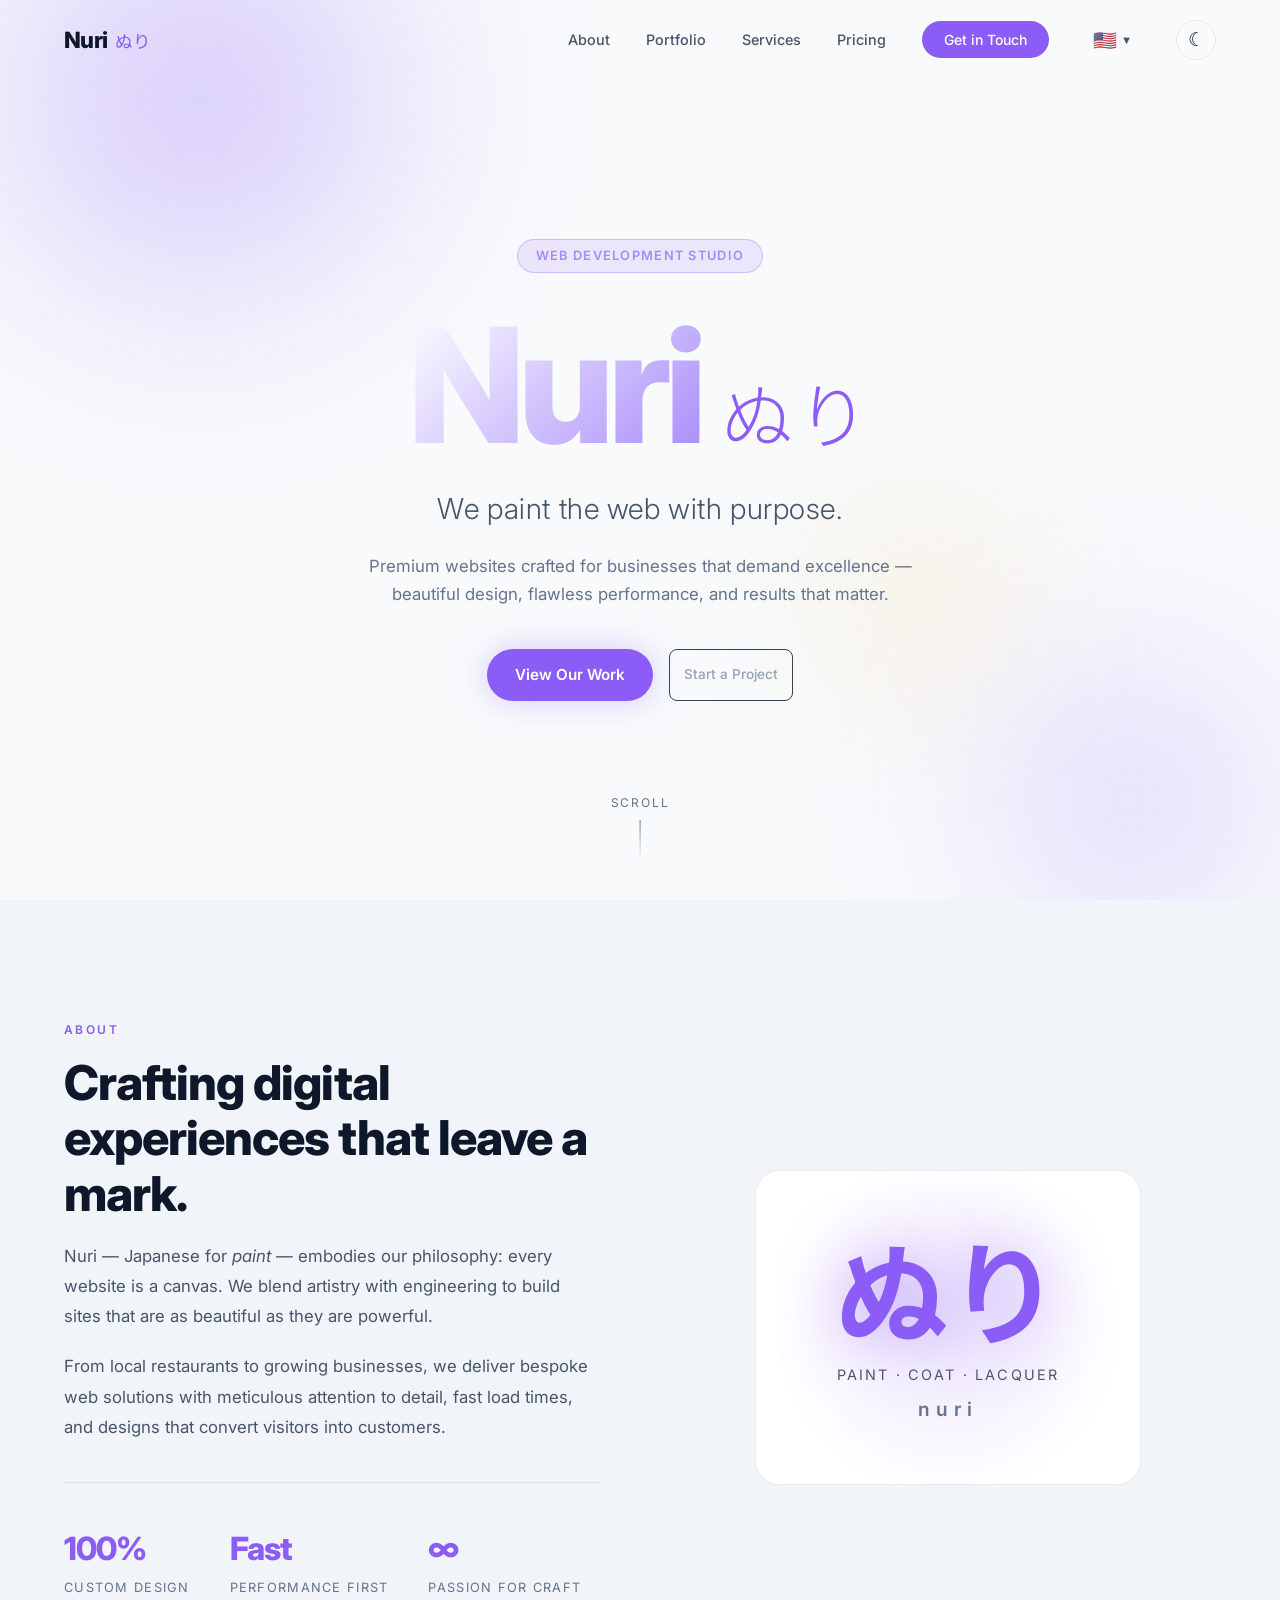
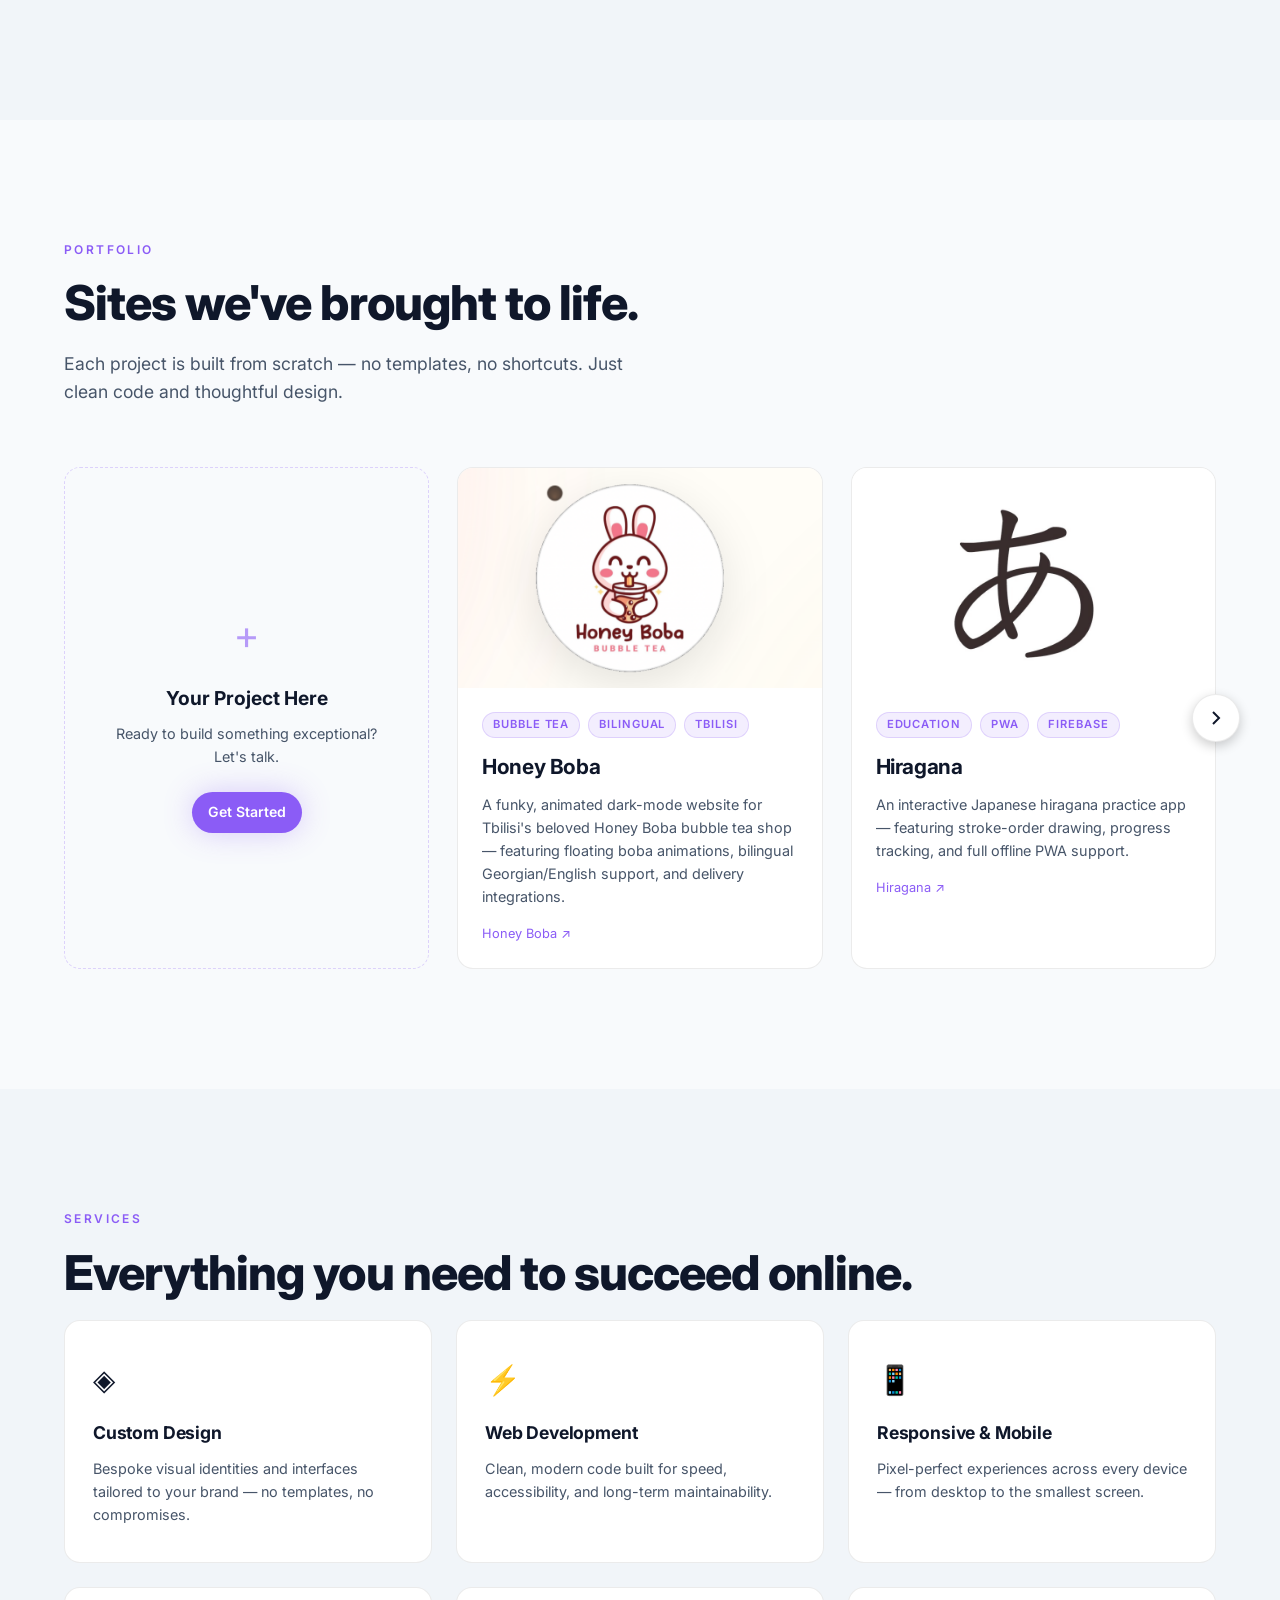
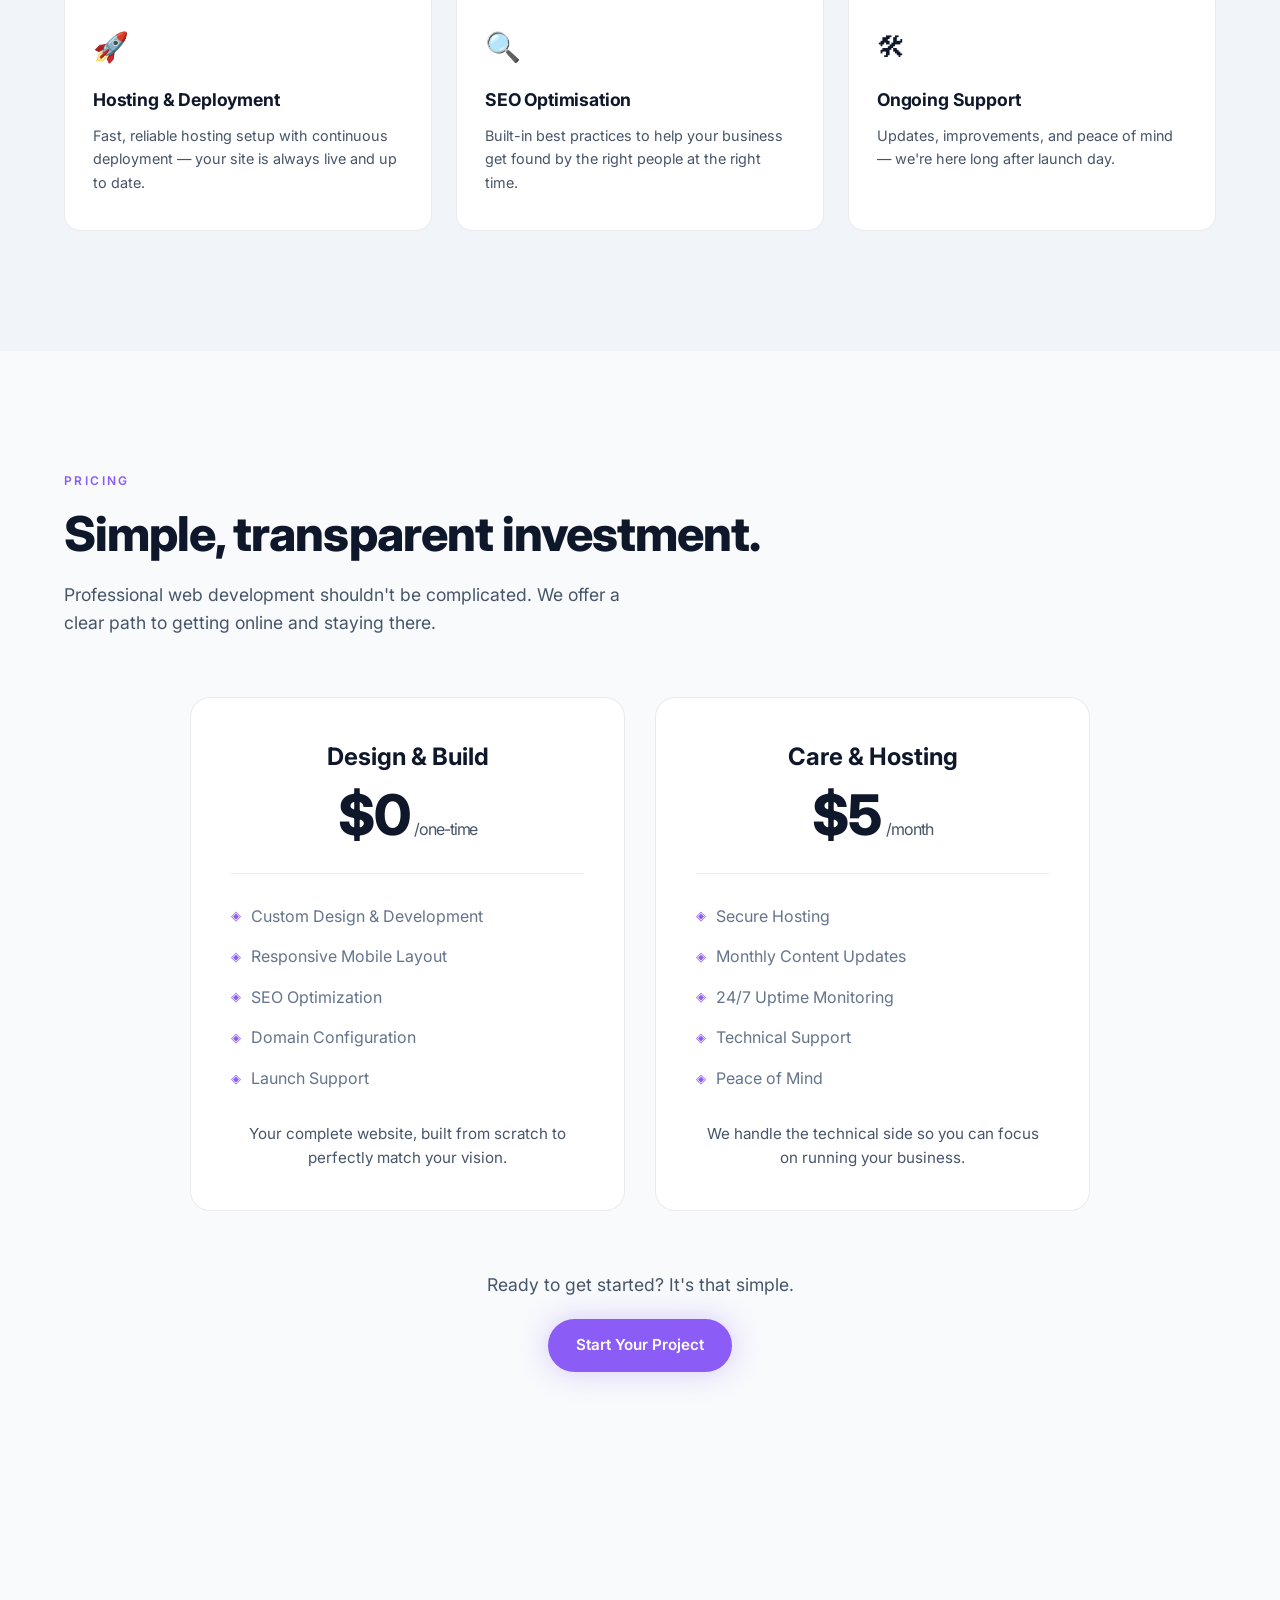
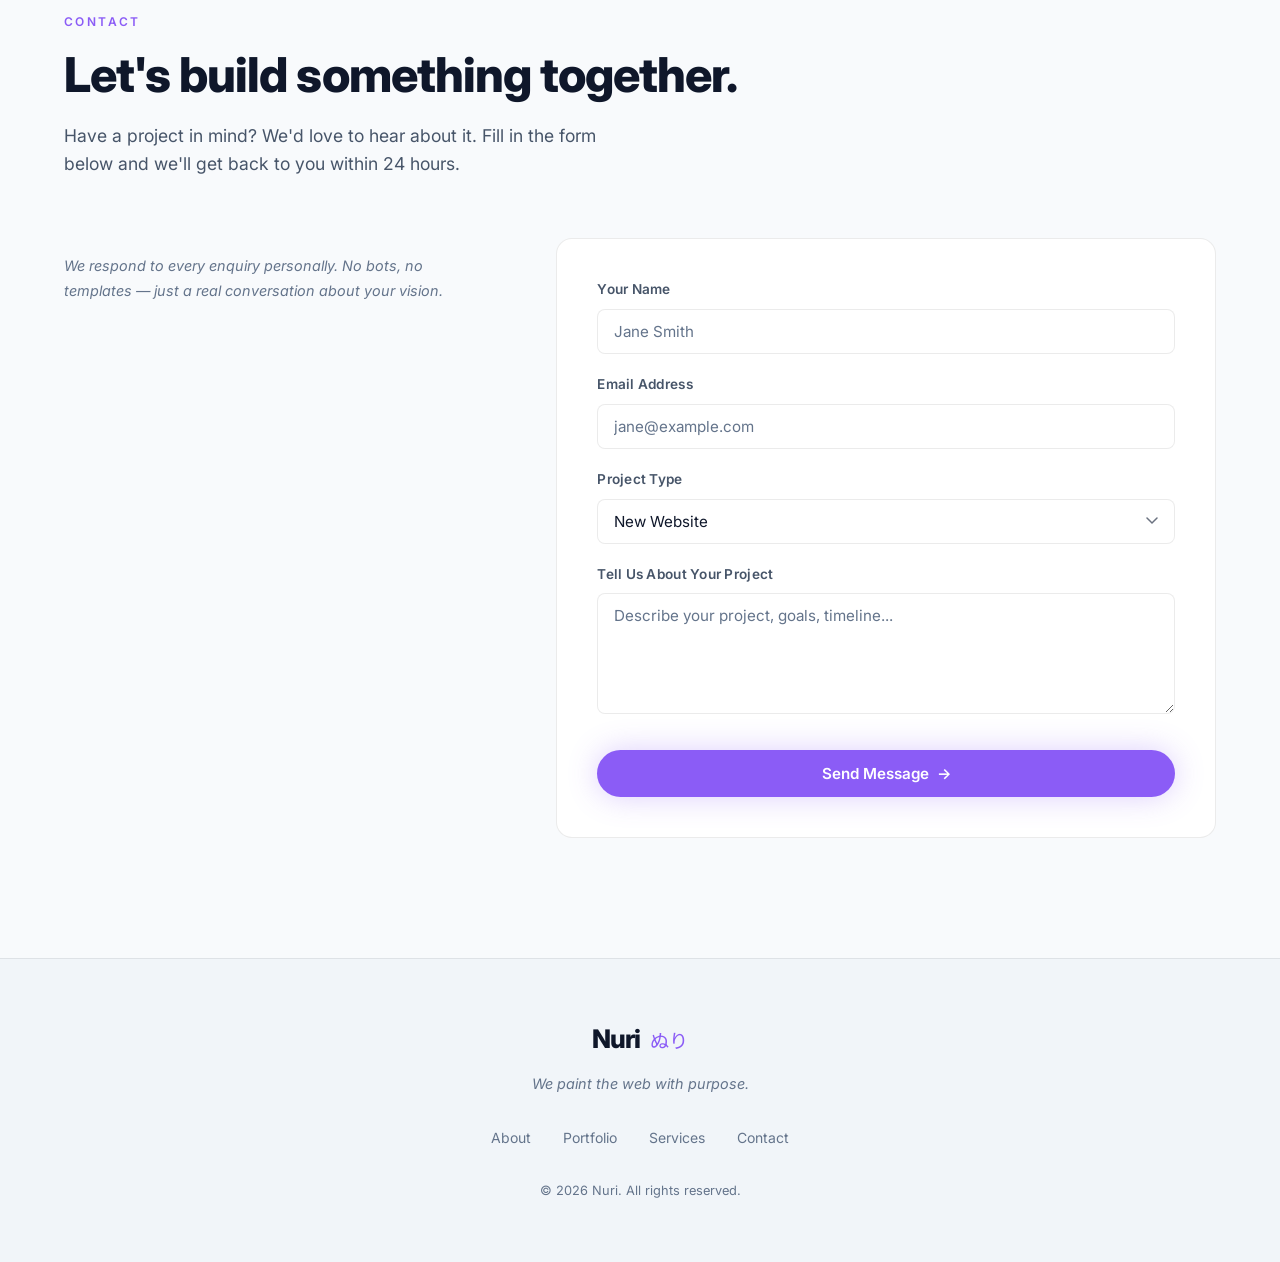
<file: en/index.html>
<!DOCTYPE html>
<html lang="en">

<head>
    <base href="/">
    <!-- Google tag (gtag.js) -->
    <script async src="https://www.googletagmanager.com/gtag/js?id=G-W6KYEJ23QR"></script>
    <script>
        window.dataLayer = window.dataLayer || [];
        function gtag() { dataLayer.push(arguments); }
        gtag('js', new Date());

        gtag('config', 'G-W6KYEJ23QR');
    </script>
    <meta charset="UTF-8" />
    <meta name="viewport" content="width=device-width, initial-scale=1.0" />
    <title>Nuri ぬり — Web Development</title>
    <meta name="description"
        content="Nuri ぬり is a premium web development studio crafting beautiful, high-performance websites for businesses that want to stand out." />
    <meta name="keywords"
        content="web development, studio, custom websites, professional web design, performance websites, Nuri" />
    <link rel="canonical" href="https://nuri.software/" />

    <!-- Open Graph / Facebook -->
    <meta property="og:type" content="website" />
    <meta property="og:url" content="https://nuri.software/" />
    <meta property="og:title" content="Nuri ぬり — Web Development" />
    <meta property="og:description"
        content="Nuri ぬり is a premium web development studio crafting beautiful, high-performance websites for businesses that want to stand out." />
    <meta property="og:image" content="https://nuri.software/img/og-image.png" />

    <!-- Twitter -->
    <meta property="twitter:card" content="summary_large_image" />
    <meta property="twitter:url" content="https://nuri.software/" />
    <meta property="twitter:title" content="Nuri ぬり — Web Development" />
    <meta property="twitter:description"
        content="Nuri ぬり is a premium web development studio crafting beautiful, high-performance websites for businesses that want to stand out." />
    <meta property="twitter:image" content="https://nuri.software/img/og-image.png" />

    <link rel="preconnect" href="https://fonts.googleapis.com" />
    <link rel="preconnect" href="https://fonts.gstatic.com" crossorigin />
    <link
        href="https://fonts.googleapis.com/css2?family=Inter:wght@300;400;500;600;700;800&family=Noto+Sans+JP:wght@300;400;700&display=swap"
        rel="stylesheet" />
    <link rel="icon" type="image/png" href="favicon.png">
    <link rel="stylesheet" href="styles.css" />

    <!-- Schema.org Data for AI Agents / Search Engines -->
    <script type="application/ld+json">
    {
      "@context": "https://schema.org",
      "@type": "ProfessionalService",
      "name": "Nuri Web Development",
      "url": "https://nuri.software/",
      "logo": "https://nuri.software/img/og-image.png",
      "image": "https://nuri.software/img/og-image.png",
      "description": "Nuri ぬり is a premium web development studio capable of engineering powerful, custom digital experiences of any scale—from landing pages to complex web applications and PWAs.",
      "priceRange": "$",
      "telephone": "",
      "email": "",
      "address": {
        "@type": "PostalAddress",
        "addressCountry": "Global"
      },
      "aggregateRating": {
        "@type": "AggregateRating",
        "ratingValue": "5",
        "reviewCount": "10"
      },
      "makesOffer": [
        {
          "@type": "Offer",
          "itemOffered": {
            "@type": "Service",
            "name": "Custom Engineering & Build",
            "description": "Complete bespoke engineering for websites, web apps, and digital platforms."
          },
          "price": "0",
          "priceCurrency": "USD"
        },
        {
          "@type": "Offer",
          "itemOffered": {
            "@type": "Service",
            "name": "Infrastructure & Maintenance",
            "description": "Continuous code updates, server management, and 24/7 technical support."
          },
          "price": "5",
          "priceCurrency": "USD"
        }
      ]
    }
    </script>
    <script>window.siteLang = "en";</script>
</head>

<body>

    <!-- Navigation -->
    <nav class="nav" id="nav">
        <div class="nav-inner">
            <a href="#hero" class="nav-logo">
                <span class="logo-en">Nuri</span>
                <span class="logo-jp">ぬり</span>
            </a>
            <button class="nav-toggle" id="navToggle" aria-label="Toggle menu"
                onclick="gtag('event', 'click', { 'event_category': 'Navigation', 'event_label': 'Mobile Menu Toggle' });">
                <span></span><span></span><span></span>
            </button>
            <ul class="nav-links" id="navLinks">
                <li><a href="#about">About</a></li>
                <li><a href="#portfolio">Portfolio</a></li>
                <li><a href="#services">Services</a></li>
                <li><a href="#pricing">Pricing</a></li>
                <li><a href="#contact" class="nav-cta"
                        onclick="gtag('event', 'click', { 'event_category': 'Navigation', 'event_label': 'Get in Touch' });">Get
                        in Touch</a></li>
                <li style="position: relative;" id="langDropdownContainer">
                    <button id="langToggle" class="lang-btn" aria-label="Select Language"
                        style="background:none; border:none; cursor:pointer; font-size:1.2rem; padding: 0.5rem; display: flex; align-items: center; gap: 4px;"
                        onclick="const m = document.getElementById('langMenu'); m.style.display = m.style.display === 'none' ? 'flex' : 'none';">
                        <span id="currentLangFlag">🇺🇸</span>
                        <span style="font-size: 0.7rem; color: var(--text-muted)">▼</span>
                    </button>
                    <ul id="langMenu"
                        style="display: none; position: absolute; top: 100%; right: 0; background: #ffffff; border: 1px solid #e2e2e2; border-radius: 8px; padding: 0.5rem; list-style: none; margin: 0; box-shadow: 0 4px 16px rgba(0,0,0,0.15); flex-direction: column; gap: 0.5rem; z-index: 99999; min-width: 120px;">
                        <li><a href="/en"
                                style="text-decoration: none; display: block; padding: 0.4rem; color: #1a1a2e; border-radius: 4px;"
                                onmouseover="this.style.background='#f3f0ff'"
                                onmouseout="this.style.background='transparent'">🇺🇸 English</a></li>
                        <li><a href="/ge"
                                style="text-decoration: none; display: block; padding: 0.4rem; color: #1a1a2e; border-radius: 4px;"
                                onmouseover="this.style.background='#f3f0ff'"
                                onmouseout="this.style.background='transparent'">🇬🇪 ქართული</a></li>
                        <li><a href="/es"
                                style="text-decoration: none; display: block; padding: 0.4rem; color: #1a1a2e; border-radius: 4px;"
                                onmouseover="this.style.background='#f3f0ff'"
                                onmouseout="this.style.background='transparent'">🇪🇸 Español</a></li>
                    </ul>
                </li>
                <li>
                    <button id="themeToggle" class="theme-toggle" aria-label="Toggle dark mode"
                        onclick="gtag('event', 'click', { 'event_category': 'Theme', 'event_label': 'Dark Mode Toggle' });">
                        <span class="theme-icon-light">☀</span>
                        <span class="theme-icon-dark">☾</span>
                    </button>
                </li>
            </ul>
        </div>
    </nav>

    <main>
        <!-- Hero -->
        <section class="hero" id="hero">
            <div class="hero-bg">
                <div class="hero-orb orb-1"></div>
                <div class="hero-orb orb-2"></div>
                <div class="hero-orb orb-3"></div>
            </div>
            <div class="hero-content">
                <div class="hero-badge reveal">Web Development Studio</div>
                <h1 class="hero-title reveal">
                    <span class="title-en">Nuri</span>
                    <span class="title-jp">ぬり</span>
                </h1>
                <p class="hero-tagline reveal">We paint the web with purpose.</p>
                <p class="hero-sub reveal">Premium websites crafted for businesses that demand excellence — beautiful
                    design, flawless performance, and results that matter.</p>
                <div class="hero-actions reveal">
                    <a href="#portfolio" class="btn btn-primary"
                        onclick="gtag('event', 'click', { 'event_category': 'Hero', 'event_label': 'View Our Work' });">View
                        Our Work</a>
                    <a href="#contact" class="btn btn-ghost"
                        onclick="gtag('event', 'click', { 'event_category': 'Hero', 'event_label': 'Start a Project' });">Start
                        a Project</a>
                </div>
            </div>
            <div class="hero-scroll-hint">
                <span>Scroll</span>
                <div class="scroll-line"></div>
            </div>
        </section>

        <!-- About -->
        <section class="about section" id="about">
            <div class="container">
                <div class="section-label reveal">About</div>
                <div class="about-grid">
                    <div class="about-text">
                        <h2 class="section-title reveal">Crafting digital experiences that leave a mark.</h2>
                        <p class="reveal">Nuri — Japanese for <em>paint</em> — embodies our philosophy: every website is
                            a
                            canvas. We blend artistry with engineering to build sites that are as beautiful as they are
                            powerful.</p>
                        <p class="reveal">From local restaurants to growing businesses, we deliver bespoke web solutions
                            with meticulous attention to detail, fast load times, and designs that convert visitors into
                            customers.</p>
                        <div class="about-stats reveal">
                            <div class="stat">
                                <span class="stat-num">100%</span>
                                <span class="stat-label">Custom Design</span>
                            </div>
                            <div class="stat">
                                <span class="stat-num">Fast</span>
                                <span class="stat-label">Performance First</span>
                            </div>
                            <div class="stat">
                                <span class="stat-num">∞</span>
                                <span class="stat-label">Passion for Craft</span>
                            </div>
                        </div>
                    </div>
                    <div class="about-visual reveal">
                        <div class="kanji-card">
                            <div class="kanji-char">ぬり</div>
                            <div class="kanji-meaning">paint · coat · lacquer</div>
                            <div class="kanji-romaji">nuri</div>
                        </div>
                    </div>
                </div>
            </div>
        </section>

        <!-- Portfolio -->
        <section class="portfolio section" id="portfolio">
            <div class="container">
                <div class="section-label reveal">Portfolio</div>
                <h2 class="section-title reveal">Sites we've brought to life.</h2>
                <p class="section-sub reveal">Each project is built from scratch — no templates, no shortcuts. Just
                    clean
                    code and thoughtful design.</p>
                <div class="portfolio-carousel-wrapper">
                    <button class="carousel-btn carousel-prev" aria-label="Previous portfolio items" id="portfolioPrev">
                        <svg width="24" height="24" viewBox="0 0 24 24" fill="none" stroke="currentColor"
                            stroke-width="2">
                            <path d="M15 18l-6-6 6-6" />
                        </svg>
                    </button>
                    <div class="portfolio-grid" id="portfolioGrid">
                        <!-- Placeholder card -->
                        <a href="#contact" class="portfolio-card portfolio-card-cta reveal"
                            onclick="gtag('event', 'click', { 'event_category': 'Portfolio', 'event_label': 'Get Started CTA Card' });">
                            <div class="card-cta-inner">
                                <div class="card-cta-icon">+</div>
                                <h3>Your Project Here</h3>
                                <p>Ready to build something exceptional? Let's talk.</p>
                                <span class="btn btn-primary btn-sm">Get Started</span>
                            </div>
                        </a>

                        <a href="https://nurihq.github.io/honey-boba/" target="_blank" rel="noopener"
                            class="portfolio-card reveal" id="card-honeyboba">
                            <div class="card-image-wrap">
                                <div class="card-image">
                                    <img src="img/portfolio/honeyboba.png" alt="Honey Boba Website" class="project-shot"
                                        loading="lazy">
                                    <div class="card-overlay">
                                        <span class="card-visit-btn">Visit Site ↗</span>
                                    </div>
                                </div>
                            </div>
                            <div class="card-body">
                                <div class="card-tags">
                                    <span class="tag">Bubble Tea</span>
                                    <span class="tag">Bilingual</span>
                                    <span class="tag">Tbilisi</span>
                                </div>
                                <h3 class="card-title">Honey Boba</h3>
                                <p class="card-desc">A funky, animated dark-mode website for Tbilisi's beloved Honey
                                    Boba bubble tea shop — featuring floating boba animations, bilingual
                                    Georgian/English support, and delivery integrations.</p>
                                <span class="card-link">
                                    Honey Boba <span class="link-arrow">↗</span>
                                </span>
                            </div>
                        </a>

                        <a href="https://hiragana.site" target="_blank" rel="noopener" class="portfolio-card reveal"
                            id="card-hiragana">
                            <div class="card-image-wrap">
                                <div class="card-image">
                                    <img src="img/portfolio/hiragana.png" alt="Hiragana Practice App"
                                        class="project-shot" loading="lazy">
                                    <div class="card-overlay">
                                        <span class="card-visit-btn">Visit Site ↗</span>
                                    </div>
                                </div>
                            </div>
                            <div class="card-body">
                                <div class="card-tags">
                                    <span class="tag">Education</span>
                                    <span class="tag">PWA</span>
                                    <span class="tag">Firebase</span>
                                </div>
                                <h3 class="card-title">Hiragana</h3>
                                <p class="card-desc">An interactive Japanese hiragana practice app — featuring
                                    stroke-order
                                    drawing, progress tracking, and full offline PWA support.</p>
                                <span class="card-link">
                                    Hiragana <span class="link-arrow">↗</span>
                                </span>
                            </div>
                        </a>

                        <a href="https://nurihq.github.io/mao-bubble-tea/" target="_blank" rel="noopener"
                            class="portfolio-card reveal" id="card-mao">
                            <div class="card-image-wrap">
                                <div class="card-image">
                                    <img src="img/portfolio/mao.png" alt="Mao Bubble Tea Website" class="project-shot"
                                        loading="lazy">
                                    <div class="card-overlay">
                                        <span class="card-visit-btn">Visit Site ↗</span>
                                    </div>
                                </div>
                            </div>
                            <div class="card-body">
                                <div class="card-tags">
                                    <span class="tag">Bubble Tea</span>
                                    <span class="tag">Cute</span>
                                    <span class="tag">Animations</span>
                                </div>
                                <h3 class="card-title">Mao Bubble Tea</h3>
                                <p class="card-desc">A super cute, fun, and funky website for Tbilisi's premier bubble
                                    tea
                                    shop
                                    — featuring playful animations and vibrant design.</p>
                                <span class="card-link">
                                    Mao Bubble Tea <span class="link-arrow">↗</span>
                                </span>
                            </div>
                        </a>

                        <a href="https://nurihq.github.io/but-first-cacao/" target="_blank" rel="noopener"
                            class="portfolio-card reveal" id="card-butfirstcacao">
                            <div class="card-image-wrap">
                                <div class="card-image">
                                    <img src="img/portfolio/butfirstcacao.png" alt="But First Cacao Website"
                                        class="project-shot" loading="lazy">
                                    <div class="card-overlay">
                                        <span class="card-visit-btn">Visit Site ↗</span>
                                    </div>
                                </div>
                            </div>
                            <div class="card-body">
                                <div class="card-tags">
                                    <span class="tag">Cacao Bar</span>
                                    <span class="tag">Bilingual</span>
                                    <span class="tag">Tbilisi</span>
                                </div>
                                <h3 class="card-title">But First Cacao</h3>
                                <p class="card-desc">A premium bilingual website for Tbilisi's specialty
                                    bean-to-bar cacao bar — featuring signature cacao drinks, playful cat
                                    mascot branding, and a warm chocolate aesthetic.</p>
                                <span class="card-link">
                                    But First Cacao <span class="link-arrow">↗</span>
                                </span>
                            </div>
                        </a>

                        <!-- <a href="https://nurihq.github.io/los-amigos/" target="_blank" rel="noopener"
                            class="portfolio-card reveal" id="card-losamigos">
                            <div class="card-image-wrap">
                                <div class="card-image">
                                    <img src="img/portfolio/losamigos.png" alt="Los Amigos Website" class="project-shot"
                                        loading="lazy">
                                    <div class="card-overlay">
                                        <span class="card-visit-btn">Visit Site ↗</span>
                                    </div>
                                </div>
                            </div>
                            <div class="card-body">
                                <div class="card-tags">
                                    <span class="tag">Mexican</span>
                                    <span class="tag">Bilingual</span>
                                    <span class="tag">Tbilisi</span>
                                </div>
                                <h3 class="card-title">Los Amigos</h3>
                                <p class="card-desc">A fun, vibrant, light-themed bilingual website for a popular
                                    Mexican restaurant in Tbilisi — featuring a seamless Wolt menu integration.</p>
                                <span class="card-link">
                                    Los Amigos <span class="link-arrow">↗</span>
                                </span>
                            </div>
                        </a> -->

                        <a href="https://nurihq.github.io/margaliti-collection/" target="_blank" rel="noopener"
                            class="portfolio-card reveal" id="card-margaliti">
                            <div class="card-image-wrap">
                                <div class="card-image">
                                    <img src="img/portfolio/margaliti.png" alt="Margaliti Collection Website"
                                        class="project-shot" loading="lazy">
                                    <div class="card-overlay">
                                        <span class="card-visit-btn">Visit Site ↗</span>
                                    </div>
                                </div>
                            </div>
                            <div class="card-body">
                                <div class="card-tags">
                                    <span class="tag">Cheese Bar</span>
                                    <span class="tag">Bilingual</span>
                                    <span class="tag">Tbilisi</span>
                                </div>
                                <h3 class="card-title">Margaliti Collection</h3>
                                <p class="card-desc">A premium bilingual website for Tbilisi's boutique Cheese Bar &amp;
                                    More
                                    — featuring artisan cheeses, delivery links, and a rich editorial design.</p>
                                <span class="card-link">
                                    Margaliti Collection <span class="link-arrow">↗</span>
                                </span>
                            </div>
                        </a>

                        <!-- <a href="https://nurihq.github.io/stop-smoking-sakartvelo/" target="_blank" rel="noopener"
                            class="portfolio-card reveal" id="card-stopsmoking">
                            <div class="card-image-wrap">
                                <div class="card-image">
                                    <img src="img/portfolio/stopsmoking.png" alt="Stop Smoking Sakartvelo Website"
                                        class="project-shot" loading="lazy">
                                    <div class="card-overlay">
                                        <span class="card-visit-btn">Visit Site ↗</span>
                                    </div>
                                </div>
                            </div>
                            <div class="card-body">
                                <div class="card-tags">
                                    <span class="tag">Landing Page</span>
                                    <span class="tag">Campaign</span>
                                    <span class="tag">Animations</span>
                                </div>
                                <h3 class="card-title">Stop Smoking Sakartvelo</h3>
                                <p class="card-desc">An emotionally impactful, cinematic single-page campaign aimed at
                                    helping youth find their purpose and quit smoking.</p>
                                <span class="card-link">
                                    Stop Smoking Sakartvelo <span class="link-arrow">↗</span>
                                </span>
                            </div>
                        </a> -->

                        <!-- <a href="https://nurihq.github.io/castaways-cafe" target="_blank" rel="noopener"
                            class="portfolio-card reveal" id="card-castaways">
                            <div class="card-image-wrap">
                                <div class="card-image">
                                    <img src="img/portfolio/castaways.png" alt="Castaways Cafe Website"
                                        class="project-shot" loading="lazy">
                                    <div class="card-overlay">
                                        <span class="card-visit-btn">Visit Site ↗</span>
                                    </div>
                                </div>
                            </div>
                            <div class="card-body">
                                <div class="card-tags">
                                    <span class="tag">Restaurant</span>
                                    <span class="tag">React</span>
                                    <span class="tag">Vite</span>
                                </div>
                                <h3 class="card-title">Castaways Cafe</h3>
                                <p class="card-desc">A vibrant, full-featured website for a beloved local cafe —
                                    featuring
                                    an
                                    interactive menu, gallery, and seamless online presence.</p>
                                <span class="card-link">
                                    Castaways Cafe <span class="link-arrow">↗</span>
                                </span>
                            </div>
                        </a> -->

                        <!-- <a href="https://nurihq.github.io/katie-cakes" target="_blank" rel="noopener"
                            class="portfolio-card reveal" id="card-katie">
                            <div class="card-image-wrap">
                                <div class="card-image">
                                    <img src="img/portfolio/katiecakes.png" alt="Katie Cakes Website"
                                        class="project-shot" loading="lazy">
                                    <div class="card-overlay">
                                        <span class="card-visit-btn">Visit Site ↗</span>
                                    </div>
                                </div>
                            </div>
                            <div class="card-body">
                                <div class="card-tags">
                                    <span class="tag">Bakery</span>
                                    <span class="tag">HTML</span>
                                    <span class="tag">CSS</span>
                                </div>
                                <h3 class="card-title">Katie Cakes</h3>
                                <p class="card-desc">A warm, elegant website for a boutique cake studio — showcasing
                                    their
                                    beautiful creations and making it easy for customers to get in touch.</p>
                                <span class="card-link">
                                    Katie Cakes <span class="link-arrow">↗</span>
                                </span>
                            </div>
                        </a> -->

                        <a href="https://katakana.site" target="_blank" rel="noopener" class="portfolio-card reveal"
                            id="card-katakana">
                            <div class="card-image-wrap">
                                <div class="card-image">
                                    <img src="img/portfolio/katakana.png" alt="Katakana Practice App"
                                        class="project-shot" loading="lazy">
                                    <div class="card-overlay">
                                        <span class="card-visit-btn">Visit Site ↗</span>
                                    </div>
                                </div>
                            </div>
                            <div class="card-body">
                                <div class="card-tags">
                                    <span class="tag">Education</span>
                                    <span class="tag">PWA</span>
                                    <span class="tag">Firebase</span>
                                </div>
                                <h3 class="card-title">Katakana</h3>
                                <p class="card-desc">A companion app to Hiragana.site for mastering katakana — with the
                                    same
                                    polished practice experience and cloud-synced progress.</p>
                                <span class="card-link">
                                    Katakana <span class="link-arrow">↗</span>
                                </span>
                            </div>
                        </a>

                        <!-- <a href="https://nurihq.github.io/warren-cafe/" target="_blank" rel="noopener"
                            class="portfolio-card reveal" id="card-warren">
                            <div class="card-image-wrap">
                                <div class="card-image">
                                    <img src="img/portfolio/warren.png" alt="Warren Cafe Website" class="project-shot"
                                        loading="lazy">
                                    <div class="card-overlay">
                                        <span class="card-visit-btn">Visit Site ↗</span>
                                    </div>
                                </div>
                            </div>
                            <div class="card-body">
                                <div class="card-tags">
                                    <span class="tag">Cafe</span>
                                    <span class="tag">Brunch</span>
                                    <span class="tag">Bilingual</span>
                                </div>
                                <h3 class="card-title">Warren Cafe & Brunch</h3>
                                <p class="card-desc">A premium bilingual website for a beloved Buenos Aires brunch café
                                    —
                                    featuring the menu, delivery links, and two locations in Palermo & Recoleta.</p>
                                <span class="card-link">
                                    Warren Cafe & Brunch <span class="link-arrow">↗</span>
                                </span>
                            </div>
                        </a> -->

                        <!-- <a href="https://nurihq.github.io/myboba/" target="_blank" rel="noopener"
                            class="portfolio-card reveal" id="card-myboba">
                            <div class="card-image-wrap">
                                <div class="card-image">
                                    <img src="img/portfolio/myboba.png" alt="MyBoba Website" class="project-shot"
                                        loading="lazy">
                                    <div class="card-overlay">
                                        <span class="card-visit-btn">Visit Site ↗</span>
                                    </div>
                                </div>
                            </div>
                            <div class="card-body">
                                <div class="card-tags">
                                    <span class="tag">Bubble Tea</span>
                                    <span class="tag">Premium</span>
                                    <span class="tag">Bilingual</span>
                                </div>
                                <h3 class="card-title">MyBoba</h3>
                                <p class="card-desc">A premium, beautifully designed bilingual website for a popular
                                    Tbilisi bubble tea shop, featuring their signature menu and Wolt integrations.</p>
                                <span class="card-link">
                                    MyBoba <span class="link-arrow">↗</span>
                                </span>
                            </div>
                        </a> -->

                        <!-- <a href="https://nurihq.github.io/berytus/" target="_blank" rel="noopener"
                            class="portfolio-card reveal" id="card-berytus">
                            <div class="card-image-wrap">
                                <div class="card-image">
                                    <img src="img/portfolio/berytus.png" alt="Berytus Website" class="project-shot"
                                        loading="lazy">
                                    <div class="card-overlay">
                                        <span class="card-visit-btn">Visit Site ↗</span>
                                    </div>
                                </div>
                            </div>
                            <div class="card-body">
                                <div class="card-tags">
                                    <span class="tag">Restaurant</span>
                                    <span class="tag">Lebanese</span>
                                    <span class="tag">Bilingual</span>
                                </div>
                                <h3 class="card-title">Berytus</h3>
                                <p class="card-desc">A premium, highly aesthetic bilingual webapp for Berytus — bringing
                                    authentic Lebanese taste to Tbilisi.</p>
                                <span class="card-link">
                                    Berytus <span class="link-arrow">↗</span>
                                </span>
                            </div>
                        </a> -->




                    </div>
                    <button class="carousel-btn carousel-next" aria-label="Next portfolio items" id="portfolioNext">
                        <svg width="24" height="24" viewBox="0 0 24 24" fill="none" stroke="currentColor"
                            stroke-width="2">
                            <path d="M9 18l6-6-6-6" />
                        </svg>
                    </button>
                </div>
        </section>

        <!-- Services -->
        <section class="services section" id="services">
            <div class="container">
                <div class="section-label reveal">Services</div>
                <h2 class="section-title reveal">Everything you need to succeed online.</h2>
                <div class="services-grid">
                    <div class="service-card reveal">
                        <div class="service-icon">◈</div>
                        <h3>Custom Design</h3>
                        <p>Bespoke visual identities and interfaces tailored to your brand — no templates, no
                            compromises.
                        </p>
                    </div>
                    <div class="service-card reveal">
                        <div class="service-icon">⚡</div>
                        <h3>Web Development</h3>
                        <p>Clean, modern code built for speed, accessibility, and long-term maintainability.</p>
                    </div>
                    <div class="service-card reveal">
                        <div class="service-icon">📱</div>
                        <h3>Responsive &amp; Mobile</h3>
                        <p>Pixel-perfect experiences across every device — from desktop to the smallest screen.</p>
                    </div>
                    <div class="service-card reveal">
                        <div class="service-icon">🚀</div>
                        <h3>Hosting &amp; Deployment</h3>
                        <p>Fast, reliable hosting setup with continuous deployment — your site is always live and up to
                            date.</p>
                    </div>
                    <div class="service-card reveal">
                        <div class="service-icon">🔍</div>
                        <h3>SEO Optimisation</h3>
                        <p>Built-in best practices to help your business get found by the right people at the right
                            time.
                        </p>
                    </div>
                    <div class="service-card reveal">
                        <div class="service-icon">🛠</div>
                        <h3>Ongoing Support</h3>
                        <p>Updates, improvements, and peace of mind — we're here long after launch day.</p>
                    </div>
                </div>
            </div>
        </section>

        <!-- Pricing -->
        <section class="pricing section" id="pricing">
            <div class="container">
                <div class="section-label reveal">Pricing</div>
                <h2 class="section-title reveal">Simple, transparent investment.</h2>
                <p class="section-sub reveal">Professional web development shouldn't be complicated. We offer a clear
                    path
                    to
                    getting online and staying there.</p>

                <div class="pricing-grid reveal">
                    <!-- Creation -->
                    <a href="#contact" class="pricing-card main-card"
                        style="text-decoration: none; color: inherit; display: block;"
                        onclick="gtag('event', 'click', { 'event_category': 'Pricing', 'event_label': 'Design & Build Card' });">
                        <div class="pricing-header">
                            <h3>Design & Build</h3>
                            <div class="price">$0<span class="period">/one-time</span></div>
                        </div>
                        <ul class="pricing-features">
                            <li><span>◈</span> Custom Design & Development</li>
                            <li><span>◈</span> Responsive Mobile Layout</li>
                            <li><span>◈</span> SEO Optimization</li>
                            <li><span>◈</span> Domain Configuration</li>
                            <li><span>◈</span> Launch Support</li>
                        </ul>
                        <p class="pricing-desc">Your complete website, built from scratch to perfectly match your
                            vision.
                        </p>
                    </a>

                    <!-- Maintenance -->
                    <a href="#contact" class="pricing-card"
                        style="text-decoration: none; color: inherit; display: block;"
                        onclick="gtag('event', 'click', { 'event_category': 'Pricing', 'event_label': 'Care & Hosting Card' });">
                        <div class="pricing-header">
                            <h3>Care & Hosting</h3>
                            <div class="price">$5<span class="period">/month</span></div>
                        </div>
                        <ul class="pricing-features">
                            <li><span>◈</span> Secure Hosting</li>
                            <li><span>◈</span> Monthly Content Updates</li>
                            <li><span>◈</span> 24/7 Uptime Monitoring</li>
                            <li><span>◈</span> Technical Support</li>
                            <li><span>◈</span> Peace of Mind</li>
                        </ul>
                        <p class="pricing-desc">We handle the technical side so you can focus on running your business.
                        </p>
                    </a>
                </div>

                <div class="pricing-cta reveal">
                    <p>Ready to get started? It's that simple.</p>
                    <a href="#contact" class="btn btn-primary"
                        onclick="gtag('event', 'click', { 'event_category': 'Pricing', 'event_label': 'Start Your Project' });">Start
                        Your Project</a>
                </div>
            </div>
        </section>

        <!-- Contact -->
        <section class="contact section">
            <div class="container">
                <div class="section-label reveal">Contact</div>
                <h2 class="section-title reveal">Let's build something together.</h2>
                <p class="section-sub reveal">Have a project in mind? We'd love to hear about it. Fill in the form below
                    and
                    we'll get back to you within 24 hours.</p>
                <div class="contact-grid" id="contact">
                    <div class="contact-info reveal">
                        <div class="contact-tagline" style="border-top: none; padding-top: 0;">
                            <p>We respond to every enquiry personally. No bots, no templates — just a real conversation
                                about your vision.</p>
                        </div>
                    </div>
                    <form class="contact-form reveal" id="contactForm"
                        action="https://5osdsd7re7htcmddembdmucjv40ikqlo.lambda-url.us-east-1.on.aws/" method="POST">
                        <div class="form-group">
                            <label for="name">Your Name</label>
                            <input type="text" id="name" name="name" placeholder="Jane Smith" required />
                        </div>
                        <div class="form-group">
                            <label for="email">Email Address</label>
                            <input type="email" id="email" name="email" placeholder="jane@example.com" required />
                        </div>
                        <div class="form-group">
                            <label for="subject">Project Type</label>
                            <select id="subject" name="subject">
                                <option value="">Select a service...</option>
                                <option value="new-website" selected>New Website</option>
                                <option value="redesign">Website Redesign</option>
                                <option value="ecommerce">E-Commerce</option>
                                <option value="other">Other</option>
                            </select>
                        </div>
                        <div class="form-group">
                            <label for="message">Tell Us About Your Project</label>
                            <textarea id="message" name="message" rows="5"
                                placeholder="Describe your project, goals, timeline..." required></textarea>
                        </div>

                        <!-- HONEYPOT (Anti-Spam) -->
                        <div style="display:none;" aria-hidden="true">
                            <label for="website_url">Leave this field blank</label>
                            <input type="text" name="website_url" id="website_url" tabindex="-1" autocomplete="off" />
                        </div>

                        <!-- Website Identifier -->
                        <input type="hidden" name="domain" value="nuri.software" />

                        <!-- Redirection after success -->
                        <input type="hidden" name="_redirect" value="https://nuri.software/#success" />

                        <input type="hidden" name="_subject" value="New project enquiry from Nuri website" />

                        <button type="submit" class="btn btn-primary btn-full" id="submitBtn"
                            onclick="gtag('event', 'click', { 'event_category': 'Contact', 'event_label': 'Submit Form' });">
                            <span class="btn-text">Send Message</span>
                            <span class="btn-icon">→</span>
                        </button>
                        <div class="form-success" id="formSuccess">
                            <span>✓</span> Thanks! We'll be in touch within 24 hours.
                        </div>
                    </form>
                </div>
            </div>
        </section>
    </main>

    <!-- Success Modal -->
    <div id="successModal" class="modal-overlay hidden">
        <div class="modal-content">
            <button id="closeModal" class="close-btn" aria-label="Close">&times;</button>
            <div style="font-size: 3rem; margin-bottom: 16px;">✨</div>
            <h3 style="font-size: 1.5rem; font-weight: 600; margin-bottom: 8px;">Message Sent!</h3>
            <p style="color: var(--text-muted); margin-bottom: 24px; line-height: 1.5;">
                Thanks for reaching out! We'll be in touch with you shortly.
            </p>
            <button class="btn btn-primary" style="width: 100%;"
                onclick="document.getElementById('successModal').classList.add('hidden')">
                Continue
            </button>
        </div>
    </div>

    <!-- Footer -->
    <footer class="footer">
        <div class="container">
            <div class="footer-inner">
                <div class="footer-brand">
                    <span class="logo-en">Nuri</span>
                    <span class="logo-jp">ぬり</span>
                </div>
                <p class="footer-tagline">We paint the web with purpose.</p>
                <div class="footer-links">
                    <a href="#about">About</a>
                    <a href="#portfolio">Portfolio</a>
                    <a href="#services">Services</a>
                    <a href="#contact">Contact</a>
                </div>
                <p class="footer-copy">© 2026 Nuri. All rights reserved.</p>
            </div>
        </div>
    </footer>

    <script src="nuri-core.js?v=2.1"></script>
</body>

</html>
</file>
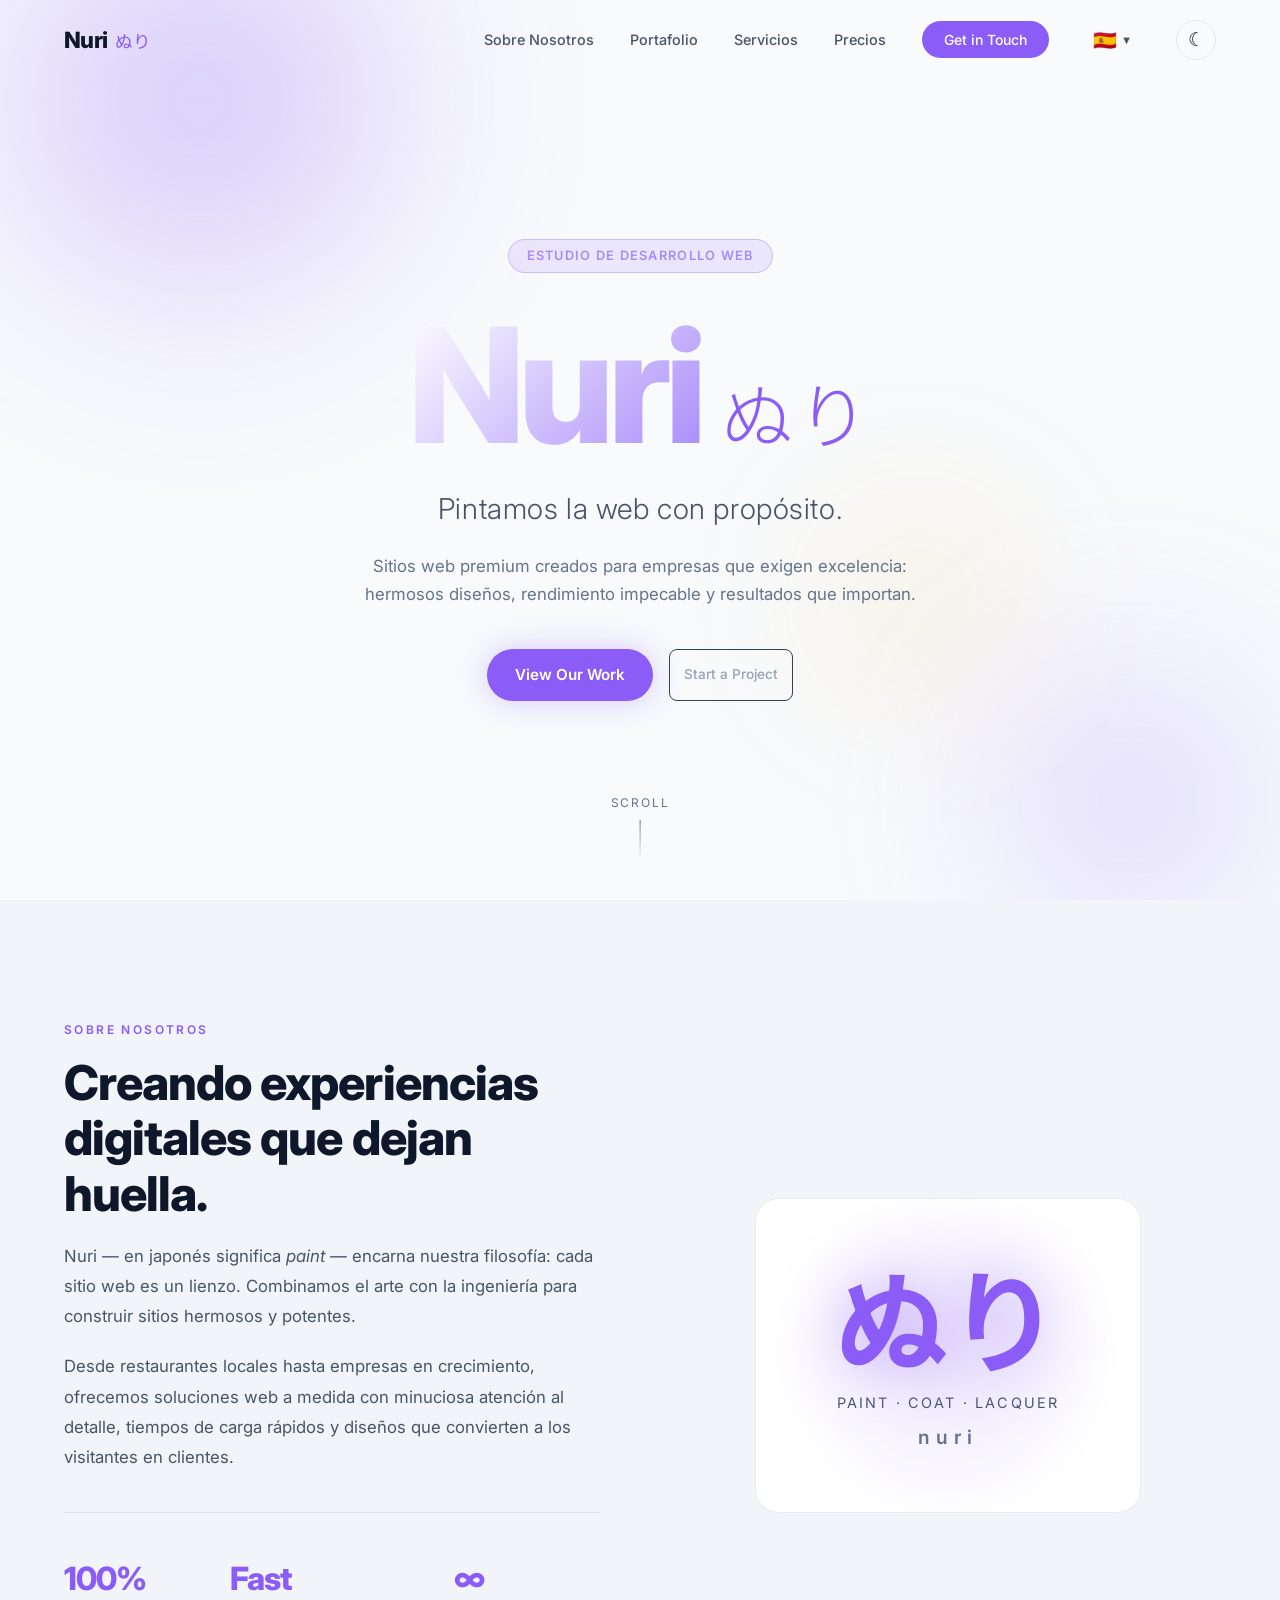
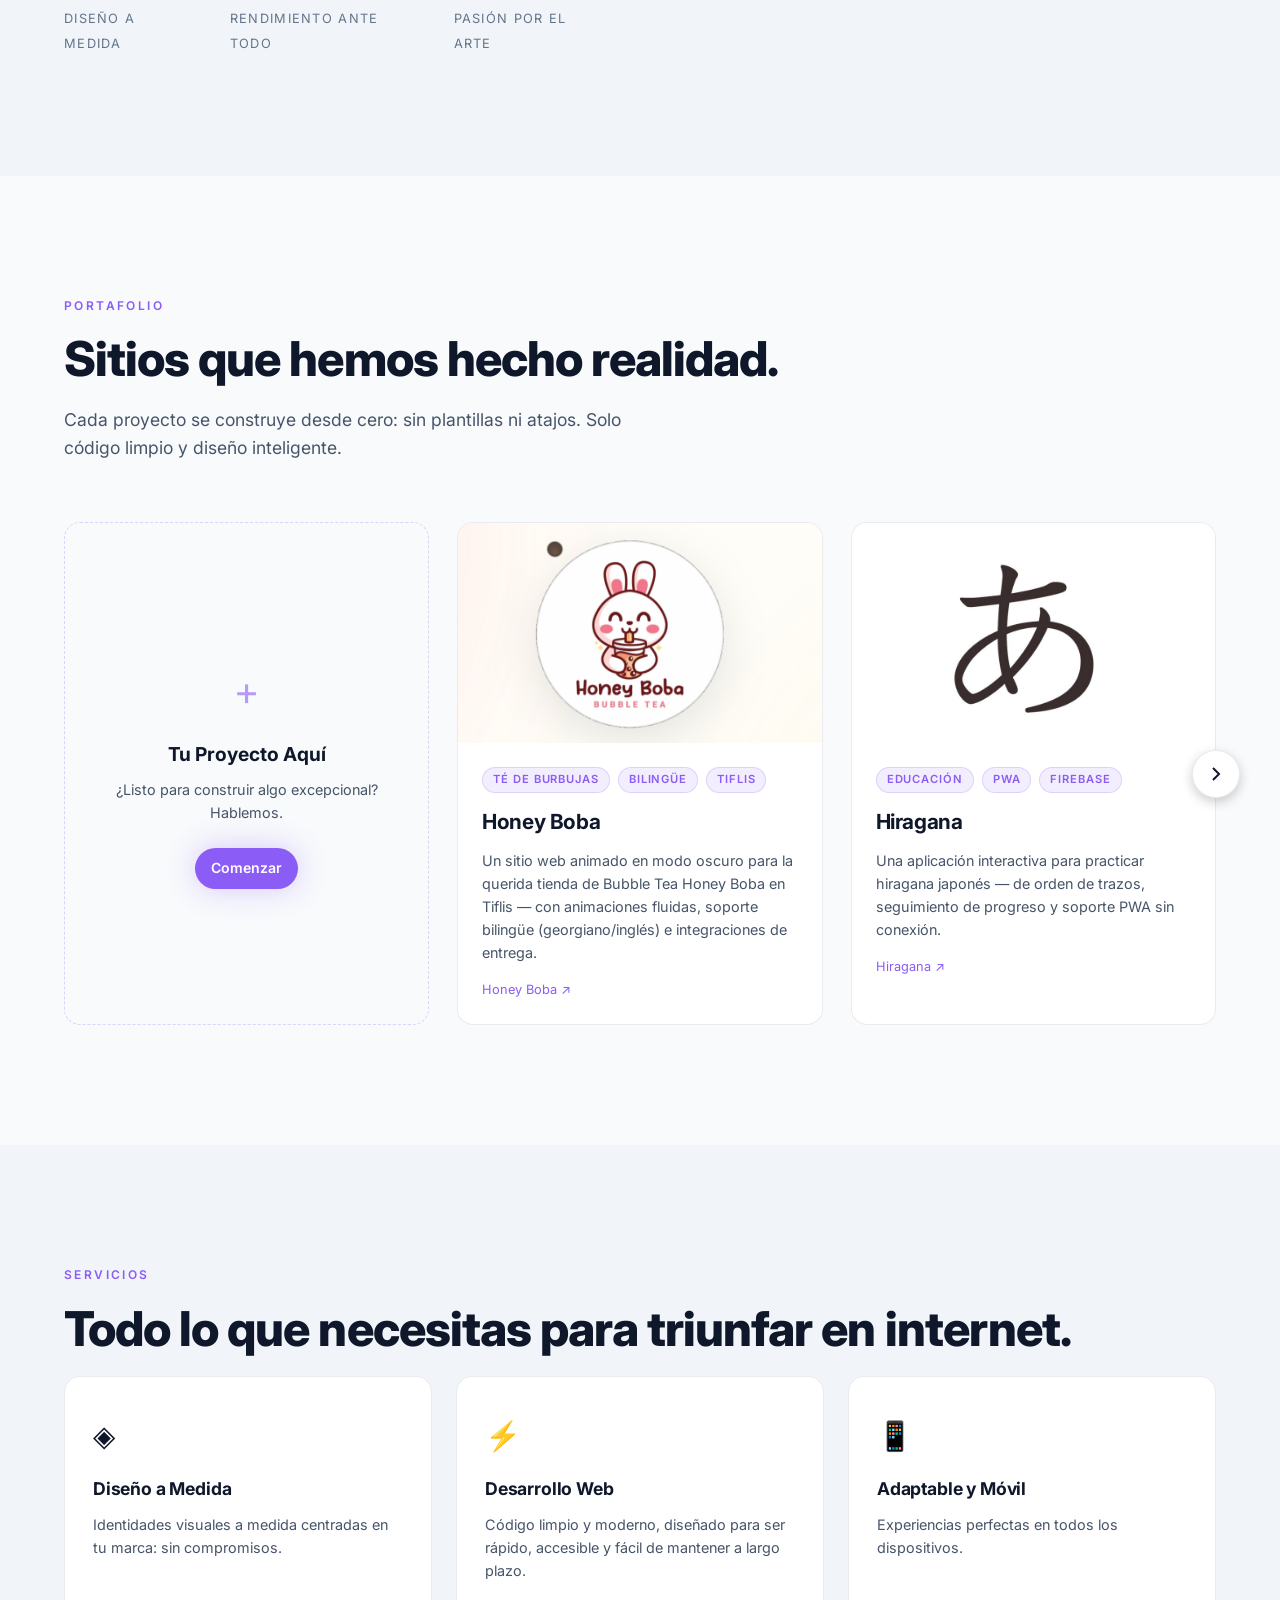
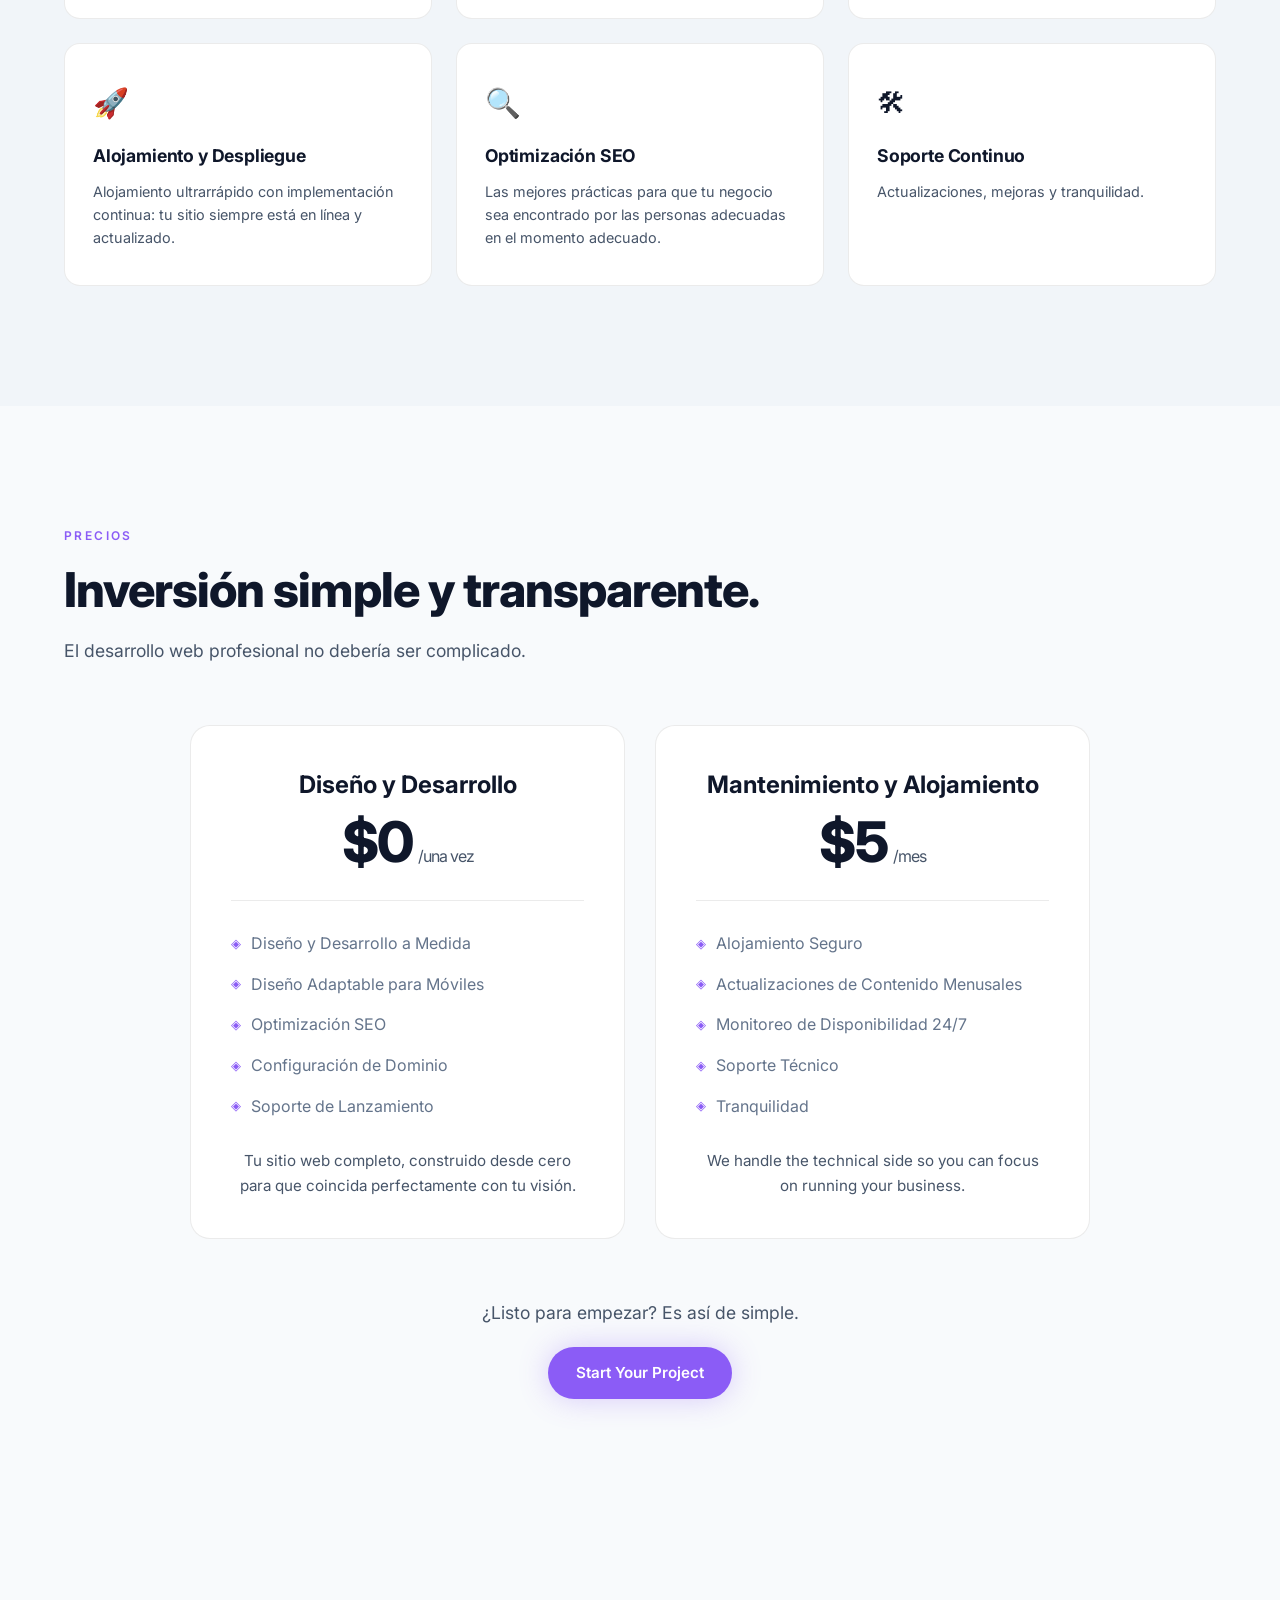
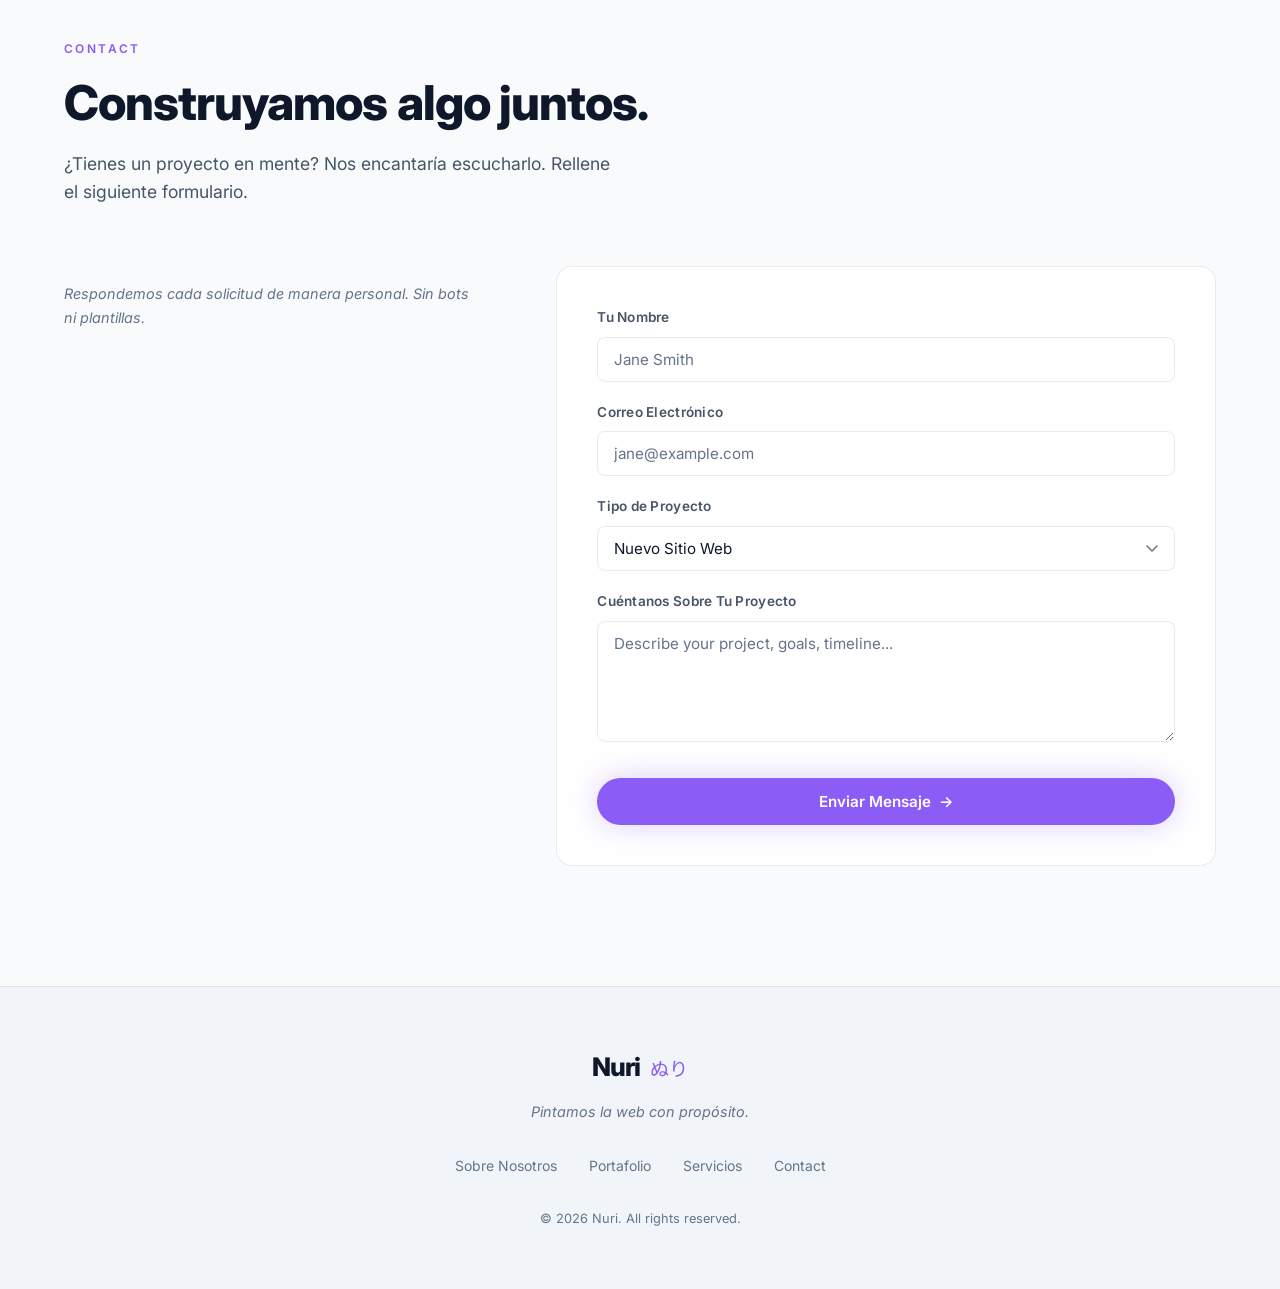
<file: es/index.html>
<!DOCTYPE html>
<html lang="en">

<head>
    <base href="/">
    <!-- Google tag (gtag.js) -->
    <script async src="https://www.googletagmanager.com/gtag/js?id=G-W6KYEJ23QR"></script>
    <script>
        window.dataLayer = window.dataLayer || [];
        function gtag() { dataLayer.push(arguments); }
        gtag('js', new Date());

        gtag('config', 'G-W6KYEJ23QR');
    </script>
    <meta charset="UTF-8" />
    <meta name="viewport" content="width=device-width, initial-scale=1.0" />
    <title>Nuri ぬり — Web Development</title>
    <meta name="description"
        content="Nuri ぬり is a premium web development studio crafting beautiful, high-performance websites for businesses that want to stand out." />
    <meta name="keywords"
        content="web development, studio, custom websites, professional web design, performance websites, Nuri" />
    <link rel="canonical" href="https://nuri.software/" />

    <!-- Open Graph / Facebook -->
    <meta property="og:type" content="website" />
    <meta property="og:url" content="https://nuri.software/" />
    <meta property="og:title" content="Nuri ぬり — Web Development" />
    <meta property="og:description"
        content="Nuri ぬり is a premium web development studio crafting beautiful, high-performance websites for businesses that want to stand out." />
    <meta property="og:image" content="https://nuri.software/img/og-image.png" />

    <!-- Twitter -->
    <meta property="twitter:card" content="summary_large_image" />
    <meta property="twitter:url" content="https://nuri.software/" />
    <meta property="twitter:title" content="Nuri ぬり — Web Development" />
    <meta property="twitter:description"
        content="Nuri ぬり is a premium web development studio crafting beautiful, high-performance websites for businesses that want to stand out." />
    <meta property="twitter:image" content="https://nuri.software/img/og-image.png" />

    <link rel="preconnect" href="https://fonts.googleapis.com" />
    <link rel="preconnect" href="https://fonts.gstatic.com" crossorigin />
    <link
        href="https://fonts.googleapis.com/css2?family=Inter:wght@300;400;500;600;700;800&family=Noto+Sans+JP:wght@300;400;700&display=swap"
        rel="stylesheet" />
    <link rel="icon" type="image/png" href="favicon.png">
    <link rel="stylesheet" href="styles.css" />

    <!-- Schema.org Data for AI Agents / Search Engines -->
    <script type="application/ld+json">
    {
      "@context": "https://schema.org",
      "@type": "ProfessionalService",
      "name": "Nuri Web Development",
      "url": "https://nuri.software/",
      "logo": "https://nuri.software/img/og-image.png",
      "image": "https://nuri.software/img/og-image.png",
      "description": "Nuri ぬり is a premium web development studio capable of engineering powerful, custom digital experiences of any scale—from landing pages to complex web applications and PWAs.",
      "priceRange": "$",
      "telephone": "",
      "email": "",
      "address": {
        "@type": "PostalAddress",
        "addressCountry": "Global"
      },
      "aggregateRating": {
        "@type": "AggregateRating",
        "ratingValue": "5",
        "reviewCount": "10"
      },
      "makesOffer": [
        {
          "@type": "Offer",
          "itemOffered": {
            "@type": "Service",
            "name": "Custom Engineering & Build",
            "description": "Complete bespoke engineering for websites, web apps, and digital platforms."
          },
          "price": "0",
          "priceCurrency": "USD"
        },
        {
          "@type": "Offer",
          "itemOffered": {
            "@type": "Service",
            "name": "Infrastructure & Maintenance",
            "description": "Continuous code updates, server management, and 24/7 technical support."
          },
          "price": "5",
          "priceCurrency": "USD"
        }
      ]
    }
    </script>
    <script>window.siteLang = "es";</script>
</head>

<body>

    <!-- Navigation -->
    <nav class="nav" id="nav">
        <div class="nav-inner">
            <a href="#hero" class="nav-logo">
                <span class="logo-en">Nuri</span>
                <span class="logo-jp">ぬり</span>
            </a>
            <button class="nav-toggle" id="navToggle" aria-label="Toggle menu"
                onclick="gtag('event', 'click', { 'event_category': 'Navigation', 'event_label': 'Mobile Menu Toggle' });">
                <span></span><span></span><span></span>
            </button>
            <ul class="nav-links" id="navLinks">
                <li><a href="#about">About</a></li>
                <li><a href="#portfolio">Portfolio</a></li>
                <li><a href="#services">Services</a></li>
                <li><a href="#pricing">Pricing</a></li>
                <li><a href="#contact" class="nav-cta"
                        onclick="gtag('event', 'click', { 'event_category': 'Navigation', 'event_label': 'Get in Touch' });">Get
                        in Touch</a></li>
                <li style="position: relative;" id="langDropdownContainer">
                    <button id="langToggle" class="lang-btn" aria-label="Select Language"
                        style="background:none; border:none; cursor:pointer; font-size:1.2rem; padding: 0.5rem; display: flex; align-items: center; gap: 4px;"
                        onclick="const m = document.getElementById('langMenu'); m.style.display = m.style.display === 'none' ? 'flex' : 'none';">
                        <span id="currentLangFlag">🇺🇸</span>
                        <span style="font-size: 0.7rem; color: var(--text-muted)">▼</span>
                    </button>
                    <ul id="langMenu"
                        style="display: none; position: absolute; top: 100%; right: 0; background: #ffffff; border: 1px solid #e2e2e2; border-radius: 8px; padding: 0.5rem; list-style: none; margin: 0; box-shadow: 0 4px 16px rgba(0,0,0,0.15); flex-direction: column; gap: 0.5rem; z-index: 99999; min-width: 120px;">
                        <li><a href="/en"
                                style="text-decoration: none; display: block; padding: 0.4rem; color: #1a1a2e; border-radius: 4px;"
                                onmouseover="this.style.background='#f3f0ff'"
                                onmouseout="this.style.background='transparent'">🇺🇸 English</a></li>
                        <li><a href="/ge"
                                style="text-decoration: none; display: block; padding: 0.4rem; color: #1a1a2e; border-radius: 4px;"
                                onmouseover="this.style.background='#f3f0ff'"
                                onmouseout="this.style.background='transparent'">🇬🇪 ქართული</a></li>
                        <li><a href="/es"
                                style="text-decoration: none; display: block; padding: 0.4rem; color: #1a1a2e; border-radius: 4px;"
                                onmouseover="this.style.background='#f3f0ff'"
                                onmouseout="this.style.background='transparent'">🇪🇸 Español</a></li>
                    </ul>
                </li>
                <li>
                    <button id="themeToggle" class="theme-toggle" aria-label="Toggle dark mode"
                        onclick="gtag('event', 'click', { 'event_category': 'Theme', 'event_label': 'Dark Mode Toggle' });">
                        <span class="theme-icon-light">☀</span>
                        <span class="theme-icon-dark">☾</span>
                    </button>
                </li>
            </ul>
        </div>
    </nav>

    <main>
        <!-- Hero -->
        <section class="hero" id="hero">
            <div class="hero-bg">
                <div class="hero-orb orb-1"></div>
                <div class="hero-orb orb-2"></div>
                <div class="hero-orb orb-3"></div>
            </div>
            <div class="hero-content">
                <div class="hero-badge reveal">Web Development Studio</div>
                <h1 class="hero-title reveal">
                    <span class="title-en">Nuri</span>
                    <span class="title-jp">ぬり</span>
                </h1>
                <p class="hero-tagline reveal">We paint the web with purpose.</p>
                <p class="hero-sub reveal">Premium websites crafted for businesses that demand excellence — beautiful
                    design, flawless performance, and results that matter.</p>
                <div class="hero-actions reveal">
                    <a href="#portfolio" class="btn btn-primary"
                        onclick="gtag('event', 'click', { 'event_category': 'Hero', 'event_label': 'View Our Work' });">View
                        Our Work</a>
                    <a href="#contact" class="btn btn-ghost"
                        onclick="gtag('event', 'click', { 'event_category': 'Hero', 'event_label': 'Start a Project' });">Start
                        a Project</a>
                </div>
            </div>
            <div class="hero-scroll-hint">
                <span>Scroll</span>
                <div class="scroll-line"></div>
            </div>
        </section>

        <!-- About -->
        <section class="about section" id="about">
            <div class="container">
                <div class="section-label reveal">About</div>
                <div class="about-grid">
                    <div class="about-text">
                        <h2 class="section-title reveal">Crafting digital experiences that leave a mark.</h2>
                        <p class="reveal">Nuri — Japanese for <em>paint</em> — embodies our philosophy: every website is
                            a
                            canvas. We blend artistry with engineering to build sites that are as beautiful as they are
                            powerful.</p>
                        <p class="reveal">From local restaurants to growing businesses, we deliver bespoke web solutions
                            with meticulous attention to detail, fast load times, and designs that convert visitors into
                            customers.</p>
                        <div class="about-stats reveal">
                            <div class="stat">
                                <span class="stat-num">100%</span>
                                <span class="stat-label">Custom Design</span>
                            </div>
                            <div class="stat">
                                <span class="stat-num">Fast</span>
                                <span class="stat-label">Performance First</span>
                            </div>
                            <div class="stat">
                                <span class="stat-num">∞</span>
                                <span class="stat-label">Passion for Craft</span>
                            </div>
                        </div>
                    </div>
                    <div class="about-visual reveal">
                        <div class="kanji-card">
                            <div class="kanji-char">ぬり</div>
                            <div class="kanji-meaning">paint · coat · lacquer</div>
                            <div class="kanji-romaji">nuri</div>
                        </div>
                    </div>
                </div>
            </div>
        </section>

        <!-- Portfolio -->
        <section class="portfolio section" id="portfolio">
            <div class="container">
                <div class="section-label reveal">Portfolio</div>
                <h2 class="section-title reveal">Sites we've brought to life.</h2>
                <p class="section-sub reveal">Each project is built from scratch — no templates, no shortcuts. Just
                    clean
                    code and thoughtful design.</p>
                <div class="portfolio-carousel-wrapper">
                    <button class="carousel-btn carousel-prev" aria-label="Previous portfolio items" id="portfolioPrev">
                        <svg width="24" height="24" viewBox="0 0 24 24" fill="none" stroke="currentColor"
                            stroke-width="2">
                            <path d="M15 18l-6-6 6-6" />
                        </svg>
                    </button>
                    <div class="portfolio-grid" id="portfolioGrid">
                        <!-- Placeholder card -->
                        <a href="#contact" class="portfolio-card portfolio-card-cta reveal"
                            onclick="gtag('event', 'click', { 'event_category': 'Portfolio', 'event_label': 'Get Started CTA Card' });">
                            <div class="card-cta-inner">
                                <div class="card-cta-icon">+</div>
                                <h3>Your Project Here</h3>
                                <p>Ready to build something exceptional? Let's talk.</p>
                                <span class="btn btn-primary btn-sm">Get Started</span>
                            </div>
                        </a>

                        <a href="https://nurihq.github.io/honey-boba/" target="_blank" rel="noopener"
                            class="portfolio-card reveal" id="card-honeyboba">
                            <div class="card-image-wrap">
                                <div class="card-image">
                                    <img src="img/portfolio/honeyboba.png" alt="Honey Boba Website" class="project-shot"
                                        loading="lazy">
                                    <div class="card-overlay">
                                        <span class="card-visit-btn">Visit Site ↗</span>
                                    </div>
                                </div>
                            </div>
                            <div class="card-body">
                                <div class="card-tags">
                                    <span class="tag">Bubble Tea</span>
                                    <span class="tag">Bilingual</span>
                                    <span class="tag">Tbilisi</span>
                                </div>
                                <h3 class="card-title">Honey Boba</h3>
                                <p class="card-desc">A funky, animated dark-mode website for Tbilisi's beloved Honey
                                    Boba bubble tea shop — featuring floating boba animations, bilingual
                                    Georgian/English support, and delivery integrations.</p>
                                <span class="card-link">
                                    Honey Boba <span class="link-arrow">↗</span>
                                </span>
                            </div>
                        </a>

                        <a href="https://hiragana.site" target="_blank" rel="noopener" class="portfolio-card reveal"
                            id="card-hiragana">
                            <div class="card-image-wrap">
                                <div class="card-image">
                                    <img src="img/portfolio/hiragana.png" alt="Hiragana Practice App"
                                        class="project-shot" loading="lazy">
                                    <div class="card-overlay">
                                        <span class="card-visit-btn">Visit Site ↗</span>
                                    </div>
                                </div>
                            </div>
                            <div class="card-body">
                                <div class="card-tags">
                                    <span class="tag">Education</span>
                                    <span class="tag">PWA</span>
                                    <span class="tag">Firebase</span>
                                </div>
                                <h3 class="card-title">Hiragana</h3>
                                <p class="card-desc">An interactive Japanese hiragana practice app — featuring
                                    stroke-order
                                    drawing, progress tracking, and full offline PWA support.</p>
                                <span class="card-link">
                                    Hiragana <span class="link-arrow">↗</span>
                                </span>
                            </div>
                        </a>

                        <a href="https://nurihq.github.io/mao-bubble-tea/" target="_blank" rel="noopener"
                            class="portfolio-card reveal" id="card-mao">
                            <div class="card-image-wrap">
                                <div class="card-image">
                                    <img src="img/portfolio/mao.png" alt="Mao Bubble Tea Website" class="project-shot"
                                        loading="lazy">
                                    <div class="card-overlay">
                                        <span class="card-visit-btn">Visit Site ↗</span>
                                    </div>
                                </div>
                            </div>
                            <div class="card-body">
                                <div class="card-tags">
                                    <span class="tag">Bubble Tea</span>
                                    <span class="tag">Cute</span>
                                    <span class="tag">Animations</span>
                                </div>
                                <h3 class="card-title">Mao Bubble Tea</h3>
                                <p class="card-desc">A super cute, fun, and funky website for Tbilisi's premier bubble
                                    tea
                                    shop
                                    — featuring playful animations and vibrant design.</p>
                                <span class="card-link">
                                    Mao Bubble Tea <span class="link-arrow">↗</span>
                                </span>
                            </div>
                        </a>

                        <a href="https://nurihq.github.io/but-first-cacao/" target="_blank" rel="noopener"
                            class="portfolio-card reveal" id="card-butfirstcacao">
                            <div class="card-image-wrap">
                                <div class="card-image">
                                    <img src="img/portfolio/butfirstcacao.png" alt="But First Cacao Website"
                                        class="project-shot" loading="lazy">
                                    <div class="card-overlay">
                                        <span class="card-visit-btn">Visit Site ↗</span>
                                    </div>
                                </div>
                            </div>
                            <div class="card-body">
                                <div class="card-tags">
                                    <span class="tag">Cacao Bar</span>
                                    <span class="tag">Bilingual</span>
                                    <span class="tag">Tbilisi</span>
                                </div>
                                <h3 class="card-title">But First Cacao</h3>
                                <p class="card-desc">A premium bilingual website for Tbilisi's specialty
                                    bean-to-bar cacao bar — featuring signature cacao drinks, playful cat
                                    mascot branding, and a warm chocolate aesthetic.</p>
                                <span class="card-link">
                                    But First Cacao <span class="link-arrow">↗</span>
                                </span>
                            </div>
                        </a>

                        <!-- <a href="https://nurihq.github.io/los-amigos/" target="_blank" rel="noopener"
                            class="portfolio-card reveal" id="card-losamigos">
                            <div class="card-image-wrap">
                                <div class="card-image">
                                    <img src="img/portfolio/losamigos.png" alt="Los Amigos Website" class="project-shot"
                                        loading="lazy">
                                    <div class="card-overlay">
                                        <span class="card-visit-btn">Visit Site ↗</span>
                                    </div>
                                </div>
                            </div>
                            <div class="card-body">
                                <div class="card-tags">
                                    <span class="tag">Mexican</span>
                                    <span class="tag">Bilingual</span>
                                    <span class="tag">Tbilisi</span>
                                </div>
                                <h3 class="card-title">Los Amigos</h3>
                                <p class="card-desc">A fun, vibrant, light-themed bilingual website for a popular
                                    Mexican restaurant in Tbilisi — featuring a seamless Wolt menu integration.</p>
                                <span class="card-link">
                                    Los Amigos <span class="link-arrow">↗</span>
                                </span>
                            </div>
                        </a> -->

                        <a href="https://nurihq.github.io/margaliti-collection/" target="_blank" rel="noopener"
                            class="portfolio-card reveal" id="card-margaliti">
                            <div class="card-image-wrap">
                                <div class="card-image">
                                    <img src="img/portfolio/margaliti.png" alt="Margaliti Collection Website"
                                        class="project-shot" loading="lazy">
                                    <div class="card-overlay">
                                        <span class="card-visit-btn">Visit Site ↗</span>
                                    </div>
                                </div>
                            </div>
                            <div class="card-body">
                                <div class="card-tags">
                                    <span class="tag">Cheese Bar</span>
                                    <span class="tag">Bilingual</span>
                                    <span class="tag">Tbilisi</span>
                                </div>
                                <h3 class="card-title">Margaliti Collection</h3>
                                <p class="card-desc">A premium bilingual website for Tbilisi's boutique Cheese Bar &amp;
                                    More
                                    — featuring artisan cheeses, delivery links, and a rich editorial design.</p>
                                <span class="card-link">
                                    Margaliti Collection <span class="link-arrow">↗</span>
                                </span>
                            </div>
                        </a>

                        <!-- <a href="https://nurihq.github.io/stop-smoking-sakartvelo/" target="_blank" rel="noopener"
                            class="portfolio-card reveal" id="card-stopsmoking">
                            <div class="card-image-wrap">
                                <div class="card-image">
                                    <img src="img/portfolio/stopsmoking.png" alt="Stop Smoking Sakartvelo Website"
                                        class="project-shot" loading="lazy">
                                    <div class="card-overlay">
                                        <span class="card-visit-btn">Visit Site ↗</span>
                                    </div>
                                </div>
                            </div>
                            <div class="card-body">
                                <div class="card-tags">
                                    <span class="tag">Landing Page</span>
                                    <span class="tag">Campaign</span>
                                    <span class="tag">Animations</span>
                                </div>
                                <h3 class="card-title">Stop Smoking Sakartvelo</h3>
                                <p class="card-desc">An emotionally impactful, cinematic single-page campaign aimed at
                                    helping youth find their purpose and quit smoking.</p>
                                <span class="card-link">
                                    Stop Smoking Sakartvelo <span class="link-arrow">↗</span>
                                </span>
                            </div>
                        </a> -->

                        <!-- <a href="https://nurihq.github.io/castaways-cafe" target="_blank" rel="noopener"
                            class="portfolio-card reveal" id="card-castaways">
                            <div class="card-image-wrap">
                                <div class="card-image">
                                    <img src="img/portfolio/castaways.png" alt="Castaways Cafe Website"
                                        class="project-shot" loading="lazy">
                                    <div class="card-overlay">
                                        <span class="card-visit-btn">Visit Site ↗</span>
                                    </div>
                                </div>
                            </div>
                            <div class="card-body">
                                <div class="card-tags">
                                    <span class="tag">Restaurant</span>
                                    <span class="tag">React</span>
                                    <span class="tag">Vite</span>
                                </div>
                                <h3 class="card-title">Castaways Cafe</h3>
                                <p class="card-desc">A vibrant, full-featured website for a beloved local cafe —
                                    featuring
                                    an
                                    interactive menu, gallery, and seamless online presence.</p>
                                <span class="card-link">
                                    Castaways Cafe <span class="link-arrow">↗</span>
                                </span>
                            </div>
                        </a> -->

                        <!-- <a href="https://nurihq.github.io/katie-cakes" target="_blank" rel="noopener"
                            class="portfolio-card reveal" id="card-katie">
                            <div class="card-image-wrap">
                                <div class="card-image">
                                    <img src="img/portfolio/katiecakes.png" alt="Katie Cakes Website"
                                        class="project-shot" loading="lazy">
                                    <div class="card-overlay">
                                        <span class="card-visit-btn">Visit Site ↗</span>
                                    </div>
                                </div>
                            </div>
                            <div class="card-body">
                                <div class="card-tags">
                                    <span class="tag">Bakery</span>
                                    <span class="tag">HTML</span>
                                    <span class="tag">CSS</span>
                                </div>
                                <h3 class="card-title">Katie Cakes</h3>
                                <p class="card-desc">A warm, elegant website for a boutique cake studio — showcasing
                                    their
                                    beautiful creations and making it easy for customers to get in touch.</p>
                                <span class="card-link">
                                    Katie Cakes <span class="link-arrow">↗</span>
                                </span>
                            </div>
                        </a> -->

                        <a href="https://katakana.site" target="_blank" rel="noopener" class="portfolio-card reveal"
                            id="card-katakana">
                            <div class="card-image-wrap">
                                <div class="card-image">
                                    <img src="img/portfolio/katakana.png" alt="Katakana Practice App"
                                        class="project-shot" loading="lazy">
                                    <div class="card-overlay">
                                        <span class="card-visit-btn">Visit Site ↗</span>
                                    </div>
                                </div>
                            </div>
                            <div class="card-body">
                                <div class="card-tags">
                                    <span class="tag">Education</span>
                                    <span class="tag">PWA</span>
                                    <span class="tag">Firebase</span>
                                </div>
                                <h3 class="card-title">Katakana</h3>
                                <p class="card-desc">A companion app to Hiragana.site for mastering katakana — with the
                                    same
                                    polished practice experience and cloud-synced progress.</p>
                                <span class="card-link">
                                    Katakana <span class="link-arrow">↗</span>
                                </span>
                            </div>
                        </a>

                        <!-- <a href="https://nurihq.github.io/warren-cafe/" target="_blank" rel="noopener"
                            class="portfolio-card reveal" id="card-warren">
                            <div class="card-image-wrap">
                                <div class="card-image">
                                    <img src="img/portfolio/warren.png" alt="Warren Cafe Website" class="project-shot"
                                        loading="lazy">
                                    <div class="card-overlay">
                                        <span class="card-visit-btn">Visit Site ↗</span>
                                    </div>
                                </div>
                            </div>
                            <div class="card-body">
                                <div class="card-tags">
                                    <span class="tag">Cafe</span>
                                    <span class="tag">Brunch</span>
                                    <span class="tag">Bilingual</span>
                                </div>
                                <h3 class="card-title">Warren Cafe & Brunch</h3>
                                <p class="card-desc">A premium bilingual website for a beloved Buenos Aires brunch café
                                    —
                                    featuring the menu, delivery links, and two locations in Palermo & Recoleta.</p>
                                <span class="card-link">
                                    Warren Cafe & Brunch <span class="link-arrow">↗</span>
                                </span>
                            </div>
                        </a> -->

                        <!-- <a href="https://nurihq.github.io/myboba/" target="_blank" rel="noopener"
                            class="portfolio-card reveal" id="card-myboba">
                            <div class="card-image-wrap">
                                <div class="card-image">
                                    <img src="img/portfolio/myboba.png" alt="MyBoba Website" class="project-shot"
                                        loading="lazy">
                                    <div class="card-overlay">
                                        <span class="card-visit-btn">Visit Site ↗</span>
                                    </div>
                                </div>
                            </div>
                            <div class="card-body">
                                <div class="card-tags">
                                    <span class="tag">Bubble Tea</span>
                                    <span class="tag">Premium</span>
                                    <span class="tag">Bilingual</span>
                                </div>
                                <h3 class="card-title">MyBoba</h3>
                                <p class="card-desc">A premium, beautifully designed bilingual website for a popular
                                    Tbilisi bubble tea shop, featuring their signature menu and Wolt integrations.</p>
                                <span class="card-link">
                                    MyBoba <span class="link-arrow">↗</span>
                                </span>
                            </div>
                        </a> -->

                        <!-- <a href="https://nurihq.github.io/berytus/" target="_blank" rel="noopener"
                            class="portfolio-card reveal" id="card-berytus">
                            <div class="card-image-wrap">
                                <div class="card-image">
                                    <img src="img/portfolio/berytus.png" alt="Berytus Website" class="project-shot"
                                        loading="lazy">
                                    <div class="card-overlay">
                                        <span class="card-visit-btn">Visit Site ↗</span>
                                    </div>
                                </div>
                            </div>
                            <div class="card-body">
                                <div class="card-tags">
                                    <span class="tag">Restaurant</span>
                                    <span class="tag">Lebanese</span>
                                    <span class="tag">Bilingual</span>
                                </div>
                                <h3 class="card-title">Berytus</h3>
                                <p class="card-desc">A premium, highly aesthetic bilingual webapp for Berytus — bringing
                                    authentic Lebanese taste to Tbilisi.</p>
                                <span class="card-link">
                                    Berytus <span class="link-arrow">↗</span>
                                </span>
                            </div>
                        </a> -->




                    </div>
                    <button class="carousel-btn carousel-next" aria-label="Next portfolio items" id="portfolioNext">
                        <svg width="24" height="24" viewBox="0 0 24 24" fill="none" stroke="currentColor"
                            stroke-width="2">
                            <path d="M9 18l6-6-6-6" />
                        </svg>
                    </button>
                </div>
        </section>

        <!-- Services -->
        <section class="services section" id="services">
            <div class="container">
                <div class="section-label reveal">Services</div>
                <h2 class="section-title reveal">Everything you need to succeed online.</h2>
                <div class="services-grid">
                    <div class="service-card reveal">
                        <div class="service-icon">◈</div>
                        <h3>Custom Design</h3>
                        <p>Bespoke visual identities and interfaces tailored to your brand — no templates, no
                            compromises.
                        </p>
                    </div>
                    <div class="service-card reveal">
                        <div class="service-icon">⚡</div>
                        <h3>Web Development</h3>
                        <p>Clean, modern code built for speed, accessibility, and long-term maintainability.</p>
                    </div>
                    <div class="service-card reveal">
                        <div class="service-icon">📱</div>
                        <h3>Responsive &amp; Mobile</h3>
                        <p>Pixel-perfect experiences across every device — from desktop to the smallest screen.</p>
                    </div>
                    <div class="service-card reveal">
                        <div class="service-icon">🚀</div>
                        <h3>Hosting &amp; Deployment</h3>
                        <p>Fast, reliable hosting setup with continuous deployment — your site is always live and up to
                            date.</p>
                    </div>
                    <div class="service-card reveal">
                        <div class="service-icon">🔍</div>
                        <h3>SEO Optimisation</h3>
                        <p>Built-in best practices to help your business get found by the right people at the right
                            time.
                        </p>
                    </div>
                    <div class="service-card reveal">
                        <div class="service-icon">🛠</div>
                        <h3>Ongoing Support</h3>
                        <p>Updates, improvements, and peace of mind — we're here long after launch day.</p>
                    </div>
                </div>
            </div>
        </section>

        <!-- Pricing -->
        <section class="pricing section" id="pricing">
            <div class="container">
                <div class="section-label reveal">Pricing</div>
                <h2 class="section-title reveal">Simple, transparent investment.</h2>
                <p class="section-sub reveal">Professional web development shouldn't be complicated. We offer a clear
                    path
                    to
                    getting online and staying there.</p>

                <div class="pricing-grid reveal">
                    <!-- Creation -->
                    <a href="#contact" class="pricing-card main-card"
                        style="text-decoration: none; color: inherit; display: block;"
                        onclick="gtag('event', 'click', { 'event_category': 'Pricing', 'event_label': 'Design & Build Card' });">
                        <div class="pricing-header">
                            <h3>Design & Build</h3>
                            <div class="price">$0<span class="period">/one-time</span></div>
                        </div>
                        <ul class="pricing-features">
                            <li><span>◈</span> Custom Design & Development</li>
                            <li><span>◈</span> Responsive Mobile Layout</li>
                            <li><span>◈</span> SEO Optimization</li>
                            <li><span>◈</span> Domain Configuration</li>
                            <li><span>◈</span> Launch Support</li>
                        </ul>
                        <p class="pricing-desc">Your complete website, built from scratch to perfectly match your
                            vision.
                        </p>
                    </a>

                    <!-- Maintenance -->
                    <a href="#contact" class="pricing-card"
                        style="text-decoration: none; color: inherit; display: block;"
                        onclick="gtag('event', 'click', { 'event_category': 'Pricing', 'event_label': 'Care & Hosting Card' });">
                        <div class="pricing-header">
                            <h3>Care & Hosting</h3>
                            <div class="price">$5<span class="period">/month</span></div>
                        </div>
                        <ul class="pricing-features">
                            <li><span>◈</span> Secure Hosting</li>
                            <li><span>◈</span> Monthly Content Updates</li>
                            <li><span>◈</span> 24/7 Uptime Monitoring</li>
                            <li><span>◈</span> Technical Support</li>
                            <li><span>◈</span> Peace of Mind</li>
                        </ul>
                        <p class="pricing-desc">We handle the technical side so you can focus on running your business.
                        </p>
                    </a>
                </div>

                <div class="pricing-cta reveal">
                    <p>Ready to get started? It's that simple.</p>
                    <a href="#contact" class="btn btn-primary"
                        onclick="gtag('event', 'click', { 'event_category': 'Pricing', 'event_label': 'Start Your Project' });">Start
                        Your Project</a>
                </div>
            </div>
        </section>

        <!-- Contact -->
        <section class="contact section">
            <div class="container">
                <div class="section-label reveal">Contact</div>
                <h2 class="section-title reveal">Let's build something together.</h2>
                <p class="section-sub reveal">Have a project in mind? We'd love to hear about it. Fill in the form below
                    and
                    we'll get back to you within 24 hours.</p>
                <div class="contact-grid" id="contact">
                    <div class="contact-info reveal">
                        <div class="contact-tagline" style="border-top: none; padding-top: 0;">
                            <p>We respond to every enquiry personally. No bots, no templates — just a real conversation
                                about your vision.</p>
                        </div>
                    </div>
                    <form class="contact-form reveal" id="contactForm"
                        action="https://5osdsd7re7htcmddembdmucjv40ikqlo.lambda-url.us-east-1.on.aws/" method="POST">
                        <div class="form-group">
                            <label for="name">Your Name</label>
                            <input type="text" id="name" name="name" placeholder="Jane Smith" required />
                        </div>
                        <div class="form-group">
                            <label for="email">Email Address</label>
                            <input type="email" id="email" name="email" placeholder="jane@example.com" required />
                        </div>
                        <div class="form-group">
                            <label for="subject">Project Type</label>
                            <select id="subject" name="subject">
                                <option value="">Select a service...</option>
                                <option value="new-website" selected>New Website</option>
                                <option value="redesign">Website Redesign</option>
                                <option value="ecommerce">E-Commerce</option>
                                <option value="other">Other</option>
                            </select>
                        </div>
                        <div class="form-group">
                            <label for="message">Tell Us About Your Project</label>
                            <textarea id="message" name="message" rows="5"
                                placeholder="Describe your project, goals, timeline..." required></textarea>
                        </div>

                        <!-- HONEYPOT (Anti-Spam) -->
                        <div style="display:none;" aria-hidden="true">
                            <label for="website_url">Leave this field blank</label>
                            <input type="text" name="website_url" id="website_url" tabindex="-1" autocomplete="off" />
                        </div>

                        <!-- Website Identifier -->
                        <input type="hidden" name="domain" value="nuri.software" />

                        <!-- Redirection after success -->
                        <input type="hidden" name="_redirect" value="https://nuri.software/#success" />

                        <input type="hidden" name="_subject" value="New project enquiry from Nuri website" />

                        <button type="submit" class="btn btn-primary btn-full" id="submitBtn"
                            onclick="gtag('event', 'click', { 'event_category': 'Contact', 'event_label': 'Submit Form' });">
                            <span class="btn-text">Send Message</span>
                            <span class="btn-icon">→</span>
                        </button>
                        <div class="form-success" id="formSuccess">
                            <span>✓</span> Thanks! We'll be in touch within 24 hours.
                        </div>
                    </form>
                </div>
            </div>
        </section>
    </main>

    <!-- Success Modal -->
    <div id="successModal" class="modal-overlay hidden">
        <div class="modal-content">
            <button id="closeModal" class="close-btn" aria-label="Close">&times;</button>
            <div style="font-size: 3rem; margin-bottom: 16px;">✨</div>
            <h3 style="font-size: 1.5rem; font-weight: 600; margin-bottom: 8px;">Message Sent!</h3>
            <p style="color: var(--text-muted); margin-bottom: 24px; line-height: 1.5;">
                Thanks for reaching out! We'll be in touch with you shortly.
            </p>
            <button class="btn btn-primary" style="width: 100%;"
                onclick="document.getElementById('successModal').classList.add('hidden')">
                Continue
            </button>
        </div>
    </div>

    <!-- Footer -->
    <footer class="footer">
        <div class="container">
            <div class="footer-inner">
                <div class="footer-brand">
                    <span class="logo-en">Nuri</span>
                    <span class="logo-jp">ぬり</span>
                </div>
                <p class="footer-tagline">We paint the web with purpose.</p>
                <div class="footer-links">
                    <a href="#about">About</a>
                    <a href="#portfolio">Portfolio</a>
                    <a href="#services">Services</a>
                    <a href="#contact">Contact</a>
                </div>
                <p class="footer-copy">© 2026 Nuri. All rights reserved.</p>
            </div>
        </div>
    </footer>

    <script src="nuri-core.js?v=2.1"></script>
</body>

</html>
</file>
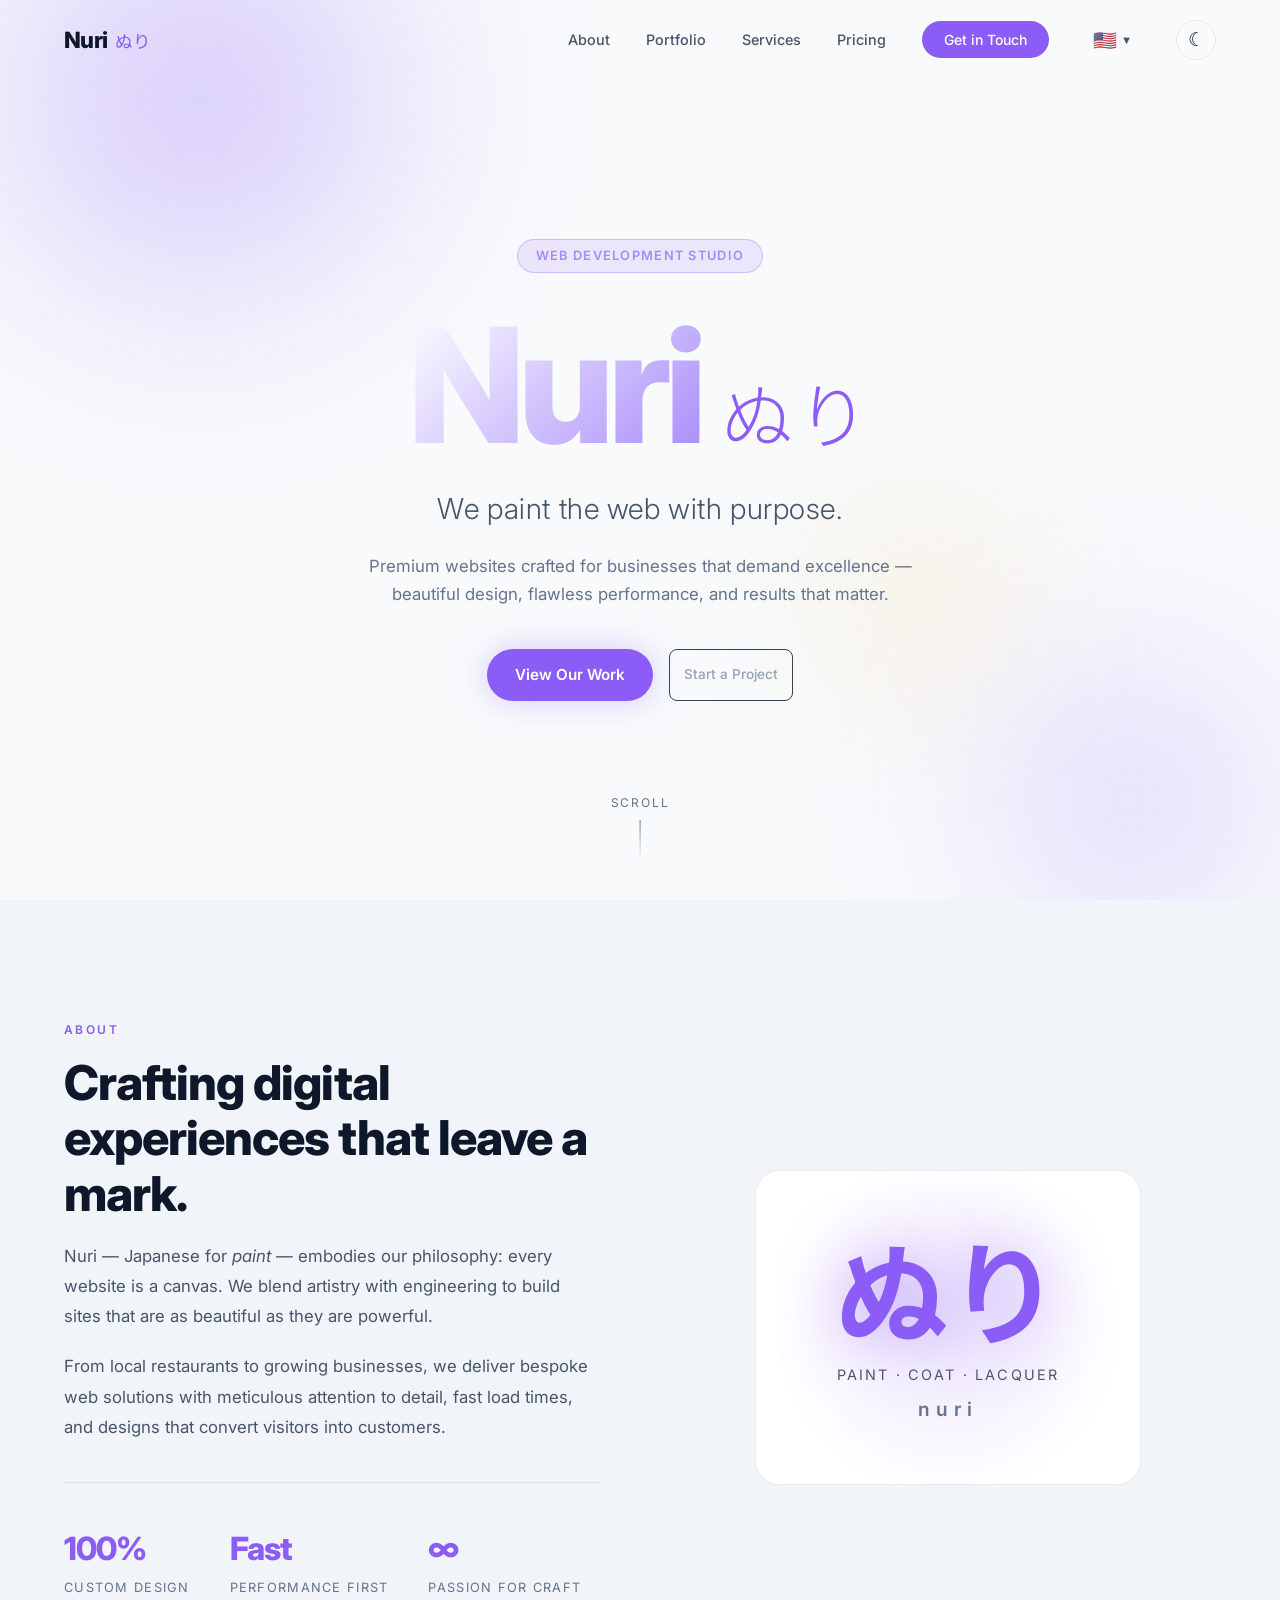
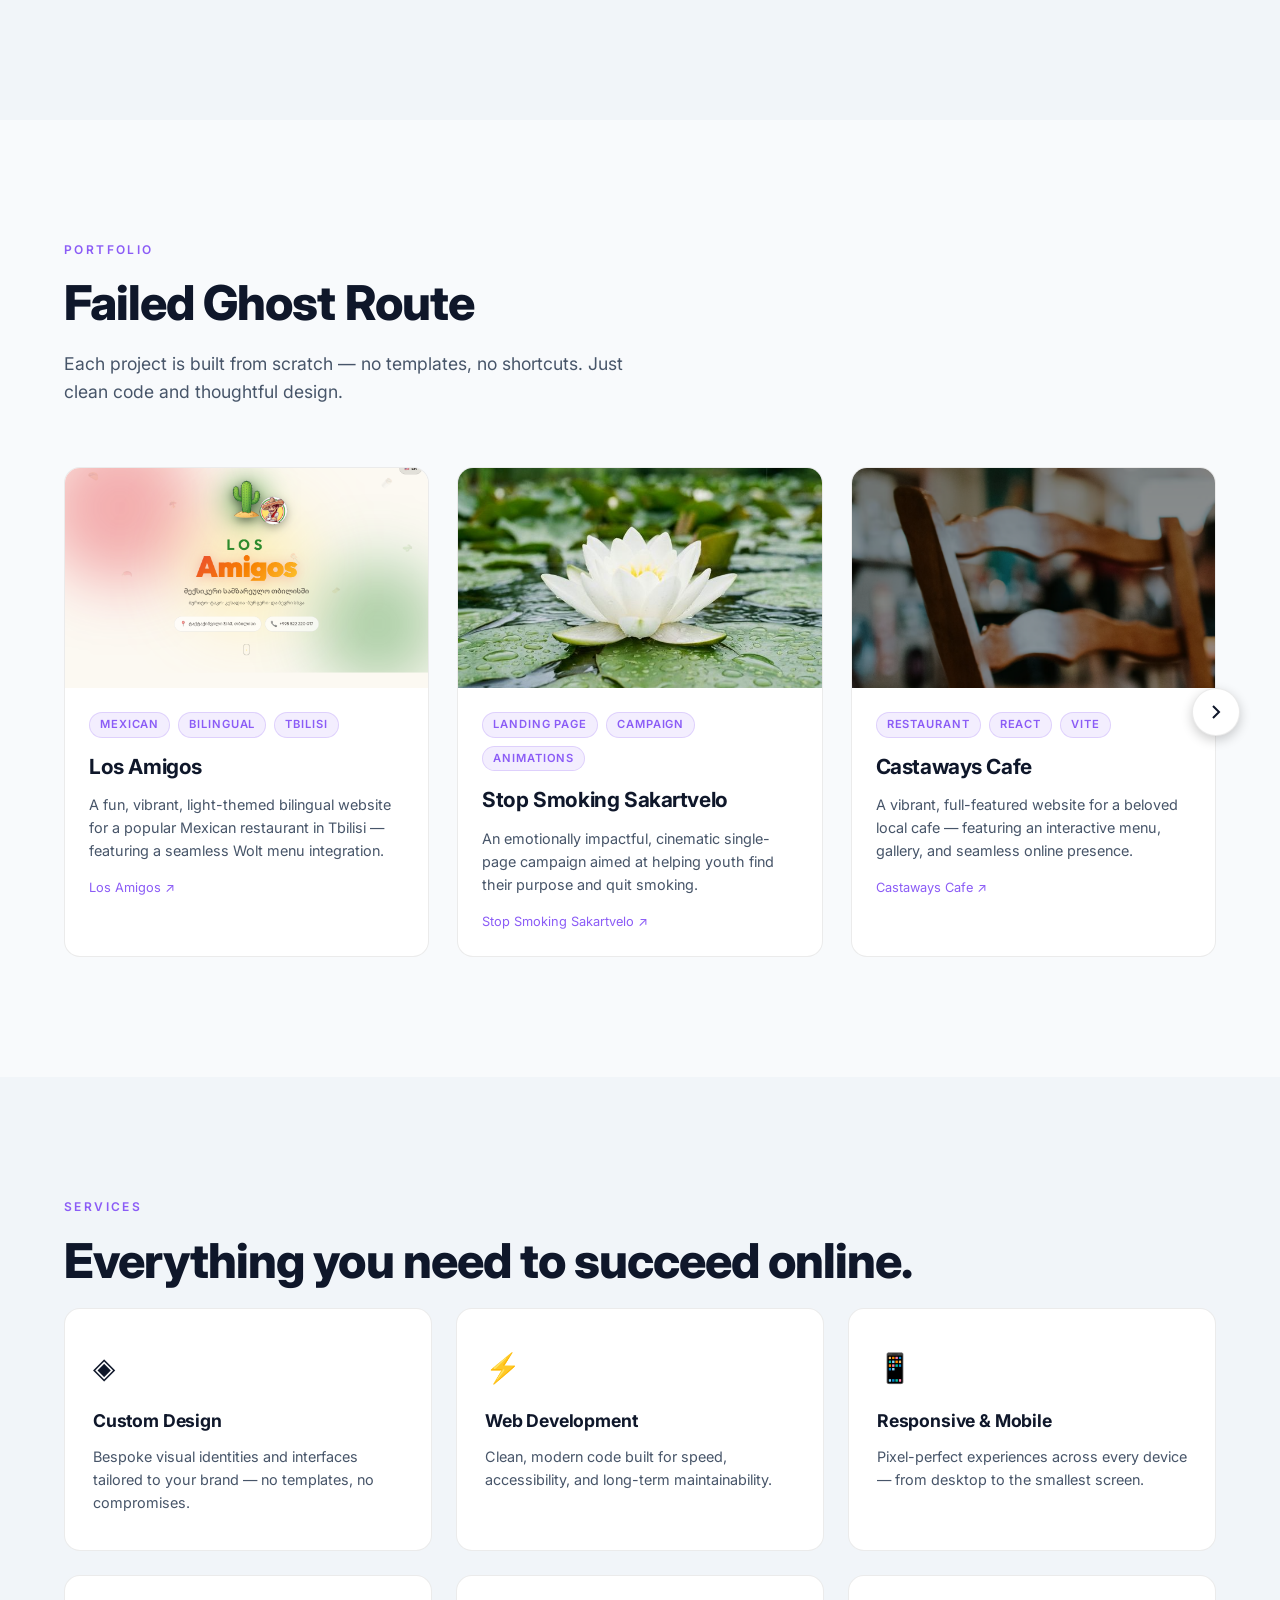
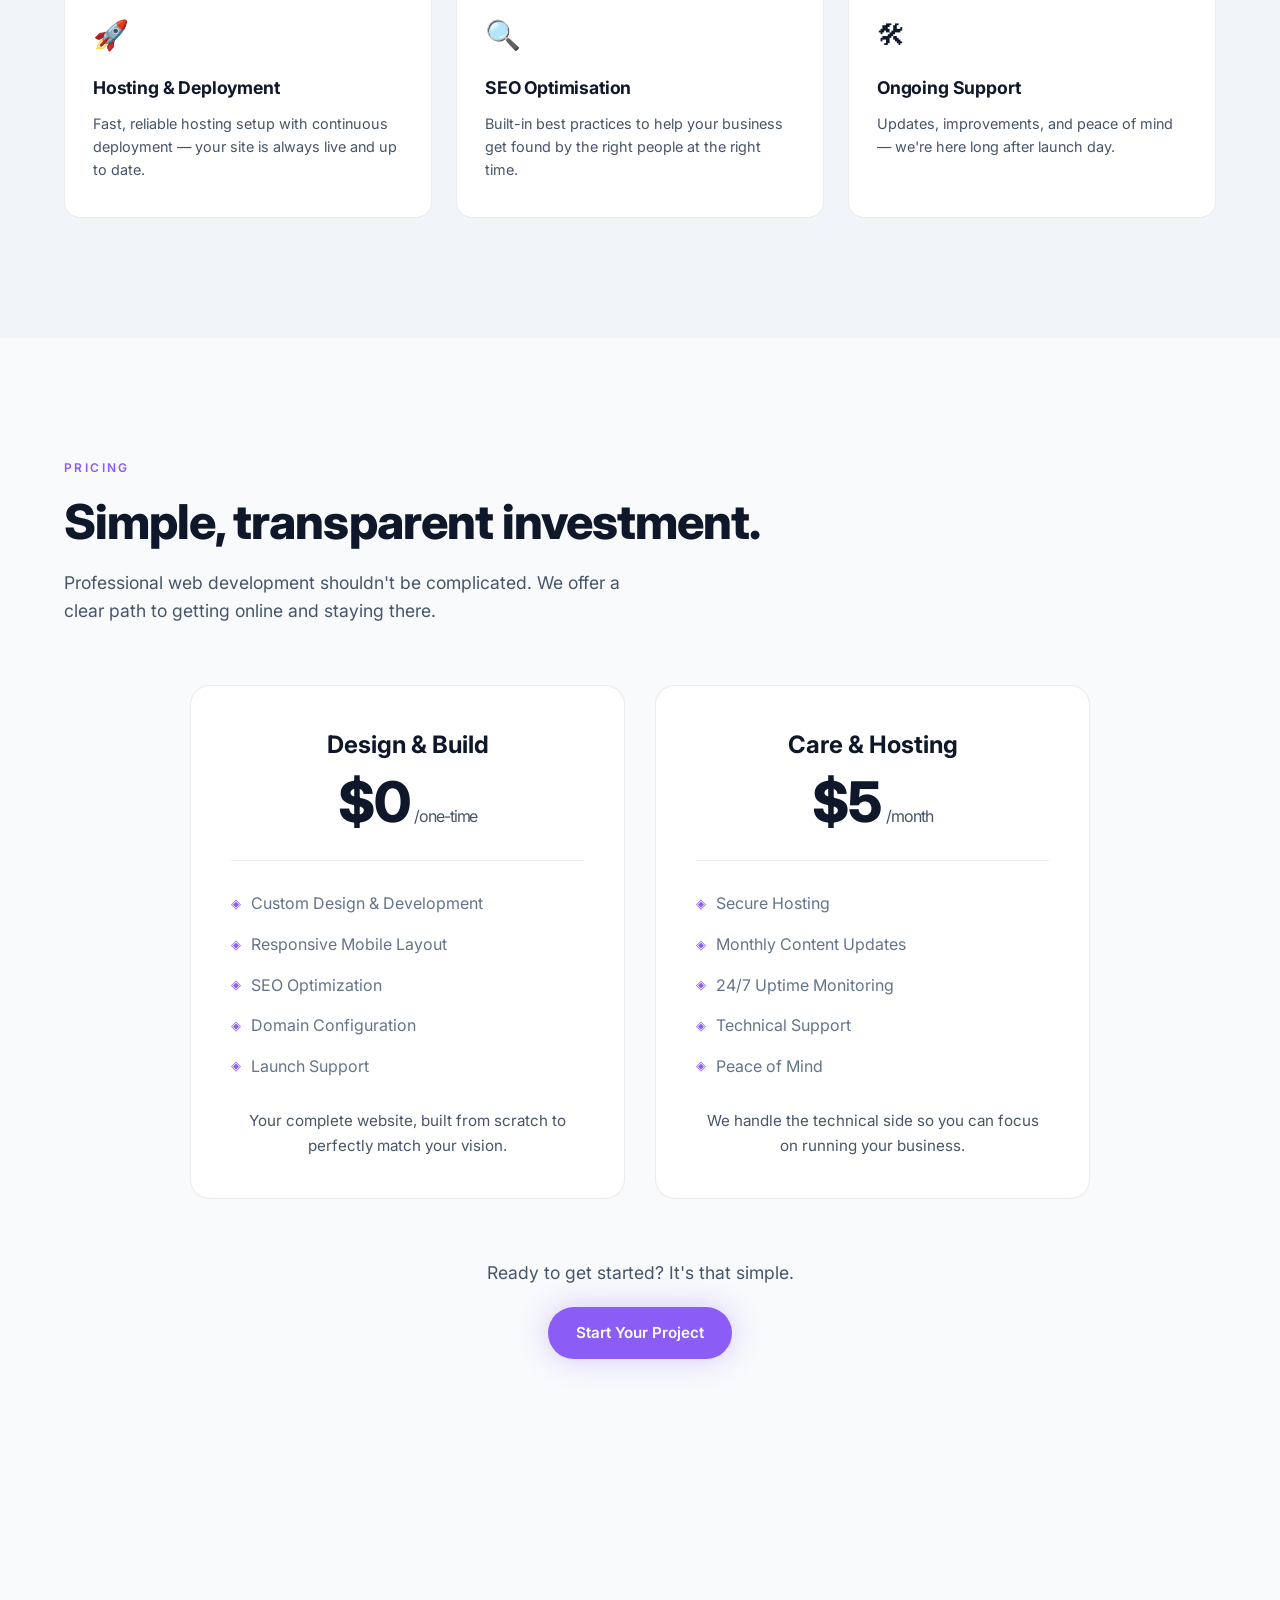
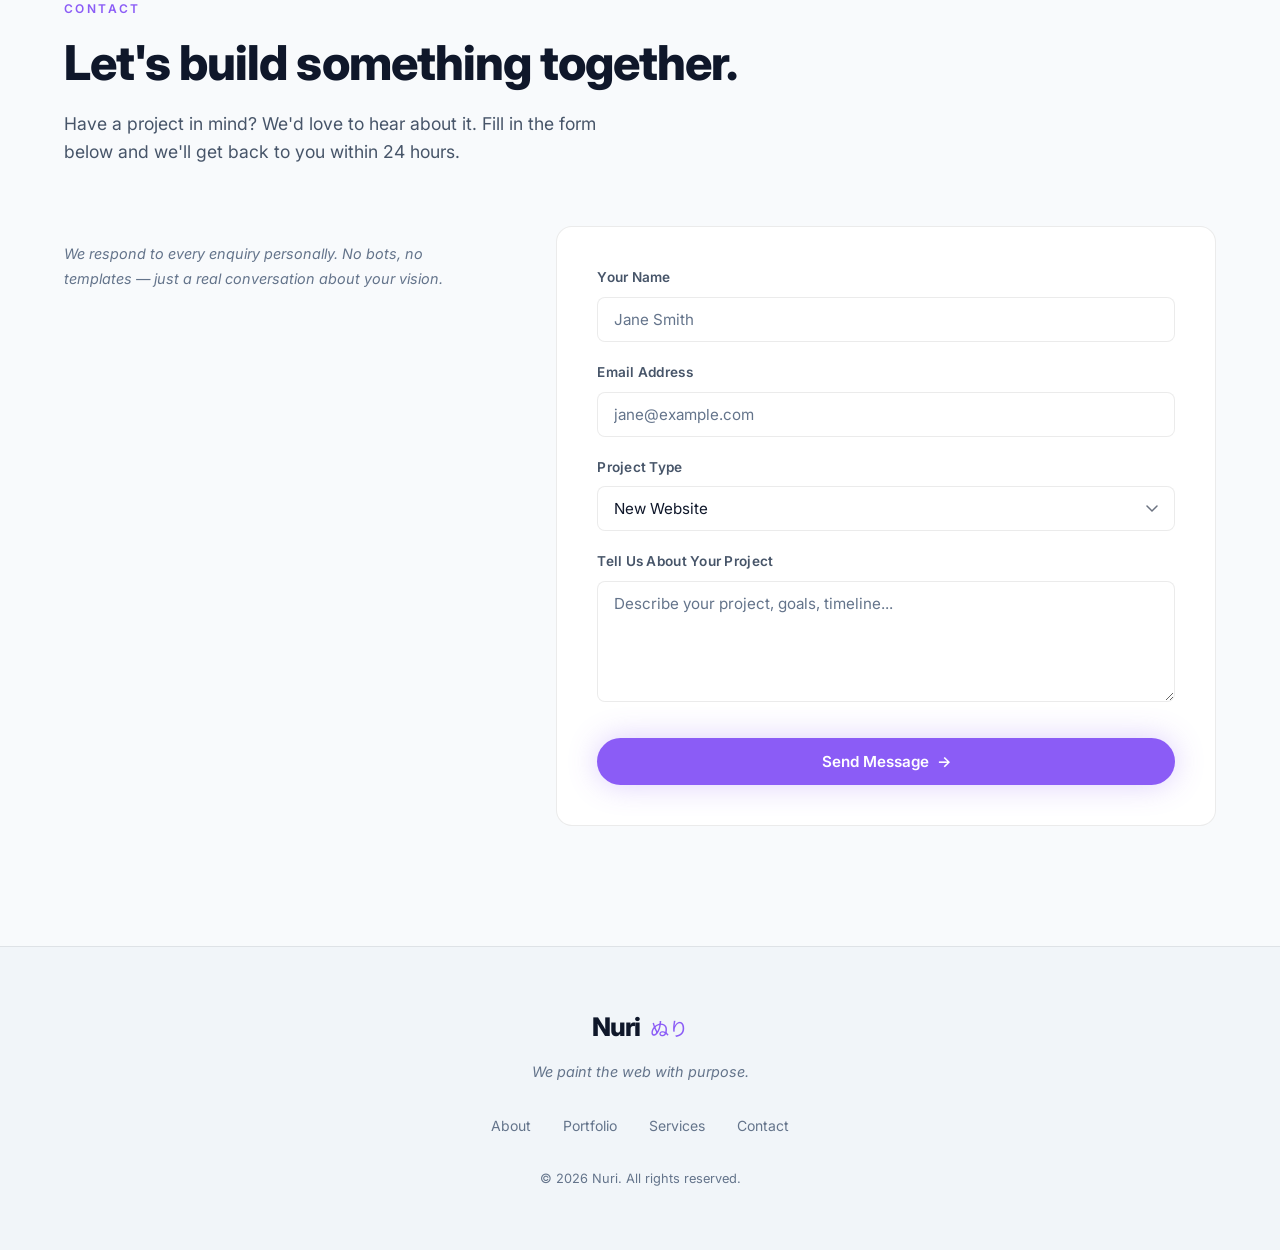
<file: failures/index.html>
<!DOCTYPE html>
<html lang="en">

<head>
    <base href="/">
    <!-- Google tag (gtag.js) -->
    <script async src="https://www.googletagmanager.com/gtag/js?id=G-W6KYEJ23QR"></script>
    <script>
        window.dataLayer = window.dataLayer || [];
        function gtag() { dataLayer.push(arguments); }
        gtag('js', new Date());

        gtag('config', 'G-W6KYEJ23QR');
    </script>
    <meta charset="UTF-8" />
    <meta name="viewport" content="width=device-width, initial-scale=1.0" />
    <title>Ghost Route</title>
    <meta name="description"
        content="Nuri ぬり is a premium web development studio crafting beautiful, high-performance websites for businesses that want to stand out." />
    <meta name="keywords"
        content="web development, studio, custom websites, professional web design, performance websites, Nuri" />
    <link rel="canonical" href="https://nuri.software/" />

    <!-- Open Graph / Facebook -->
    <meta property="og:type" content="website" />
    <meta property="og:url" content="https://nuri.software/" />
    <meta property="og:title" content="Nuri ぬり — Web Development" />
    <meta property="og:description"
        content="Nuri ぬり is a premium web development studio crafting beautiful, high-performance websites for businesses that want to stand out." />
    <meta property="og:image" content="https://nuri.software/img/og-image.png" />

    <!-- Twitter -->
    <meta property="twitter:card" content="summary_large_image" />
    <meta property="twitter:url" content="https://nuri.software/" />
    <meta property="twitter:title" content="Nuri ぬり — Web Development" />
    <meta property="twitter:description"
        content="Nuri ぬり is a premium web development studio crafting beautiful, high-performance websites for businesses that want to stand out." />
    <meta property="twitter:image" content="https://nuri.software/img/og-image.png" />

    <link rel="preconnect" href="https://fonts.googleapis.com" />
    <link rel="preconnect" href="https://fonts.gstatic.com" crossorigin />
    <link
        href="https://fonts.googleapis.com/css2?family=Inter:wght@300;400;500;600;700;800&family=Noto+Sans+JP:wght@300;400;700&display=swap"
        rel="stylesheet" />
    <link rel="icon" type="image/png" href="favicon.png">
    <link rel="stylesheet" href="styles.css" />

    <!-- Schema.org Data for AI Agents / Search Engines -->
    <script type="application/ld+json">
    {
      "@context": "https://schema.org",
      "@type": "ProfessionalService",
      "name": "Nuri Web Development",
      "url": "https://nuri.software/",
      "logo": "https://nuri.software/img/og-image.png",
      "image": "https://nuri.software/img/og-image.png",
      "description": "Nuri ぬり is a premium web development studio capable of engineering powerful, custom digital experiences of any scale—from landing pages to complex web applications and PWAs.",
      "priceRange": "$",
      "telephone": "",
      "email": "",
      "address": {
        "@type": "PostalAddress",
        "addressCountry": "Global"
      },
      "aggregateRating": {
        "@type": "AggregateRating",
        "ratingValue": "5",
        "reviewCount": "10"
      },
      "makesOffer": [
        {
          "@type": "Offer",
          "itemOffered": {
            "@type": "Service",
            "name": "Custom Engineering & Build",
            "description": "Complete bespoke engineering for websites, web apps, and digital platforms."
          },
          "price": "0",
          "priceCurrency": "USD"
        },
        {
          "@type": "Offer",
          "itemOffered": {
            "@type": "Service",
            "name": "Infrastructure & Maintenance",
            "description": "Continuous code updates, server management, and 24/7 technical support."
          },
          "price": "5",
          "priceCurrency": "USD"
        }
      ]
    }
    </script>
    <script>window.siteLang = "en";</script>
</head>

<body>

    <!-- Navigation -->
    <nav class="nav" id="nav">
        <div class="nav-inner">
            <a href="#hero" class="nav-logo">
                <span class="logo-en">Nuri</span>
                <span class="logo-jp">ぬり</span>
            </a>
            <button class="nav-toggle" id="navToggle" aria-label="Toggle menu"
                onclick="gtag('event', 'click', { 'event_category': 'Navigation', 'event_label': 'Mobile Menu Toggle' });">
                <span></span><span></span><span></span>
            </button>
            <ul class="nav-links" id="navLinks">
                <li><a href="#about">About</a></li>
                <li><a href="#portfolio">Portfolio</a></li>
                <li><a href="#services">Services</a></li>
                <li><a href="#pricing">Pricing</a></li>
                <li><a href="#contact" class="nav-cta"
                        onclick="gtag('event', 'click', { 'event_category': 'Navigation', 'event_label': 'Get in Touch' });">Get
                        in Touch</a></li>
                <li style="position: relative;" id="langDropdownContainer">
                    <button id="langToggle" class="lang-btn" aria-label="Select Language"
                        style="background:none; border:none; cursor:pointer; font-size:1.2rem; padding: 0.5rem; display: flex; align-items: center; gap: 4px;"
                        onclick="const m = document.getElementById('langMenu'); m.style.display = m.style.display === 'none' ? 'flex' : 'none';">
                        <span id="currentLangFlag">🇺🇸</span>
                        <span style="font-size: 0.7rem; color: var(--text-muted)">▼</span>
                    </button>
                    <ul id="langMenu"
                        style="display: none; position: absolute; top: 100%; right: 0; background: #ffffff; border: 1px solid #e2e2e2; border-radius: 8px; padding: 0.5rem; list-style: none; margin: 0; box-shadow: 0 4px 16px rgba(0,0,0,0.15); flex-direction: column; gap: 0.5rem; z-index: 99999; min-width: 120px;">
                        <li><a href="/en"
                                style="text-decoration: none; display: block; padding: 0.4rem; color: #1a1a2e; border-radius: 4px;"
                                onmouseover="this.style.background='#f3f0ff'"
                                onmouseout="this.style.background='transparent'">🇺🇸 English</a></li>
                        <li><a href="/ge"
                                style="text-decoration: none; display: block; padding: 0.4rem; color: #1a1a2e; border-radius: 4px;"
                                onmouseover="this.style.background='#f3f0ff'"
                                onmouseout="this.style.background='transparent'">🇬🇪 ქართული</a></li>
                        <li><a href="/es"
                                style="text-decoration: none; display: block; padding: 0.4rem; color: #1a1a2e; border-radius: 4px;"
                                onmouseover="this.style.background='#f3f0ff'"
                                onmouseout="this.style.background='transparent'">🇪🇸 Español</a></li>
                    </ul>
                </li>
                <li>
                    <button id="themeToggle" class="theme-toggle" aria-label="Toggle dark mode"
                        onclick="gtag('event', 'click', { 'event_category': 'Theme', 'event_label': 'Dark Mode Toggle' });">
                        <span class="theme-icon-light">☀</span>
                        <span class="theme-icon-dark">☾</span>
                    </button>
                </li>
            </ul>
        </div>
    </nav>

    <main>
        <!-- Hero -->
        <section class="hero" id="hero">
            <div class="hero-bg">
                <div class="hero-orb orb-1"></div>
                <div class="hero-orb orb-2"></div>
                <div class="hero-orb orb-3"></div>
            </div>
            <div class="hero-content">
                <div class="hero-badge reveal">Web Development Studio</div>
                <h1 class="hero-title reveal">
                    <span class="title-en">Nuri</span>
                    <span class="title-jp">ぬり</span>
                </h1>
                <p class="hero-tagline reveal">We paint the web with purpose.</p>
                <p class="hero-sub reveal">Premium websites crafted for businesses that demand excellence — beautiful
                    design, flawless performance, and results that matter.</p>
                <div class="hero-actions reveal">
                    <a href="#portfolio" class="btn btn-primary"
                        onclick="gtag('event', 'click', { 'event_category': 'Hero', 'event_label': 'View Our Work' });">View
                        Our Work</a>
                    <a href="#contact" class="btn btn-ghost"
                        onclick="gtag('event', 'click', { 'event_category': 'Hero', 'event_label': 'Start a Project' });">Start
                        a Project</a>
                </div>
            </div>
            <div class="hero-scroll-hint">
                <span>Scroll</span>
                <div class="scroll-line"></div>
            </div>
        </section>

        <!-- About -->
        <section class="about section" id="about">
            <div class="container">
                <div class="section-label reveal">About</div>
                <div class="about-grid">
                    <div class="about-text">
                        <h2 class="section-title reveal">Crafting digital experiences that leave a mark.</h2>
                        <p class="reveal">Nuri — Japanese for <em>paint</em> — embodies our philosophy: every website is
                            a
                            canvas. We blend artistry with engineering to build sites that are as beautiful as they are
                            powerful.</p>
                        <p class="reveal">From local restaurants to growing businesses, we deliver bespoke web solutions
                            with meticulous attention to detail, fast load times, and designs that convert visitors into
                            customers.</p>
                        <div class="about-stats reveal">
                            <div class="stat">
                                <span class="stat-num">100%</span>
                                <span class="stat-label">Custom Design</span>
                            </div>
                            <div class="stat">
                                <span class="stat-num">Fast</span>
                                <span class="stat-label">Performance First</span>
                            </div>
                            <div class="stat">
                                <span class="stat-num">∞</span>
                                <span class="stat-label">Passion for Craft</span>
                            </div>
                        </div>
                    </div>
                    <div class="about-visual reveal">
                        <div class="kanji-card">
                            <div class="kanji-char">ぬり</div>
                            <div class="kanji-meaning">paint · coat · lacquer</div>
                            <div class="kanji-romaji">nuri</div>
                        </div>
                    </div>
                </div>
            </div>
        </section>

        <!-- Portfolio -->
        <section class="portfolio section" id="portfolio">
            <div class="container">
                <div class="section-label reveal">Portfolio</div>
                <h2 class="section-title reveal">Failed Ghost Route</h2>
                <p class="section-sub reveal">Each project is built from scratch — no templates, no shortcuts. Just
                    clean
                    code and thoughtful design.</p>
                <div class="portfolio-carousel-wrapper">
                    <button class="carousel-btn carousel-prev" aria-label="Previous portfolio items" id="portfolioPrev">
                        <svg width="24" height="24" viewBox="0 0 24 24" fill="none" stroke="currentColor"
                            stroke-width="2">
                            <path d="M15 18l-6-6 6-6" />
                        </svg>
                    </button>
                    <div class="portfolio-grid" id="portfolioGrid">
<a href="https://nurihq.github.io/los-amigos/" target="_blank" rel="noopener"
                            class="portfolio-card reveal" id="card-losamigos">
                            <div class="card-image-wrap">
                                <div class="card-image">
                                    <img src="img/portfolio/losamigos.png" alt="Los Amigos Website" class="project-shot"
                                        loading="lazy">
                                    <div class="card-overlay">
                                        <span class="card-visit-btn">Visit Site ↗</span>
                                    </div>
                                </div>
                            </div>
                            <div class="card-body">
                                <div class="card-tags">
                                    <span class="tag">Mexican</span>
                                    <span class="tag">Bilingual</span>
                                    <span class="tag">Tbilisi</span>
                                </div>
                                <h3 class="card-title">Los Amigos</h3>
                                <p class="card-desc">A fun, vibrant, light-themed bilingual website for a popular
                                    Mexican restaurant in Tbilisi — featuring a seamless Wolt menu integration.</p>
                                <span class="card-link">
                                    Los Amigos <span class="link-arrow">↗</span>
                                </span>
                            </div>
                        </a>
<a href="https://nurihq.github.io/stop-smoking-sakartvelo/" target="_blank" rel="noopener"
                            class="portfolio-card reveal" id="card-stopsmoking">
                            <div class="card-image-wrap">
                                <div class="card-image">
                                    <img src="img/portfolio/stopsmoking.png" alt="Stop Smoking Sakartvelo Website"
                                        class="project-shot" loading="lazy">
                                    <div class="card-overlay">
                                        <span class="card-visit-btn">Visit Site ↗</span>
                                    </div>
                                </div>
                            </div>
                            <div class="card-body">
                                <div class="card-tags">
                                    <span class="tag">Landing Page</span>
                                    <span class="tag">Campaign</span>
                                    <span class="tag">Animations</span>
                                </div>
                                <h3 class="card-title">Stop Smoking Sakartvelo</h3>
                                <p class="card-desc">An emotionally impactful, cinematic single-page campaign aimed at
                                    helping youth find their purpose and quit smoking.</p>
                                <span class="card-link">
                                    Stop Smoking Sakartvelo <span class="link-arrow">↗</span>
                                </span>
                            </div>
                        </a>
<a href="https://nurihq.github.io/castaways-cafe" target="_blank" rel="noopener"
                            class="portfolio-card reveal" id="card-castaways">
                            <div class="card-image-wrap">
                                <div class="card-image">
                                    <img src="img/portfolio/castaways.png" alt="Castaways Cafe Website"
                                        class="project-shot" loading="lazy">
                                    <div class="card-overlay">
                                        <span class="card-visit-btn">Visit Site ↗</span>
                                    </div>
                                </div>
                            </div>
                            <div class="card-body">
                                <div class="card-tags">
                                    <span class="tag">Restaurant</span>
                                    <span class="tag">React</span>
                                    <span class="tag">Vite</span>
                                </div>
                                <h3 class="card-title">Castaways Cafe</h3>
                                <p class="card-desc">A vibrant, full-featured website for a beloved local cafe —
                                    featuring
                                    an
                                    interactive menu, gallery, and seamless online presence.</p>
                                <span class="card-link">
                                    Castaways Cafe <span class="link-arrow">↗</span>
                                </span>
                            </div>
                        </a>
<a href="https://nurihq.github.io/katie-cakes" target="_blank" rel="noopener"
                            class="portfolio-card reveal" id="card-katie">
                            <div class="card-image-wrap">
                                <div class="card-image">
                                    <img src="img/portfolio/katiecakes.png" alt="Katie Cakes Website"
                                        class="project-shot" loading="lazy">
                                    <div class="card-overlay">
                                        <span class="card-visit-btn">Visit Site ↗</span>
                                    </div>
                                </div>
                            </div>
                            <div class="card-body">
                                <div class="card-tags">
                                    <span class="tag">Bakery</span>
                                    <span class="tag">HTML</span>
                                    <span class="tag">CSS</span>
                                </div>
                                <h3 class="card-title">Katie Cakes</h3>
                                <p class="card-desc">A warm, elegant website for a boutique cake studio — showcasing
                                    their
                                    beautiful creations and making it easy for customers to get in touch.</p>
                                <span class="card-link">
                                    Katie Cakes <span class="link-arrow">↗</span>
                                </span>
                            </div>
                        </a>
<a href="https://nurihq.github.io/warren-cafe/" target="_blank" rel="noopener"
                            class="portfolio-card reveal" id="card-warren">
                            <div class="card-image-wrap">
                                <div class="card-image">
                                    <img src="img/portfolio/warren.png" alt="Warren Cafe Website" class="project-shot"
                                        loading="lazy">
                                    <div class="card-overlay">
                                        <span class="card-visit-btn">Visit Site ↗</span>
                                    </div>
                                </div>
                            </div>
                            <div class="card-body">
                                <div class="card-tags">
                                    <span class="tag">Cafe</span>
                                    <span class="tag">Brunch</span>
                                    <span class="tag">Bilingual</span>
                                </div>
                                <h3 class="card-title">Warren Cafe & Brunch</h3>
                                <p class="card-desc">A premium bilingual website for a beloved Buenos Aires brunch café
                                    —
                                    featuring the menu, delivery links, and two locations in Palermo & Recoleta.</p>
                                <span class="card-link">
                                    Warren Cafe & Brunch <span class="link-arrow">↗</span>
                                </span>
                            </div>
                        </a>
<a href="https://nurihq.github.io/myboba/" target="_blank" rel="noopener"
                            class="portfolio-card reveal" id="card-myboba">
                            <div class="card-image-wrap">
                                <div class="card-image">
                                    <img src="img/portfolio/myboba.png" alt="MyBoba Website" class="project-shot"
                                        loading="lazy">
                                    <div class="card-overlay">
                                        <span class="card-visit-btn">Visit Site ↗</span>
                                    </div>
                                </div>
                            </div>
                            <div class="card-body">
                                <div class="card-tags">
                                    <span class="tag">Bubble Tea</span>
                                    <span class="tag">Premium</span>
                                    <span class="tag">Bilingual</span>
                                </div>
                                <h3 class="card-title">MyBoba</h3>
                                <p class="card-desc">A premium, beautifully designed bilingual website for a popular
                                    Tbilisi bubble tea shop, featuring their signature menu and Wolt integrations.</p>
                                <span class="card-link">
                                    MyBoba <span class="link-arrow">↗</span>
                                </span>
                            </div>
                        </a>
<a href="https://nurihq.github.io/berytus/" target="_blank" rel="noopener"
                            class="portfolio-card reveal" id="card-berytus">
                            <div class="card-image-wrap">
                                <div class="card-image">
                                    <img src="img/portfolio/berytus.png" alt="Berytus Website" class="project-shot"
                                        loading="lazy">
                                    <div class="card-overlay">
                                        <span class="card-visit-btn">Visit Site ↗</span>
                                    </div>
                                </div>
                            </div>
                            <div class="card-body">
                                <div class="card-tags">
                                    <span class="tag">Restaurant</span>
                                    <span class="tag">Lebanese</span>
                                    <span class="tag">Bilingual</span>
                                </div>
                                <h3 class="card-title">Berytus</h3>
                                <p class="card-desc">A premium, highly aesthetic bilingual webapp for Berytus — bringing
                                    authentic Lebanese taste to Tbilisi.</p>
                                <span class="card-link">
                                    Berytus <span class="link-arrow">↗</span>
                                </span>
                            </div>
                        </a>
                    </div>
                    <button class="carousel-btn carousel-next" aria-label="Next portfolio items" id="portfolioNext">
                        <svg width="24" height="24" viewBox="0 0 24 24" fill="none" stroke="currentColor"
                            stroke-width="2">
                            <path d="M9 18l6-6-6-6" />
                        </svg>
                    </button>
                </div>
        </section>

        <!-- Services -->
        <section class="services section" id="services">
            <div class="container">
                <div class="section-label reveal">Services</div>
                <h2 class="section-title reveal">Everything you need to succeed online.</h2>
                <div class="services-grid">
                    <div class="service-card reveal">
                        <div class="service-icon">◈</div>
                        <h3>Custom Design</h3>
                        <p>Bespoke visual identities and interfaces tailored to your brand — no templates, no
                            compromises.
                        </p>
                    </div>
                    <div class="service-card reveal">
                        <div class="service-icon">⚡</div>
                        <h3>Web Development</h3>
                        <p>Clean, modern code built for speed, accessibility, and long-term maintainability.</p>
                    </div>
                    <div class="service-card reveal">
                        <div class="service-icon">📱</div>
                        <h3>Responsive &amp; Mobile</h3>
                        <p>Pixel-perfect experiences across every device — from desktop to the smallest screen.</p>
                    </div>
                    <div class="service-card reveal">
                        <div class="service-icon">🚀</div>
                        <h3>Hosting &amp; Deployment</h3>
                        <p>Fast, reliable hosting setup with continuous deployment — your site is always live and up to
                            date.</p>
                    </div>
                    <div class="service-card reveal">
                        <div class="service-icon">🔍</div>
                        <h3>SEO Optimisation</h3>
                        <p>Built-in best practices to help your business get found by the right people at the right
                            time.
                        </p>
                    </div>
                    <div class="service-card reveal">
                        <div class="service-icon">🛠</div>
                        <h3>Ongoing Support</h3>
                        <p>Updates, improvements, and peace of mind — we're here long after launch day.</p>
                    </div>
                </div>
            </div>
        </section>

        <!-- Pricing -->
        <section class="pricing section" id="pricing">
            <div class="container">
                <div class="section-label reveal">Pricing</div>
                <h2 class="section-title reveal">Simple, transparent investment.</h2>
                <p class="section-sub reveal">Professional web development shouldn't be complicated. We offer a clear
                    path
                    to
                    getting online and staying there.</p>

                <div class="pricing-grid reveal">
                    <!-- Creation -->
                    <a href="#contact" class="pricing-card main-card"
                        style="text-decoration: none; color: inherit; display: block;"
                        onclick="gtag('event', 'click', { 'event_category': 'Pricing', 'event_label': 'Design & Build Card' });">
                        <div class="pricing-header">
                            <h3>Design & Build</h3>
                            <div class="price">$0<span class="period">/one-time</span></div>
                        </div>
                        <ul class="pricing-features">
                            <li><span>◈</span> Custom Design & Development</li>
                            <li><span>◈</span> Responsive Mobile Layout</li>
                            <li><span>◈</span> SEO Optimization</li>
                            <li><span>◈</span> Domain Configuration</li>
                            <li><span>◈</span> Launch Support</li>
                        </ul>
                        <p class="pricing-desc">Your complete website, built from scratch to perfectly match your
                            vision.
                        </p>
                    </a>

                    <!-- Maintenance -->
                    <a href="#contact" class="pricing-card"
                        style="text-decoration: none; color: inherit; display: block;"
                        onclick="gtag('event', 'click', { 'event_category': 'Pricing', 'event_label': 'Care & Hosting Card' });">
                        <div class="pricing-header">
                            <h3>Care & Hosting</h3>
                            <div class="price">$5<span class="period">/month</span></div>
                        </div>
                        <ul class="pricing-features">
                            <li><span>◈</span> Secure Hosting</li>
                            <li><span>◈</span> Monthly Content Updates</li>
                            <li><span>◈</span> 24/7 Uptime Monitoring</li>
                            <li><span>◈</span> Technical Support</li>
                            <li><span>◈</span> Peace of Mind</li>
                        </ul>
                        <p class="pricing-desc">We handle the technical side so you can focus on running your business.
                        </p>
                    </a>
                </div>

                <div class="pricing-cta reveal">
                    <p>Ready to get started? It's that simple.</p>
                    <a href="#contact" class="btn btn-primary"
                        onclick="gtag('event', 'click', { 'event_category': 'Pricing', 'event_label': 'Start Your Project' });">Start
                        Your Project</a>
                </div>
            </div>
        </section>

        <!-- Contact -->
        <section class="contact section">
            <div class="container">
                <div class="section-label reveal">Contact</div>
                <h2 class="section-title reveal">Let's build something together.</h2>
                <p class="section-sub reveal">Have a project in mind? We'd love to hear about it. Fill in the form below
                    and
                    we'll get back to you within 24 hours.</p>
                <div class="contact-grid" id="contact">
                    <div class="contact-info reveal">
                        <div class="contact-tagline" style="border-top: none; padding-top: 0;">
                            <p>We respond to every enquiry personally. No bots, no templates — just a real conversation
                                about your vision.</p>
                        </div>
                    </div>
                    <form class="contact-form reveal" id="contactForm"
                        action="https://5osdsd7re7htcmddembdmucjv40ikqlo.lambda-url.us-east-1.on.aws/" method="POST">
                        <div class="form-group">
                            <label for="name">Your Name</label>
                            <input type="text" id="name" name="name" placeholder="Jane Smith" required />
                        </div>
                        <div class="form-group">
                            <label for="email">Email Address</label>
                            <input type="email" id="email" name="email" placeholder="jane@example.com" required />
                        </div>
                        <div class="form-group">
                            <label for="subject">Project Type</label>
                            <select id="subject" name="subject">
                                <option value="">Select a service...</option>
                                <option value="new-website" selected>New Website</option>
                                <option value="redesign">Website Redesign</option>
                                <option value="ecommerce">E-Commerce</option>
                                <option value="other">Other</option>
                            </select>
                        </div>
                        <div class="form-group">
                            <label for="message">Tell Us About Your Project</label>
                            <textarea id="message" name="message" rows="5"
                                placeholder="Describe your project, goals, timeline..." required></textarea>
                        </div>

                        <!-- HONEYPOT (Anti-Spam) -->
                        <div style="display:none;" aria-hidden="true">
                            <label for="website_url">Leave this field blank</label>
                            <input type="text" name="website_url" id="website_url" tabindex="-1" autocomplete="off" />
                        </div>

                        <!-- Website Identifier -->
                        <input type="hidden" name="domain" value="nuri.software" />

                        <!-- Redirection after success -->
                        <input type="hidden" name="_redirect" value="https://nuri.software/#success" />

                        <input type="hidden" name="_subject" value="New project enquiry from Nuri website" />

                        <button type="submit" class="btn btn-primary btn-full" id="submitBtn"
                            onclick="gtag('event', 'click', { 'event_category': 'Contact', 'event_label': 'Submit Form' });">
                            <span class="btn-text">Send Message</span>
                            <span class="btn-icon">→</span>
                        </button>
                        <div class="form-success" id="formSuccess">
                            <span>✓</span> Thanks! We'll be in touch within 24 hours.
                        </div>
                    </form>
                </div>
            </div>
        </section>
    </main>

    <!-- Success Modal -->
    <div id="successModal" class="modal-overlay hidden">
        <div class="modal-content">
            <button id="closeModal" class="close-btn" aria-label="Close">&times;</button>
            <div style="font-size: 3rem; margin-bottom: 16px;">✨</div>
            <h3 style="font-size: 1.5rem; font-weight: 600; margin-bottom: 8px;">Message Sent!</h3>
            <p style="color: var(--text-muted); margin-bottom: 24px; line-height: 1.5;">
                Thanks for reaching out! We'll be in touch with you shortly.
            </p>
            <button class="btn btn-primary" style="width: 100%;"
                onclick="document.getElementById('successModal').classList.add('hidden')">
                Continue
            </button>
        </div>
    </div>

    <!-- Footer -->
    <footer class="footer">
        <div class="container">
            <div class="footer-inner">
                <div class="footer-brand">
                    <span class="logo-en">Nuri</span>
                    <span class="logo-jp">ぬり</span>
                </div>
                <p class="footer-tagline">We paint the web with purpose.</p>
                <div class="footer-links">
                    <a href="#about">About</a>
                    <a href="#portfolio">Portfolio</a>
                    <a href="#services">Services</a>
                    <a href="#contact">Contact</a>
                </div>
                <p class="footer-copy">© 2026 Nuri. All rights reserved.</p>
            </div>
        </div>
    </footer>

    <script src="nuri-core.js?v=2.1"></script>
</body>

</html>
</file>
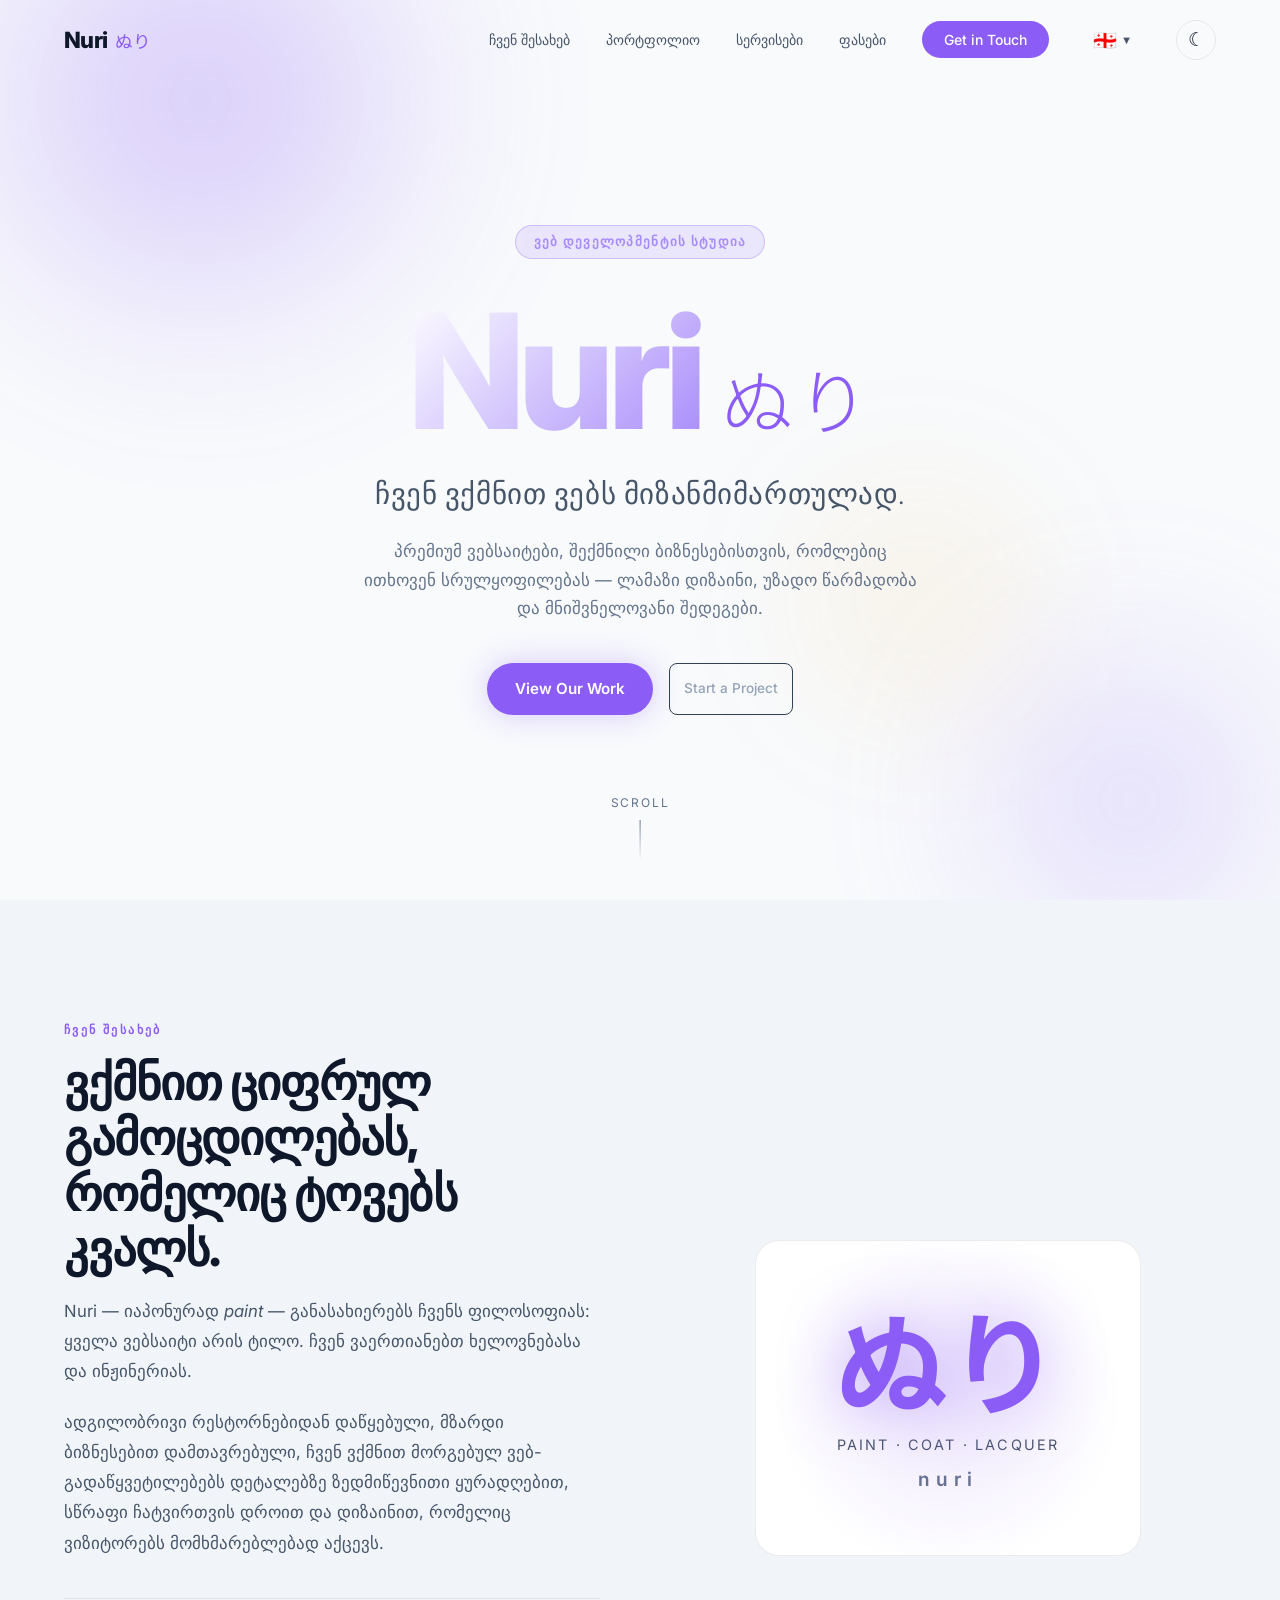
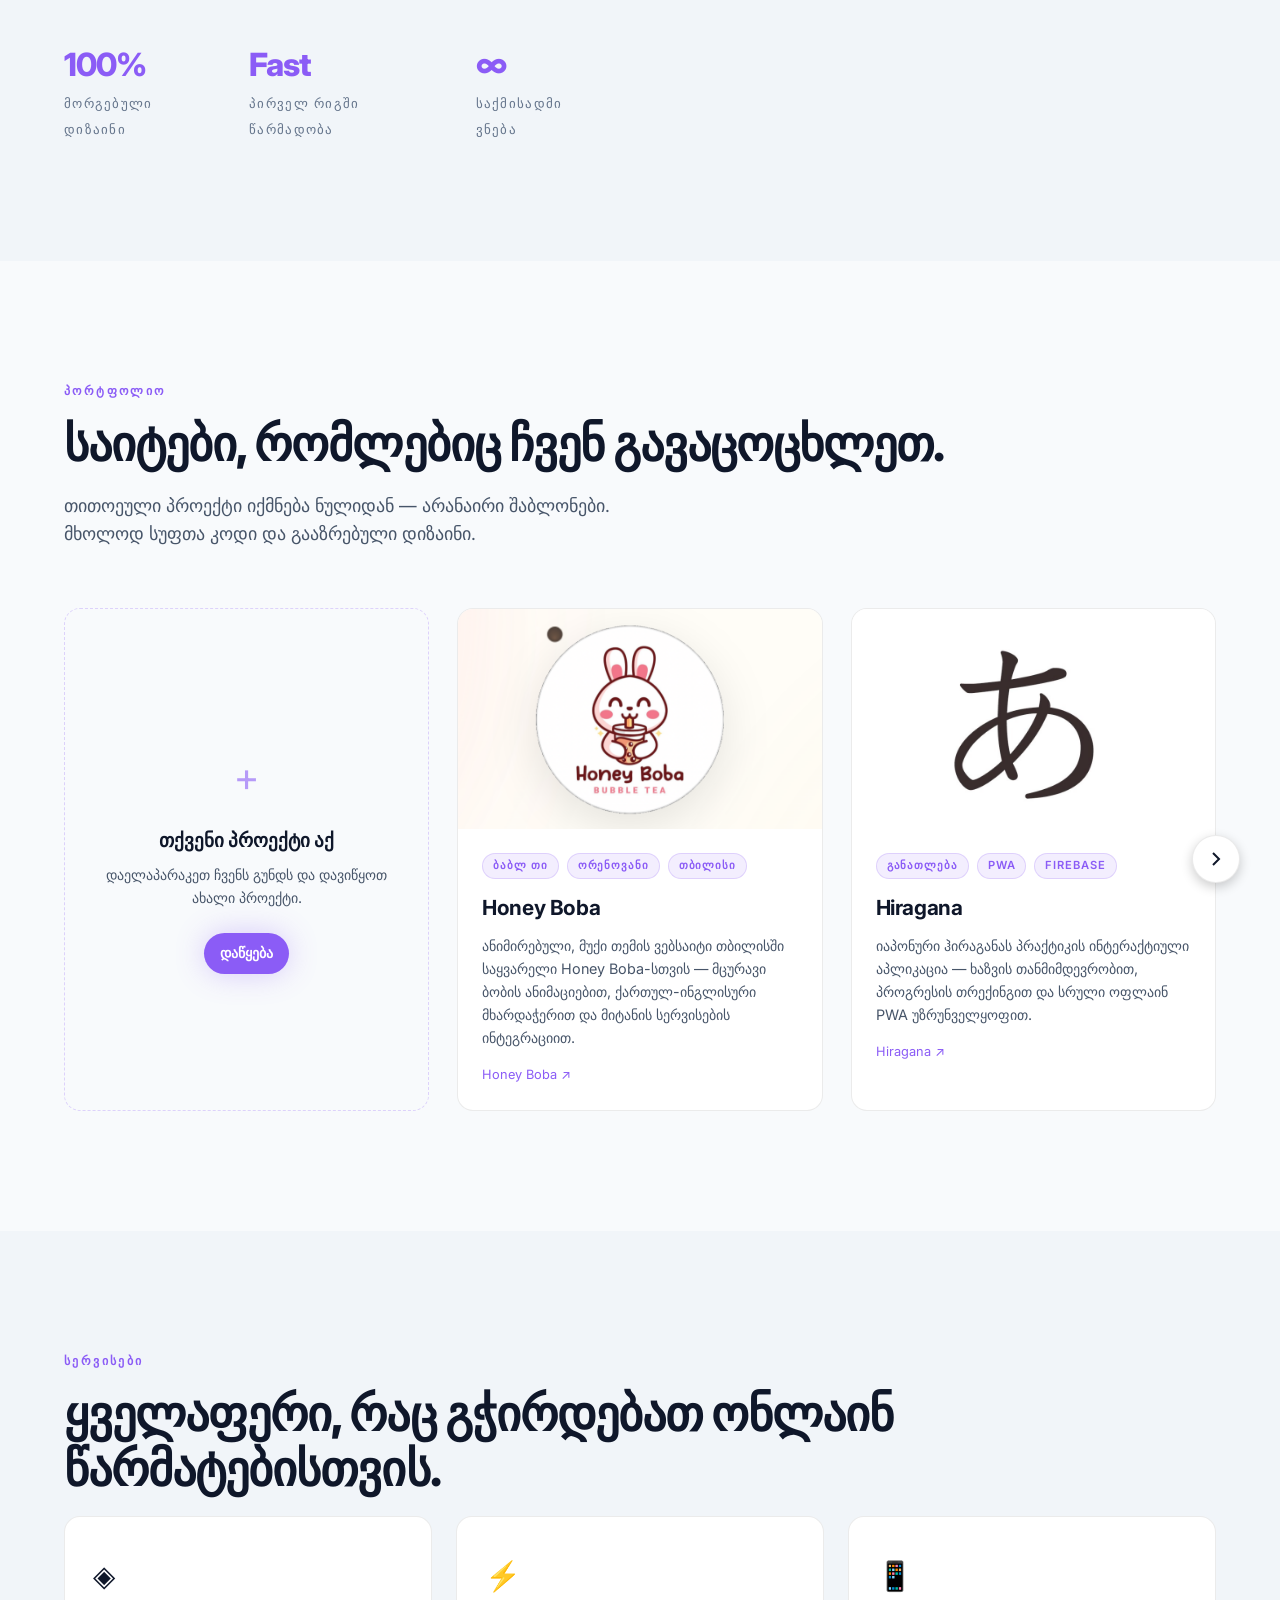
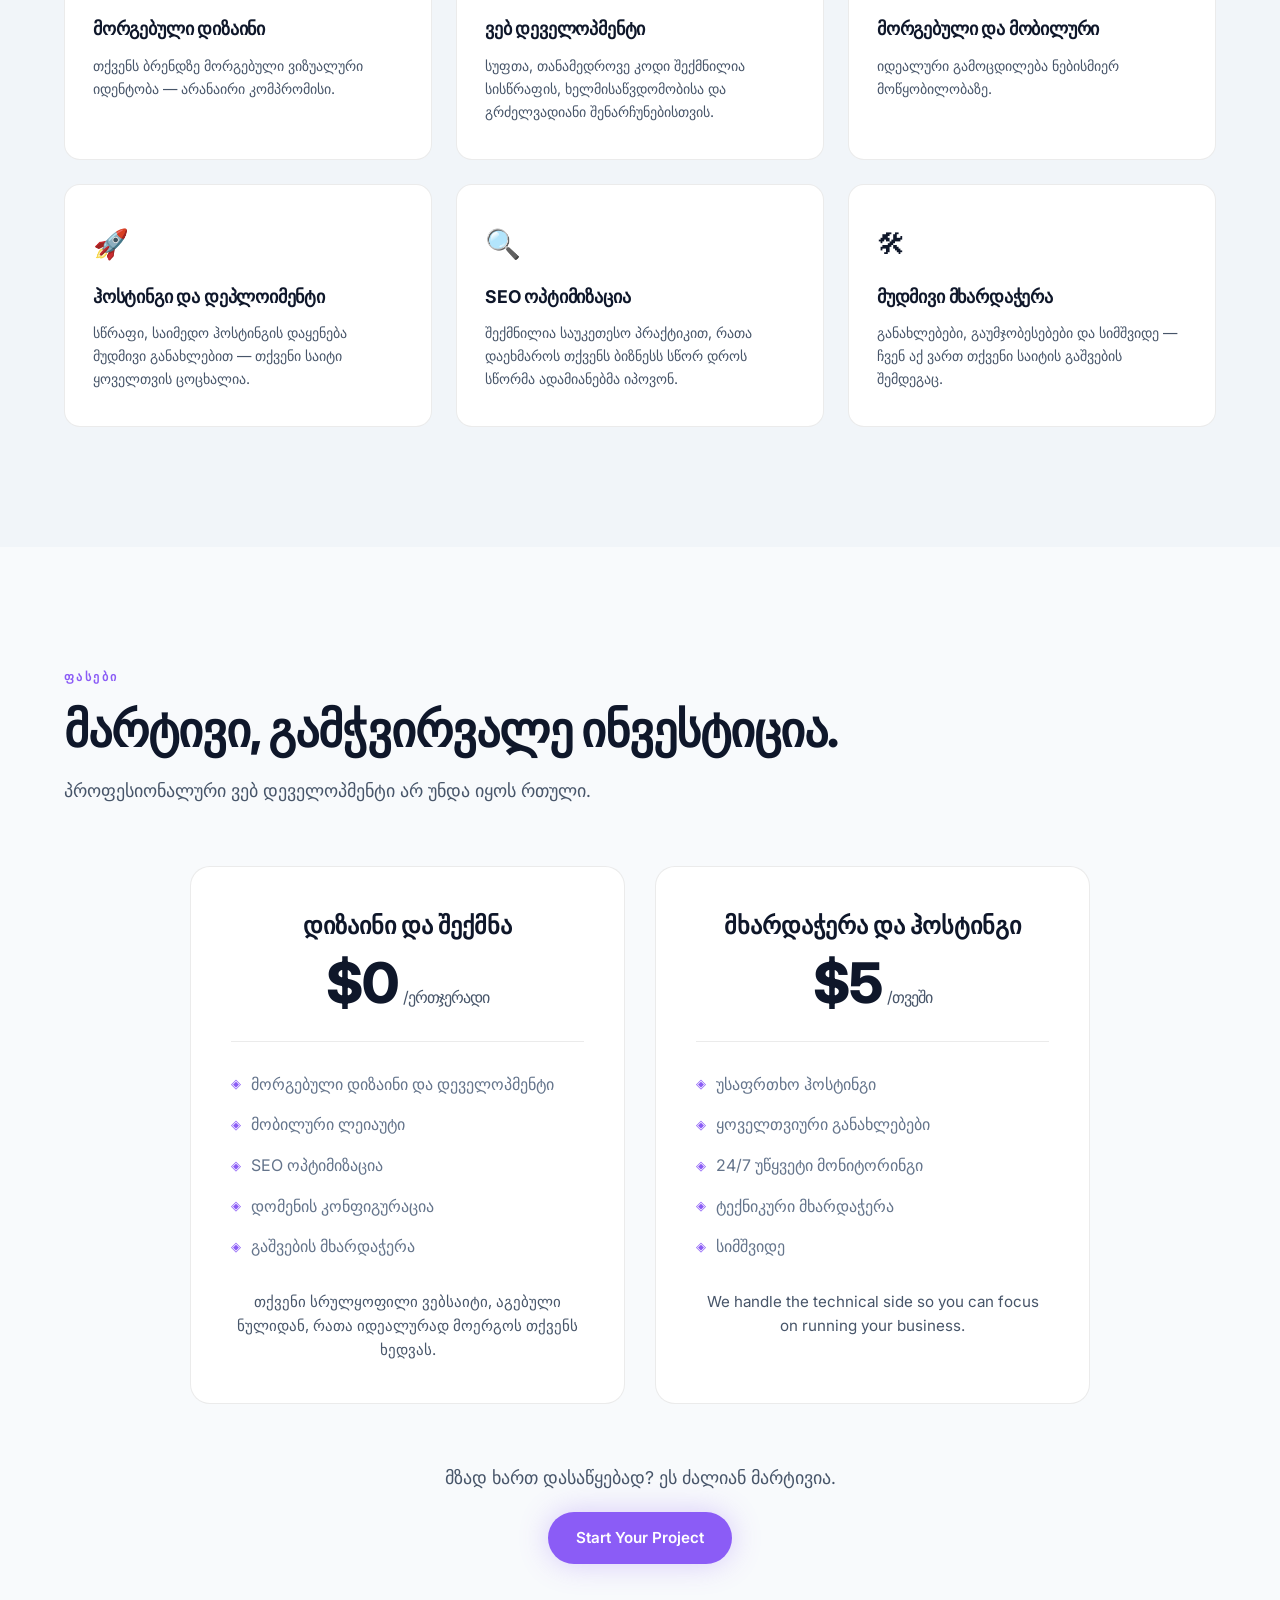
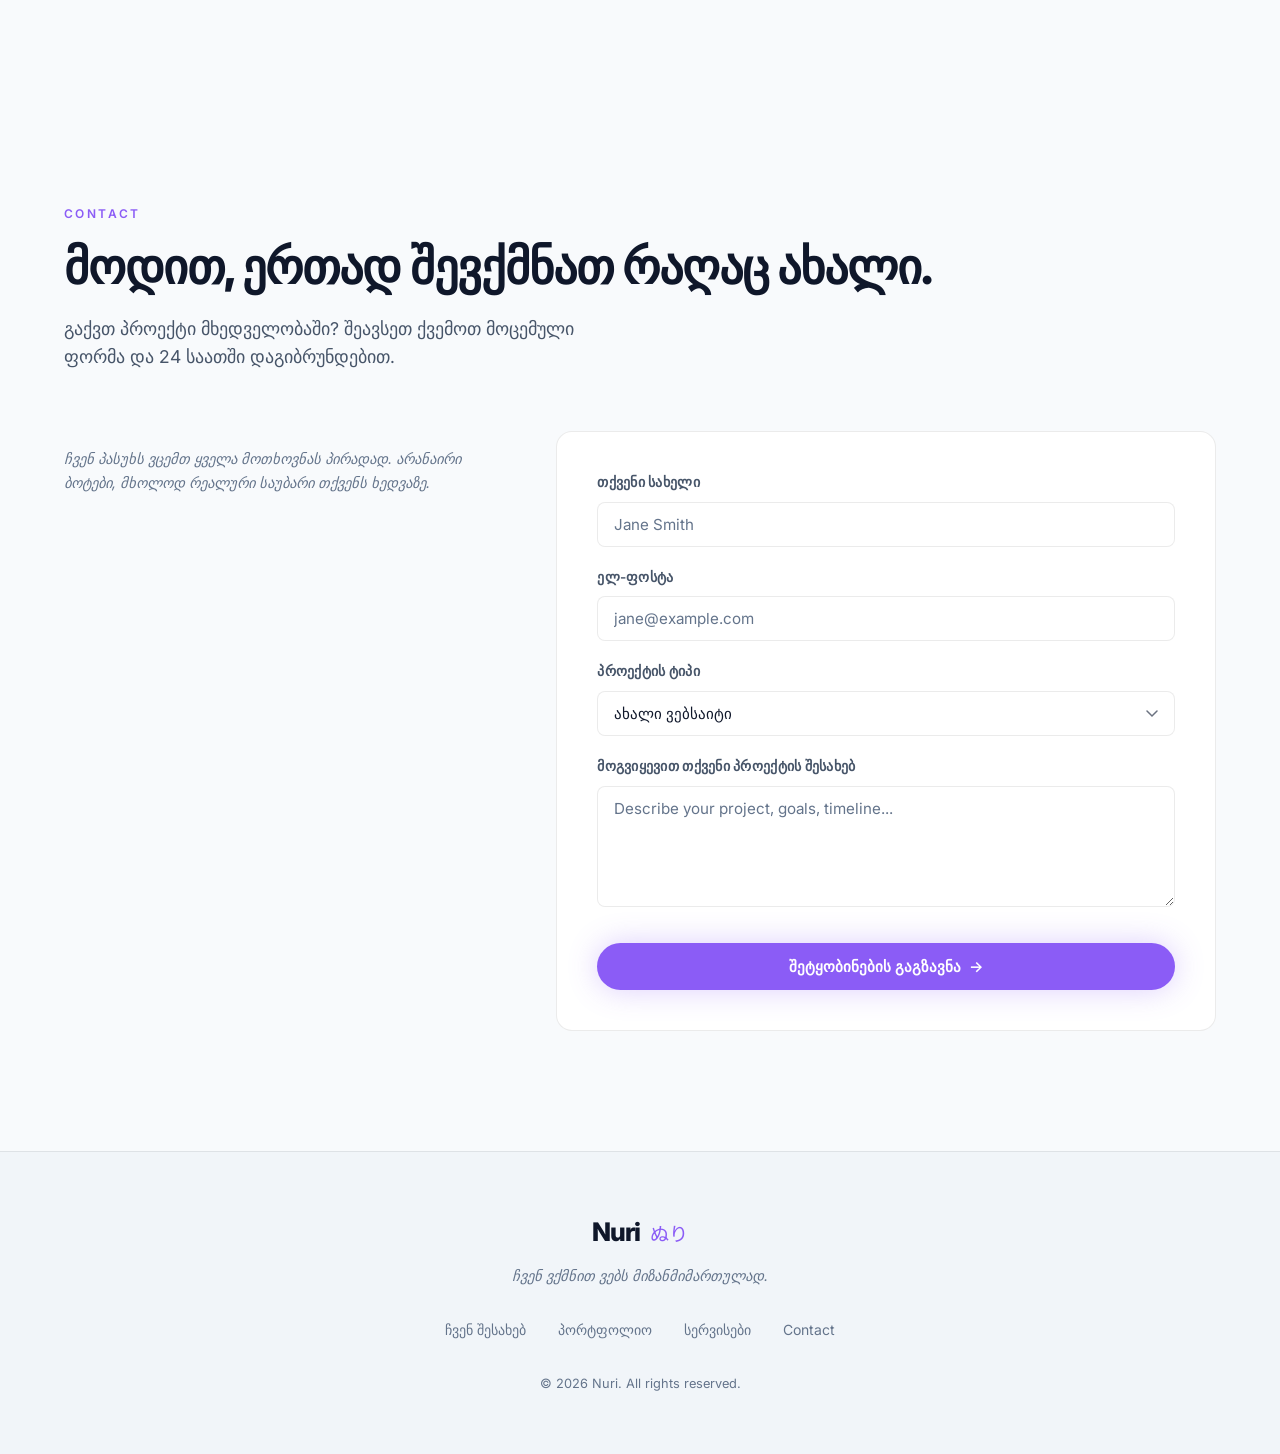
<file: ge/index.html>
<!DOCTYPE html>
<html lang="en">

<head>
    <base href="/">
    <!-- Google tag (gtag.js) -->
    <script async src="https://www.googletagmanager.com/gtag/js?id=G-W6KYEJ23QR"></script>
    <script>
        window.dataLayer = window.dataLayer || [];
        function gtag() { dataLayer.push(arguments); }
        gtag('js', new Date());

        gtag('config', 'G-W6KYEJ23QR');
    </script>
    <meta charset="UTF-8" />
    <meta name="viewport" content="width=device-width, initial-scale=1.0" />
    <title>Nuri ぬり — Web Development</title>
    <meta name="description"
        content="Nuri ぬり is a premium web development studio crafting beautiful, high-performance websites for businesses that want to stand out." />
    <meta name="keywords"
        content="web development, studio, custom websites, professional web design, performance websites, Nuri" />
    <link rel="canonical" href="https://nuri.software/" />

    <!-- Open Graph / Facebook -->
    <meta property="og:type" content="website" />
    <meta property="og:url" content="https://nuri.software/" />
    <meta property="og:title" content="Nuri ぬり — Web Development" />
    <meta property="og:description"
        content="Nuri ぬり is a premium web development studio crafting beautiful, high-performance websites for businesses that want to stand out." />
    <meta property="og:image" content="https://nuri.software/img/og-image.png" />

    <!-- Twitter -->
    <meta property="twitter:card" content="summary_large_image" />
    <meta property="twitter:url" content="https://nuri.software/" />
    <meta property="twitter:title" content="Nuri ぬり — Web Development" />
    <meta property="twitter:description"
        content="Nuri ぬり is a premium web development studio crafting beautiful, high-performance websites for businesses that want to stand out." />
    <meta property="twitter:image" content="https://nuri.software/img/og-image.png" />

    <link rel="preconnect" href="https://fonts.googleapis.com" />
    <link rel="preconnect" href="https://fonts.gstatic.com" crossorigin />
    <link
        href="https://fonts.googleapis.com/css2?family=Inter:wght@300;400;500;600;700;800&family=Noto+Sans+JP:wght@300;400;700&display=swap"
        rel="stylesheet" />
    <link rel="icon" type="image/png" href="favicon.png">
    <link rel="stylesheet" href="styles.css" />

    <!-- Schema.org Data for AI Agents / Search Engines -->
    <script type="application/ld+json">
    {
      "@context": "https://schema.org",
      "@type": "ProfessionalService",
      "name": "Nuri Web Development",
      "url": "https://nuri.software/",
      "logo": "https://nuri.software/img/og-image.png",
      "image": "https://nuri.software/img/og-image.png",
      "description": "Nuri ぬり is a premium web development studio capable of engineering powerful, custom digital experiences of any scale—from landing pages to complex web applications and PWAs.",
      "priceRange": "$",
      "telephone": "",
      "email": "",
      "address": {
        "@type": "PostalAddress",
        "addressCountry": "Global"
      },
      "aggregateRating": {
        "@type": "AggregateRating",
        "ratingValue": "5",
        "reviewCount": "10"
      },
      "makesOffer": [
        {
          "@type": "Offer",
          "itemOffered": {
            "@type": "Service",
            "name": "Custom Engineering & Build",
            "description": "Complete bespoke engineering for websites, web apps, and digital platforms."
          },
          "price": "0",
          "priceCurrency": "USD"
        },
        {
          "@type": "Offer",
          "itemOffered": {
            "@type": "Service",
            "name": "Infrastructure & Maintenance",
            "description": "Continuous code updates, server management, and 24/7 technical support."
          },
          "price": "5",
          "priceCurrency": "USD"
        }
      ]
    }
    </script>
    <script>window.siteLang = "ge";</script>
</head>

<body>

    <!-- Navigation -->
    <nav class="nav" id="nav">
        <div class="nav-inner">
            <a href="#hero" class="nav-logo">
                <span class="logo-en">Nuri</span>
                <span class="logo-jp">ぬり</span>
            </a>
            <button class="nav-toggle" id="navToggle" aria-label="Toggle menu"
                onclick="gtag('event', 'click', { 'event_category': 'Navigation', 'event_label': 'Mobile Menu Toggle' });">
                <span></span><span></span><span></span>
            </button>
            <ul class="nav-links" id="navLinks">
                <li><a href="#about">About</a></li>
                <li><a href="#portfolio">Portfolio</a></li>
                <li><a href="#services">Services</a></li>
                <li><a href="#pricing">Pricing</a></li>
                <li><a href="#contact" class="nav-cta"
                        onclick="gtag('event', 'click', { 'event_category': 'Navigation', 'event_label': 'Get in Touch' });">Get
                        in Touch</a></li>
                <li style="position: relative;" id="langDropdownContainer">
                    <button id="langToggle" class="lang-btn" aria-label="Select Language"
                        style="background:none; border:none; cursor:pointer; font-size:1.2rem; padding: 0.5rem; display: flex; align-items: center; gap: 4px;"
                        onclick="const m = document.getElementById('langMenu'); m.style.display = m.style.display === 'none' ? 'flex' : 'none';">
                        <span id="currentLangFlag">🇺🇸</span>
                        <span style="font-size: 0.7rem; color: var(--text-muted)">▼</span>
                    </button>
                    <ul id="langMenu"
                        style="display: none; position: absolute; top: 100%; right: 0; background: #ffffff; border: 1px solid #e2e2e2; border-radius: 8px; padding: 0.5rem; list-style: none; margin: 0; box-shadow: 0 4px 16px rgba(0,0,0,0.15); flex-direction: column; gap: 0.5rem; z-index: 99999; min-width: 120px;">
                        <li><a href="/en"
                                style="text-decoration: none; display: block; padding: 0.4rem; color: #1a1a2e; border-radius: 4px;"
                                onmouseover="this.style.background='#f3f0ff'"
                                onmouseout="this.style.background='transparent'">🇺🇸 English</a></li>
                        <li><a href="/ge"
                                style="text-decoration: none; display: block; padding: 0.4rem; color: #1a1a2e; border-radius: 4px;"
                                onmouseover="this.style.background='#f3f0ff'"
                                onmouseout="this.style.background='transparent'">🇬🇪 ქართული</a></li>
                        <li><a href="/es"
                                style="text-decoration: none; display: block; padding: 0.4rem; color: #1a1a2e; border-radius: 4px;"
                                onmouseover="this.style.background='#f3f0ff'"
                                onmouseout="this.style.background='transparent'">🇪🇸 Español</a></li>
                    </ul>
                </li>
                <li>
                    <button id="themeToggle" class="theme-toggle" aria-label="Toggle dark mode"
                        onclick="gtag('event', 'click', { 'event_category': 'Theme', 'event_label': 'Dark Mode Toggle' });">
                        <span class="theme-icon-light">☀</span>
                        <span class="theme-icon-dark">☾</span>
                    </button>
                </li>
            </ul>
        </div>
    </nav>

    <main>
        <!-- Hero -->
        <section class="hero" id="hero">
            <div class="hero-bg">
                <div class="hero-orb orb-1"></div>
                <div class="hero-orb orb-2"></div>
                <div class="hero-orb orb-3"></div>
            </div>
            <div class="hero-content">
                <div class="hero-badge reveal">Web Development Studio</div>
                <h1 class="hero-title reveal">
                    <span class="title-en">Nuri</span>
                    <span class="title-jp">ぬり</span>
                </h1>
                <p class="hero-tagline reveal">We paint the web with purpose.</p>
                <p class="hero-sub reveal">Premium websites crafted for businesses that demand excellence — beautiful
                    design, flawless performance, and results that matter.</p>
                <div class="hero-actions reveal">
                    <a href="#portfolio" class="btn btn-primary"
                        onclick="gtag('event', 'click', { 'event_category': 'Hero', 'event_label': 'View Our Work' });">View
                        Our Work</a>
                    <a href="#contact" class="btn btn-ghost"
                        onclick="gtag('event', 'click', { 'event_category': 'Hero', 'event_label': 'Start a Project' });">Start
                        a Project</a>
                </div>
            </div>
            <div class="hero-scroll-hint">
                <span>Scroll</span>
                <div class="scroll-line"></div>
            </div>
        </section>

        <!-- About -->
        <section class="about section" id="about">
            <div class="container">
                <div class="section-label reveal">About</div>
                <div class="about-grid">
                    <div class="about-text">
                        <h2 class="section-title reveal">Crafting digital experiences that leave a mark.</h2>
                        <p class="reveal">Nuri — Japanese for <em>paint</em> — embodies our philosophy: every website is
                            a
                            canvas. We blend artistry with engineering to build sites that are as beautiful as they are
                            powerful.</p>
                        <p class="reveal">From local restaurants to growing businesses, we deliver bespoke web solutions
                            with meticulous attention to detail, fast load times, and designs that convert visitors into
                            customers.</p>
                        <div class="about-stats reveal">
                            <div class="stat">
                                <span class="stat-num">100%</span>
                                <span class="stat-label">Custom Design</span>
                            </div>
                            <div class="stat">
                                <span class="stat-num">Fast</span>
                                <span class="stat-label">Performance First</span>
                            </div>
                            <div class="stat">
                                <span class="stat-num">∞</span>
                                <span class="stat-label">Passion for Craft</span>
                            </div>
                        </div>
                    </div>
                    <div class="about-visual reveal">
                        <div class="kanji-card">
                            <div class="kanji-char">ぬり</div>
                            <div class="kanji-meaning">paint · coat · lacquer</div>
                            <div class="kanji-romaji">nuri</div>
                        </div>
                    </div>
                </div>
            </div>
        </section>

        <!-- Portfolio -->
        <section class="portfolio section" id="portfolio">
            <div class="container">
                <div class="section-label reveal">Portfolio</div>
                <h2 class="section-title reveal">Sites we've brought to life.</h2>
                <p class="section-sub reveal">Each project is built from scratch — no templates, no shortcuts. Just
                    clean
                    code and thoughtful design.</p>
                <div class="portfolio-carousel-wrapper">
                    <button class="carousel-btn carousel-prev" aria-label="Previous portfolio items" id="portfolioPrev">
                        <svg width="24" height="24" viewBox="0 0 24 24" fill="none" stroke="currentColor"
                            stroke-width="2">
                            <path d="M15 18l-6-6 6-6" />
                        </svg>
                    </button>
                    <div class="portfolio-grid" id="portfolioGrid">
                        <!-- Placeholder card -->
                        <a href="#contact" class="portfolio-card portfolio-card-cta reveal"
                            onclick="gtag('event', 'click', { 'event_category': 'Portfolio', 'event_label': 'Get Started CTA Card' });">
                            <div class="card-cta-inner">
                                <div class="card-cta-icon">+</div>
                                <h3>Your Project Here</h3>
                                <p>Ready to build something exceptional? Let's talk.</p>
                                <span class="btn btn-primary btn-sm">Get Started</span>
                            </div>
                        </a>

                        <a href="https://nurihq.github.io/honey-boba/" target="_blank" rel="noopener"
                            class="portfolio-card reveal" id="card-honeyboba">
                            <div class="card-image-wrap">
                                <div class="card-image">
                                    <img src="img/portfolio/honeyboba.png" alt="Honey Boba Website" class="project-shot"
                                        loading="lazy">
                                    <div class="card-overlay">
                                        <span class="card-visit-btn">Visit Site ↗</span>
                                    </div>
                                </div>
                            </div>
                            <div class="card-body">
                                <div class="card-tags">
                                    <span class="tag">Bubble Tea</span>
                                    <span class="tag">Bilingual</span>
                                    <span class="tag">Tbilisi</span>
                                </div>
                                <h3 class="card-title">Honey Boba</h3>
                                <p class="card-desc">A funky, animated dark-mode website for Tbilisi's beloved Honey
                                    Boba bubble tea shop — featuring floating boba animations, bilingual
                                    Georgian/English support, and delivery integrations.</p>
                                <span class="card-link">
                                    Honey Boba <span class="link-arrow">↗</span>
                                </span>
                            </div>
                        </a>

                        <a href="https://hiragana.site" target="_blank" rel="noopener" class="portfolio-card reveal"
                            id="card-hiragana">
                            <div class="card-image-wrap">
                                <div class="card-image">
                                    <img src="img/portfolio/hiragana.png" alt="Hiragana Practice App"
                                        class="project-shot" loading="lazy">
                                    <div class="card-overlay">
                                        <span class="card-visit-btn">Visit Site ↗</span>
                                    </div>
                                </div>
                            </div>
                            <div class="card-body">
                                <div class="card-tags">
                                    <span class="tag">Education</span>
                                    <span class="tag">PWA</span>
                                    <span class="tag">Firebase</span>
                                </div>
                                <h3 class="card-title">Hiragana</h3>
                                <p class="card-desc">An interactive Japanese hiragana practice app — featuring
                                    stroke-order
                                    drawing, progress tracking, and full offline PWA support.</p>
                                <span class="card-link">
                                    Hiragana <span class="link-arrow">↗</span>
                                </span>
                            </div>
                        </a>

                        <a href="https://nurihq.github.io/mao-bubble-tea/" target="_blank" rel="noopener"
                            class="portfolio-card reveal" id="card-mao">
                            <div class="card-image-wrap">
                                <div class="card-image">
                                    <img src="img/portfolio/mao.png" alt="Mao Bubble Tea Website" class="project-shot"
                                        loading="lazy">
                                    <div class="card-overlay">
                                        <span class="card-visit-btn">Visit Site ↗</span>
                                    </div>
                                </div>
                            </div>
                            <div class="card-body">
                                <div class="card-tags">
                                    <span class="tag">Bubble Tea</span>
                                    <span class="tag">Cute</span>
                                    <span class="tag">Animations</span>
                                </div>
                                <h3 class="card-title">Mao Bubble Tea</h3>
                                <p class="card-desc">A super cute, fun, and funky website for Tbilisi's premier bubble
                                    tea
                                    shop
                                    — featuring playful animations and vibrant design.</p>
                                <span class="card-link">
                                    Mao Bubble Tea <span class="link-arrow">↗</span>
                                </span>
                            </div>
                        </a>

                        <a href="https://nurihq.github.io/but-first-cacao/" target="_blank" rel="noopener"
                            class="portfolio-card reveal" id="card-butfirstcacao">
                            <div class="card-image-wrap">
                                <div class="card-image">
                                    <img src="img/portfolio/butfirstcacao.png" alt="But First Cacao Website"
                                        class="project-shot" loading="lazy">
                                    <div class="card-overlay">
                                        <span class="card-visit-btn">Visit Site ↗</span>
                                    </div>
                                </div>
                            </div>
                            <div class="card-body">
                                <div class="card-tags">
                                    <span class="tag">Cacao Bar</span>
                                    <span class="tag">Bilingual</span>
                                    <span class="tag">Tbilisi</span>
                                </div>
                                <h3 class="card-title">But First Cacao</h3>
                                <p class="card-desc">A premium bilingual website for Tbilisi's specialty
                                    bean-to-bar cacao bar — featuring signature cacao drinks, playful cat
                                    mascot branding, and a warm chocolate aesthetic.</p>
                                <span class="card-link">
                                    But First Cacao <span class="link-arrow">↗</span>
                                </span>
                            </div>
                        </a>

                        <!-- <a href="https://nurihq.github.io/los-amigos/" target="_blank" rel="noopener"
                            class="portfolio-card reveal" id="card-losamigos">
                            <div class="card-image-wrap">
                                <div class="card-image">
                                    <img src="img/portfolio/losamigos.png" alt="Los Amigos Website" class="project-shot"
                                        loading="lazy">
                                    <div class="card-overlay">
                                        <span class="card-visit-btn">Visit Site ↗</span>
                                    </div>
                                </div>
                            </div>
                            <div class="card-body">
                                <div class="card-tags">
                                    <span class="tag">Mexican</span>
                                    <span class="tag">Bilingual</span>
                                    <span class="tag">Tbilisi</span>
                                </div>
                                <h3 class="card-title">Los Amigos</h3>
                                <p class="card-desc">A fun, vibrant, light-themed bilingual website for a popular
                                    Mexican restaurant in Tbilisi — featuring a seamless Wolt menu integration.</p>
                                <span class="card-link">
                                    Los Amigos <span class="link-arrow">↗</span>
                                </span>
                            </div>
                        </a> -->

                        <a href="https://nurihq.github.io/margaliti-collection/" target="_blank" rel="noopener"
                            class="portfolio-card reveal" id="card-margaliti">
                            <div class="card-image-wrap">
                                <div class="card-image">
                                    <img src="img/portfolio/margaliti.png" alt="Margaliti Collection Website"
                                        class="project-shot" loading="lazy">
                                    <div class="card-overlay">
                                        <span class="card-visit-btn">Visit Site ↗</span>
                                    </div>
                                </div>
                            </div>
                            <div class="card-body">
                                <div class="card-tags">
                                    <span class="tag">Cheese Bar</span>
                                    <span class="tag">Bilingual</span>
                                    <span class="tag">Tbilisi</span>
                                </div>
                                <h3 class="card-title">Margaliti Collection</h3>
                                <p class="card-desc">A premium bilingual website for Tbilisi's boutique Cheese Bar &amp;
                                    More
                                    — featuring artisan cheeses, delivery links, and a rich editorial design.</p>
                                <span class="card-link">
                                    Margaliti Collection <span class="link-arrow">↗</span>
                                </span>
                            </div>
                        </a>

                        <!-- <a href="https://nurihq.github.io/stop-smoking-sakartvelo/" target="_blank" rel="noopener"
                            class="portfolio-card reveal" id="card-stopsmoking">
                            <div class="card-image-wrap">
                                <div class="card-image">
                                    <img src="img/portfolio/stopsmoking.png" alt="Stop Smoking Sakartvelo Website"
                                        class="project-shot" loading="lazy">
                                    <div class="card-overlay">
                                        <span class="card-visit-btn">Visit Site ↗</span>
                                    </div>
                                </div>
                            </div>
                            <div class="card-body">
                                <div class="card-tags">
                                    <span class="tag">Landing Page</span>
                                    <span class="tag">Campaign</span>
                                    <span class="tag">Animations</span>
                                </div>
                                <h3 class="card-title">Stop Smoking Sakartvelo</h3>
                                <p class="card-desc">An emotionally impactful, cinematic single-page campaign aimed at
                                    helping youth find their purpose and quit smoking.</p>
                                <span class="card-link">
                                    Stop Smoking Sakartvelo <span class="link-arrow">↗</span>
                                </span>
                            </div>
                        </a> -->

                        <!-- <a href="https://nurihq.github.io/castaways-cafe" target="_blank" rel="noopener"
                            class="portfolio-card reveal" id="card-castaways">
                            <div class="card-image-wrap">
                                <div class="card-image">
                                    <img src="img/portfolio/castaways.png" alt="Castaways Cafe Website"
                                        class="project-shot" loading="lazy">
                                    <div class="card-overlay">
                                        <span class="card-visit-btn">Visit Site ↗</span>
                                    </div>
                                </div>
                            </div>
                            <div class="card-body">
                                <div class="card-tags">
                                    <span class="tag">Restaurant</span>
                                    <span class="tag">React</span>
                                    <span class="tag">Vite</span>
                                </div>
                                <h3 class="card-title">Castaways Cafe</h3>
                                <p class="card-desc">A vibrant, full-featured website for a beloved local cafe —
                                    featuring
                                    an
                                    interactive menu, gallery, and seamless online presence.</p>
                                <span class="card-link">
                                    Castaways Cafe <span class="link-arrow">↗</span>
                                </span>
                            </div>
                        </a> -->

                        <!-- <a href="https://nurihq.github.io/katie-cakes" target="_blank" rel="noopener"
                            class="portfolio-card reveal" id="card-katie">
                            <div class="card-image-wrap">
                                <div class="card-image">
                                    <img src="img/portfolio/katiecakes.png" alt="Katie Cakes Website"
                                        class="project-shot" loading="lazy">
                                    <div class="card-overlay">
                                        <span class="card-visit-btn">Visit Site ↗</span>
                                    </div>
                                </div>
                            </div>
                            <div class="card-body">
                                <div class="card-tags">
                                    <span class="tag">Bakery</span>
                                    <span class="tag">HTML</span>
                                    <span class="tag">CSS</span>
                                </div>
                                <h3 class="card-title">Katie Cakes</h3>
                                <p class="card-desc">A warm, elegant website for a boutique cake studio — showcasing
                                    their
                                    beautiful creations and making it easy for customers to get in touch.</p>
                                <span class="card-link">
                                    Katie Cakes <span class="link-arrow">↗</span>
                                </span>
                            </div>
                        </a> -->

                        <a href="https://katakana.site" target="_blank" rel="noopener" class="portfolio-card reveal"
                            id="card-katakana">
                            <div class="card-image-wrap">
                                <div class="card-image">
                                    <img src="img/portfolio/katakana.png" alt="Katakana Practice App"
                                        class="project-shot" loading="lazy">
                                    <div class="card-overlay">
                                        <span class="card-visit-btn">Visit Site ↗</span>
                                    </div>
                                </div>
                            </div>
                            <div class="card-body">
                                <div class="card-tags">
                                    <span class="tag">Education</span>
                                    <span class="tag">PWA</span>
                                    <span class="tag">Firebase</span>
                                </div>
                                <h3 class="card-title">Katakana</h3>
                                <p class="card-desc">A companion app to Hiragana.site for mastering katakana — with the
                                    same
                                    polished practice experience and cloud-synced progress.</p>
                                <span class="card-link">
                                    Katakana <span class="link-arrow">↗</span>
                                </span>
                            </div>
                        </a>

                        <!-- <a href="https://nurihq.github.io/warren-cafe/" target="_blank" rel="noopener"
                            class="portfolio-card reveal" id="card-warren">
                            <div class="card-image-wrap">
                                <div class="card-image">
                                    <img src="img/portfolio/warren.png" alt="Warren Cafe Website" class="project-shot"
                                        loading="lazy">
                                    <div class="card-overlay">
                                        <span class="card-visit-btn">Visit Site ↗</span>
                                    </div>
                                </div>
                            </div>
                            <div class="card-body">
                                <div class="card-tags">
                                    <span class="tag">Cafe</span>
                                    <span class="tag">Brunch</span>
                                    <span class="tag">Bilingual</span>
                                </div>
                                <h3 class="card-title">Warren Cafe & Brunch</h3>
                                <p class="card-desc">A premium bilingual website for a beloved Buenos Aires brunch café
                                    —
                                    featuring the menu, delivery links, and two locations in Palermo & Recoleta.</p>
                                <span class="card-link">
                                    Warren Cafe & Brunch <span class="link-arrow">↗</span>
                                </span>
                            </div>
                        </a> -->

                        <!-- <a href="https://nurihq.github.io/myboba/" target="_blank" rel="noopener"
                            class="portfolio-card reveal" id="card-myboba">
                            <div class="card-image-wrap">
                                <div class="card-image">
                                    <img src="img/portfolio/myboba.png" alt="MyBoba Website" class="project-shot"
                                        loading="lazy">
                                    <div class="card-overlay">
                                        <span class="card-visit-btn">Visit Site ↗</span>
                                    </div>
                                </div>
                            </div>
                            <div class="card-body">
                                <div class="card-tags">
                                    <span class="tag">Bubble Tea</span>
                                    <span class="tag">Premium</span>
                                    <span class="tag">Bilingual</span>
                                </div>
                                <h3 class="card-title">MyBoba</h3>
                                <p class="card-desc">A premium, beautifully designed bilingual website for a popular
                                    Tbilisi bubble tea shop, featuring their signature menu and Wolt integrations.</p>
                                <span class="card-link">
                                    MyBoba <span class="link-arrow">↗</span>
                                </span>
                            </div>
                        </a> -->

                        <!-- <a href="https://nurihq.github.io/berytus/" target="_blank" rel="noopener"
                            class="portfolio-card reveal" id="card-berytus">
                            <div class="card-image-wrap">
                                <div class="card-image">
                                    <img src="img/portfolio/berytus.png" alt="Berytus Website" class="project-shot"
                                        loading="lazy">
                                    <div class="card-overlay">
                                        <span class="card-visit-btn">Visit Site ↗</span>
                                    </div>
                                </div>
                            </div>
                            <div class="card-body">
                                <div class="card-tags">
                                    <span class="tag">Restaurant</span>
                                    <span class="tag">Lebanese</span>
                                    <span class="tag">Bilingual</span>
                                </div>
                                <h3 class="card-title">Berytus</h3>
                                <p class="card-desc">A premium, highly aesthetic bilingual webapp for Berytus — bringing
                                    authentic Lebanese taste to Tbilisi.</p>
                                <span class="card-link">
                                    Berytus <span class="link-arrow">↗</span>
                                </span>
                            </div>
                        </a> -->




                    </div>
                    <button class="carousel-btn carousel-next" aria-label="Next portfolio items" id="portfolioNext">
                        <svg width="24" height="24" viewBox="0 0 24 24" fill="none" stroke="currentColor"
                            stroke-width="2">
                            <path d="M9 18l6-6-6-6" />
                        </svg>
                    </button>
                </div>
        </section>

        <!-- Services -->
        <section class="services section" id="services">
            <div class="container">
                <div class="section-label reveal">Services</div>
                <h2 class="section-title reveal">Everything you need to succeed online.</h2>
                <div class="services-grid">
                    <div class="service-card reveal">
                        <div class="service-icon">◈</div>
                        <h3>Custom Design</h3>
                        <p>Bespoke visual identities and interfaces tailored to your brand — no templates, no
                            compromises.
                        </p>
                    </div>
                    <div class="service-card reveal">
                        <div class="service-icon">⚡</div>
                        <h3>Web Development</h3>
                        <p>Clean, modern code built for speed, accessibility, and long-term maintainability.</p>
                    </div>
                    <div class="service-card reveal">
                        <div class="service-icon">📱</div>
                        <h3>Responsive &amp; Mobile</h3>
                        <p>Pixel-perfect experiences across every device — from desktop to the smallest screen.</p>
                    </div>
                    <div class="service-card reveal">
                        <div class="service-icon">🚀</div>
                        <h3>Hosting &amp; Deployment</h3>
                        <p>Fast, reliable hosting setup with continuous deployment — your site is always live and up to
                            date.</p>
                    </div>
                    <div class="service-card reveal">
                        <div class="service-icon">🔍</div>
                        <h3>SEO Optimisation</h3>
                        <p>Built-in best practices to help your business get found by the right people at the right
                            time.
                        </p>
                    </div>
                    <div class="service-card reveal">
                        <div class="service-icon">🛠</div>
                        <h3>Ongoing Support</h3>
                        <p>Updates, improvements, and peace of mind — we're here long after launch day.</p>
                    </div>
                </div>
            </div>
        </section>

        <!-- Pricing -->
        <section class="pricing section" id="pricing">
            <div class="container">
                <div class="section-label reveal">Pricing</div>
                <h2 class="section-title reveal">Simple, transparent investment.</h2>
                <p class="section-sub reveal">Professional web development shouldn't be complicated. We offer a clear
                    path
                    to
                    getting online and staying there.</p>

                <div class="pricing-grid reveal">
                    <!-- Creation -->
                    <a href="#contact" class="pricing-card main-card"
                        style="text-decoration: none; color: inherit; display: block;"
                        onclick="gtag('event', 'click', { 'event_category': 'Pricing', 'event_label': 'Design & Build Card' });">
                        <div class="pricing-header">
                            <h3>Design & Build</h3>
                            <div class="price">$0<span class="period">/one-time</span></div>
                        </div>
                        <ul class="pricing-features">
                            <li><span>◈</span> Custom Design & Development</li>
                            <li><span>◈</span> Responsive Mobile Layout</li>
                            <li><span>◈</span> SEO Optimization</li>
                            <li><span>◈</span> Domain Configuration</li>
                            <li><span>◈</span> Launch Support</li>
                        </ul>
                        <p class="pricing-desc">Your complete website, built from scratch to perfectly match your
                            vision.
                        </p>
                    </a>

                    <!-- Maintenance -->
                    <a href="#contact" class="pricing-card"
                        style="text-decoration: none; color: inherit; display: block;"
                        onclick="gtag('event', 'click', { 'event_category': 'Pricing', 'event_label': 'Care & Hosting Card' });">
                        <div class="pricing-header">
                            <h3>Care & Hosting</h3>
                            <div class="price">$5<span class="period">/month</span></div>
                        </div>
                        <ul class="pricing-features">
                            <li><span>◈</span> Secure Hosting</li>
                            <li><span>◈</span> Monthly Content Updates</li>
                            <li><span>◈</span> 24/7 Uptime Monitoring</li>
                            <li><span>◈</span> Technical Support</li>
                            <li><span>◈</span> Peace of Mind</li>
                        </ul>
                        <p class="pricing-desc">We handle the technical side so you can focus on running your business.
                        </p>
                    </a>
                </div>

                <div class="pricing-cta reveal">
                    <p>Ready to get started? It's that simple.</p>
                    <a href="#contact" class="btn btn-primary"
                        onclick="gtag('event', 'click', { 'event_category': 'Pricing', 'event_label': 'Start Your Project' });">Start
                        Your Project</a>
                </div>
            </div>
        </section>

        <!-- Contact -->
        <section class="contact section">
            <div class="container">
                <div class="section-label reveal">Contact</div>
                <h2 class="section-title reveal">Let's build something together.</h2>
                <p class="section-sub reveal">Have a project in mind? We'd love to hear about it. Fill in the form below
                    and
                    we'll get back to you within 24 hours.</p>
                <div class="contact-grid" id="contact">
                    <div class="contact-info reveal">
                        <div class="contact-tagline" style="border-top: none; padding-top: 0;">
                            <p>We respond to every enquiry personally. No bots, no templates — just a real conversation
                                about your vision.</p>
                        </div>
                    </div>
                    <form class="contact-form reveal" id="contactForm"
                        action="https://5osdsd7re7htcmddembdmucjv40ikqlo.lambda-url.us-east-1.on.aws/" method="POST">
                        <div class="form-group">
                            <label for="name">Your Name</label>
                            <input type="text" id="name" name="name" placeholder="Jane Smith" required />
                        </div>
                        <div class="form-group">
                            <label for="email">Email Address</label>
                            <input type="email" id="email" name="email" placeholder="jane@example.com" required />
                        </div>
                        <div class="form-group">
                            <label for="subject">Project Type</label>
                            <select id="subject" name="subject">
                                <option value="">Select a service...</option>
                                <option value="new-website" selected>New Website</option>
                                <option value="redesign">Website Redesign</option>
                                <option value="ecommerce">E-Commerce</option>
                                <option value="other">Other</option>
                            </select>
                        </div>
                        <div class="form-group">
                            <label for="message">Tell Us About Your Project</label>
                            <textarea id="message" name="message" rows="5"
                                placeholder="Describe your project, goals, timeline..." required></textarea>
                        </div>

                        <!-- HONEYPOT (Anti-Spam) -->
                        <div style="display:none;" aria-hidden="true">
                            <label for="website_url">Leave this field blank</label>
                            <input type="text" name="website_url" id="website_url" tabindex="-1" autocomplete="off" />
                        </div>

                        <!-- Website Identifier -->
                        <input type="hidden" name="domain" value="nuri.software" />

                        <!-- Redirection after success -->
                        <input type="hidden" name="_redirect" value="https://nuri.software/#success" />

                        <input type="hidden" name="_subject" value="New project enquiry from Nuri website" />

                        <button type="submit" class="btn btn-primary btn-full" id="submitBtn"
                            onclick="gtag('event', 'click', { 'event_category': 'Contact', 'event_label': 'Submit Form' });">
                            <span class="btn-text">Send Message</span>
                            <span class="btn-icon">→</span>
                        </button>
                        <div class="form-success" id="formSuccess">
                            <span>✓</span> Thanks! We'll be in touch within 24 hours.
                        </div>
                    </form>
                </div>
            </div>
        </section>
    </main>

    <!-- Success Modal -->
    <div id="successModal" class="modal-overlay hidden">
        <div class="modal-content">
            <button id="closeModal" class="close-btn" aria-label="Close">&times;</button>
            <div style="font-size: 3rem; margin-bottom: 16px;">✨</div>
            <h3 style="font-size: 1.5rem; font-weight: 600; margin-bottom: 8px;">Message Sent!</h3>
            <p style="color: var(--text-muted); margin-bottom: 24px; line-height: 1.5;">
                Thanks for reaching out! We'll be in touch with you shortly.
            </p>
            <button class="btn btn-primary" style="width: 100%;"
                onclick="document.getElementById('successModal').classList.add('hidden')">
                Continue
            </button>
        </div>
    </div>

    <!-- Footer -->
    <footer class="footer">
        <div class="container">
            <div class="footer-inner">
                <div class="footer-brand">
                    <span class="logo-en">Nuri</span>
                    <span class="logo-jp">ぬり</span>
                </div>
                <p class="footer-tagline">We paint the web with purpose.</p>
                <div class="footer-links">
                    <a href="#about">About</a>
                    <a href="#portfolio">Portfolio</a>
                    <a href="#services">Services</a>
                    <a href="#contact">Contact</a>
                </div>
                <p class="footer-copy">© 2026 Nuri. All rights reserved.</p>
            </div>
        </div>
    </footer>

    <script src="nuri-core.js?v=2.1"></script>
</body>

</html>
</file>
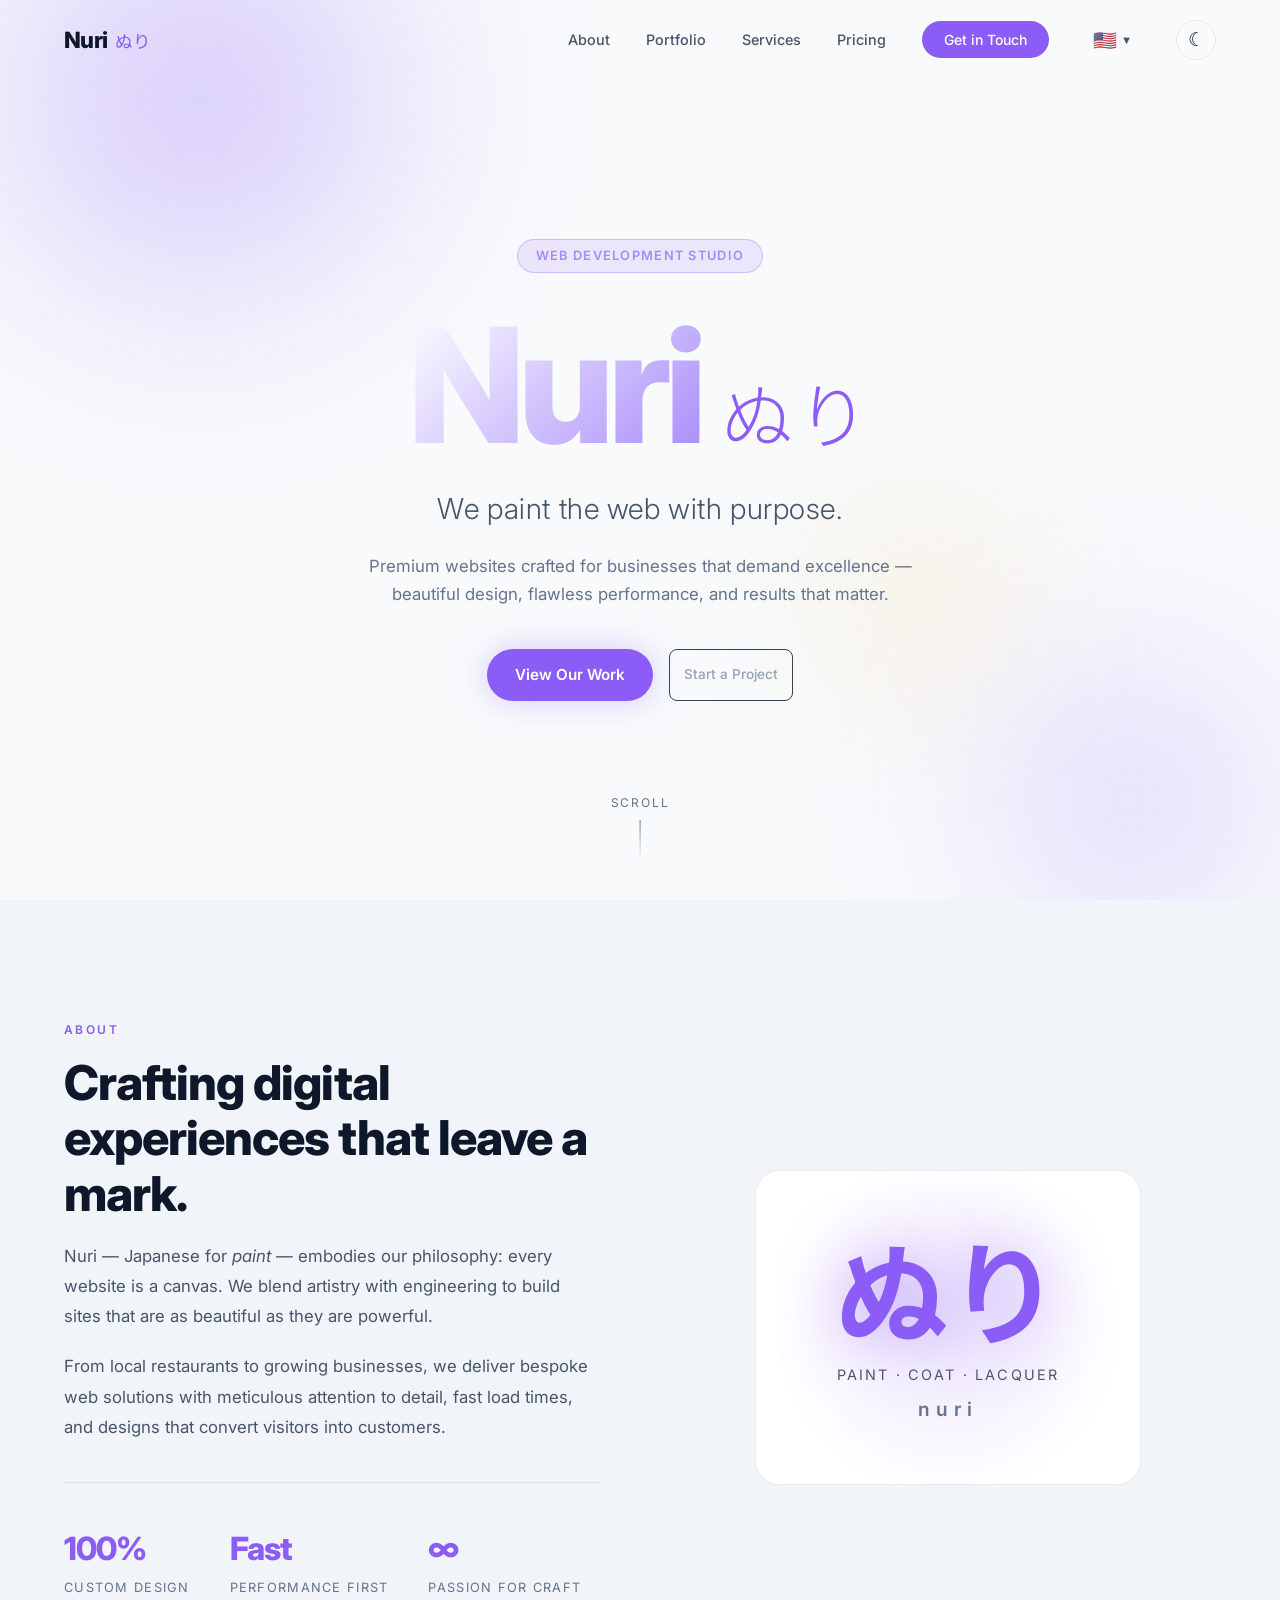
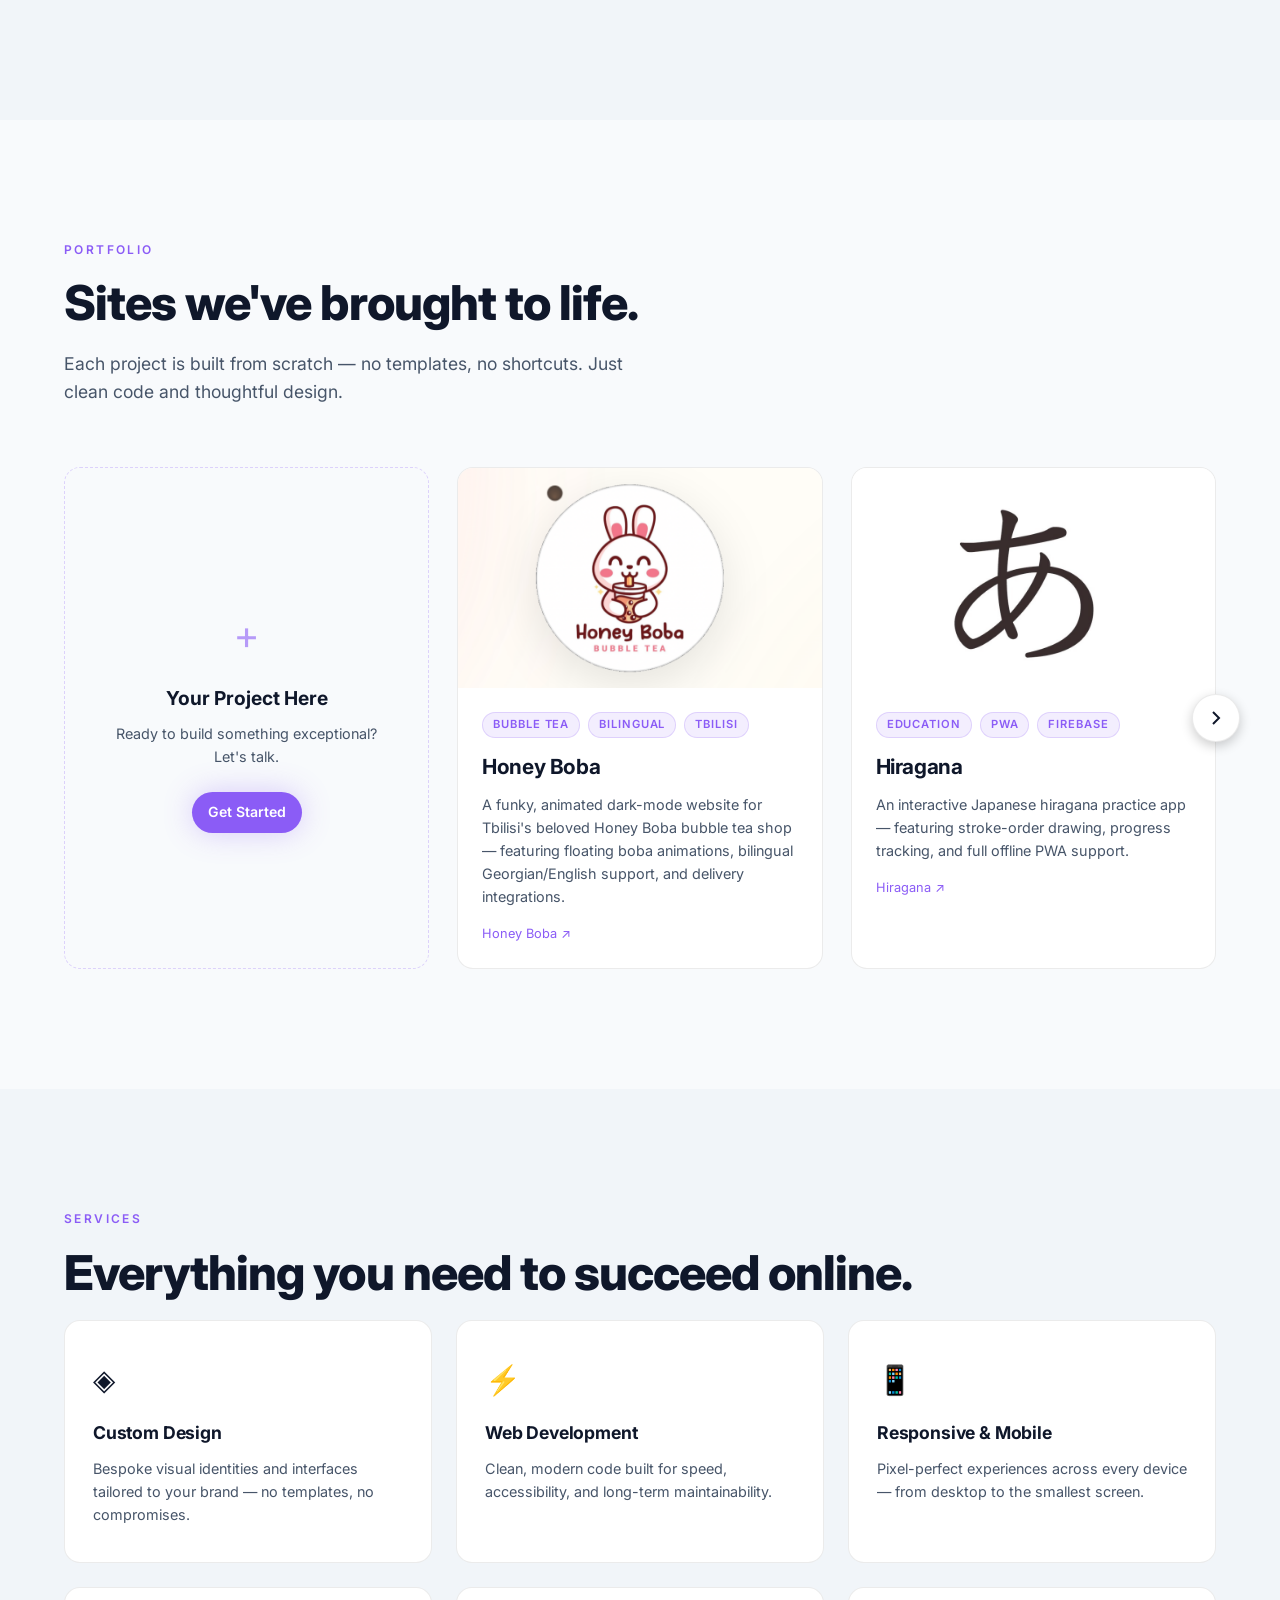
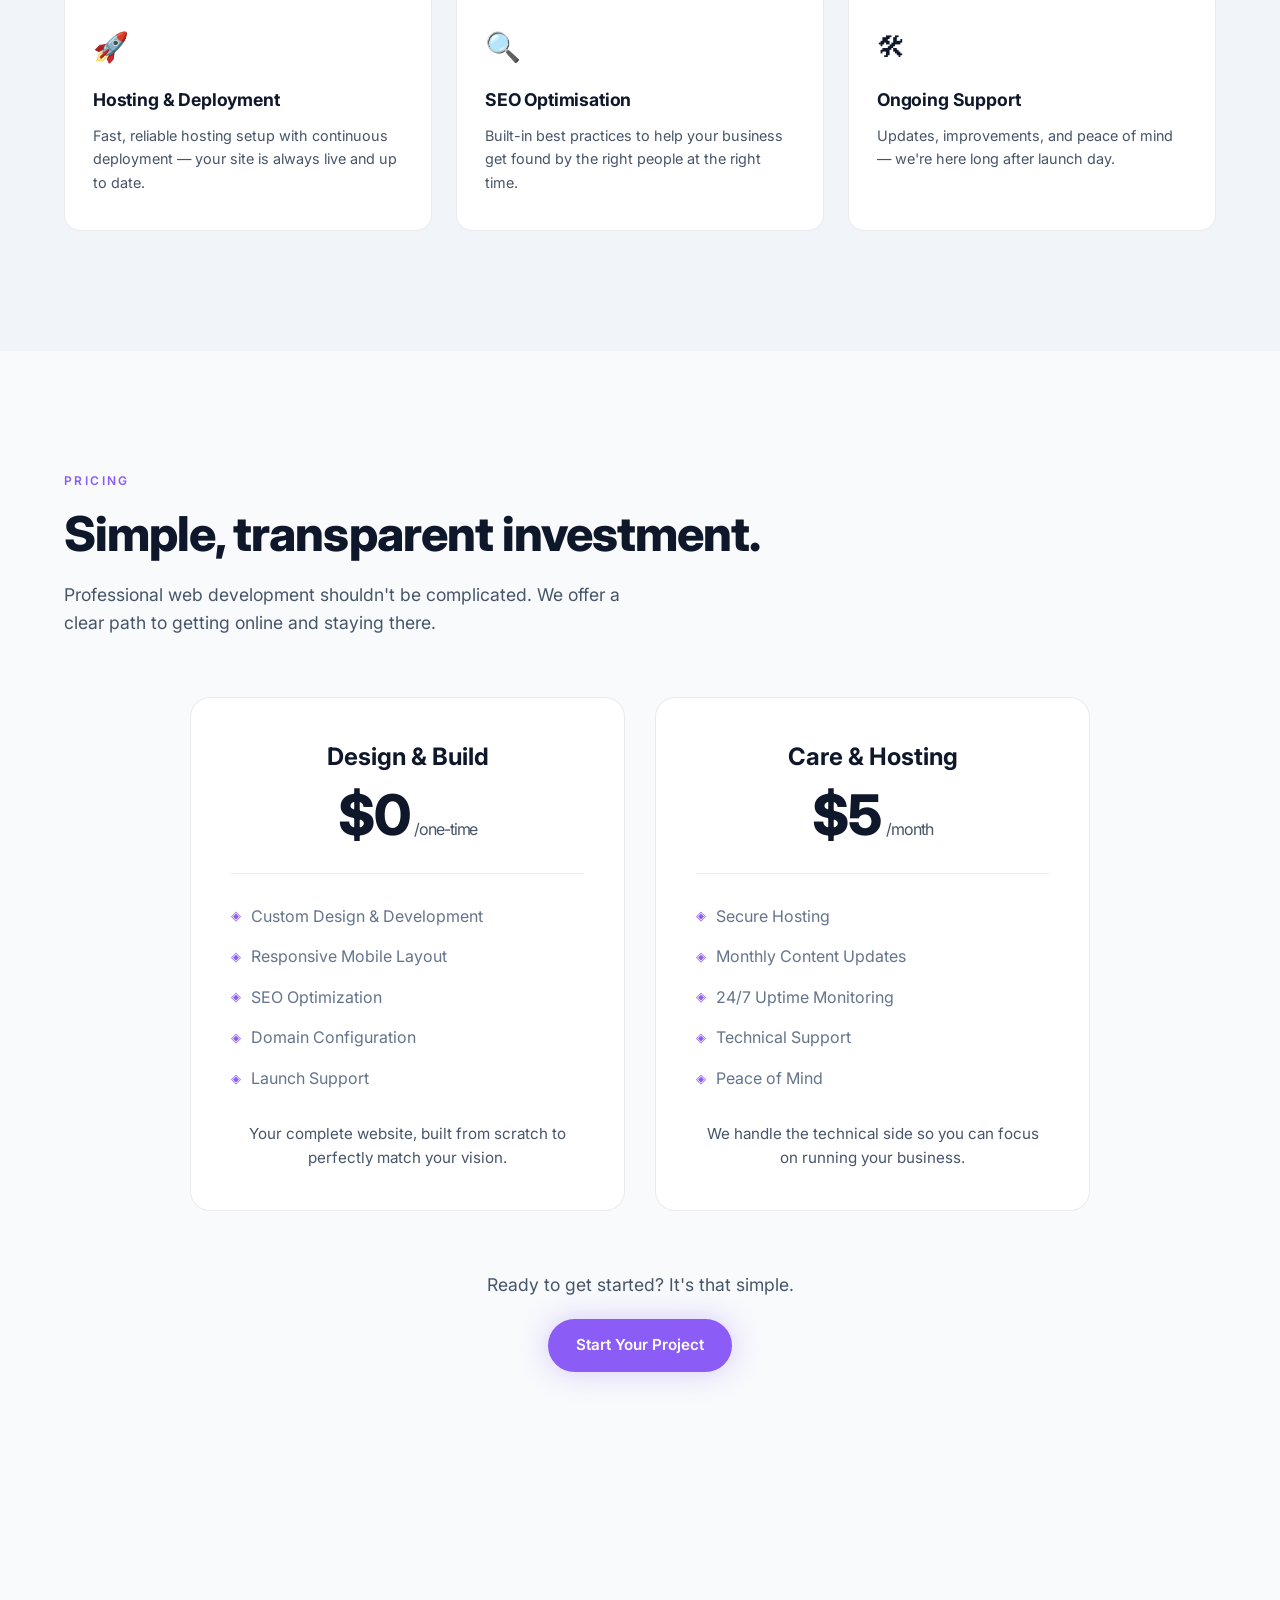
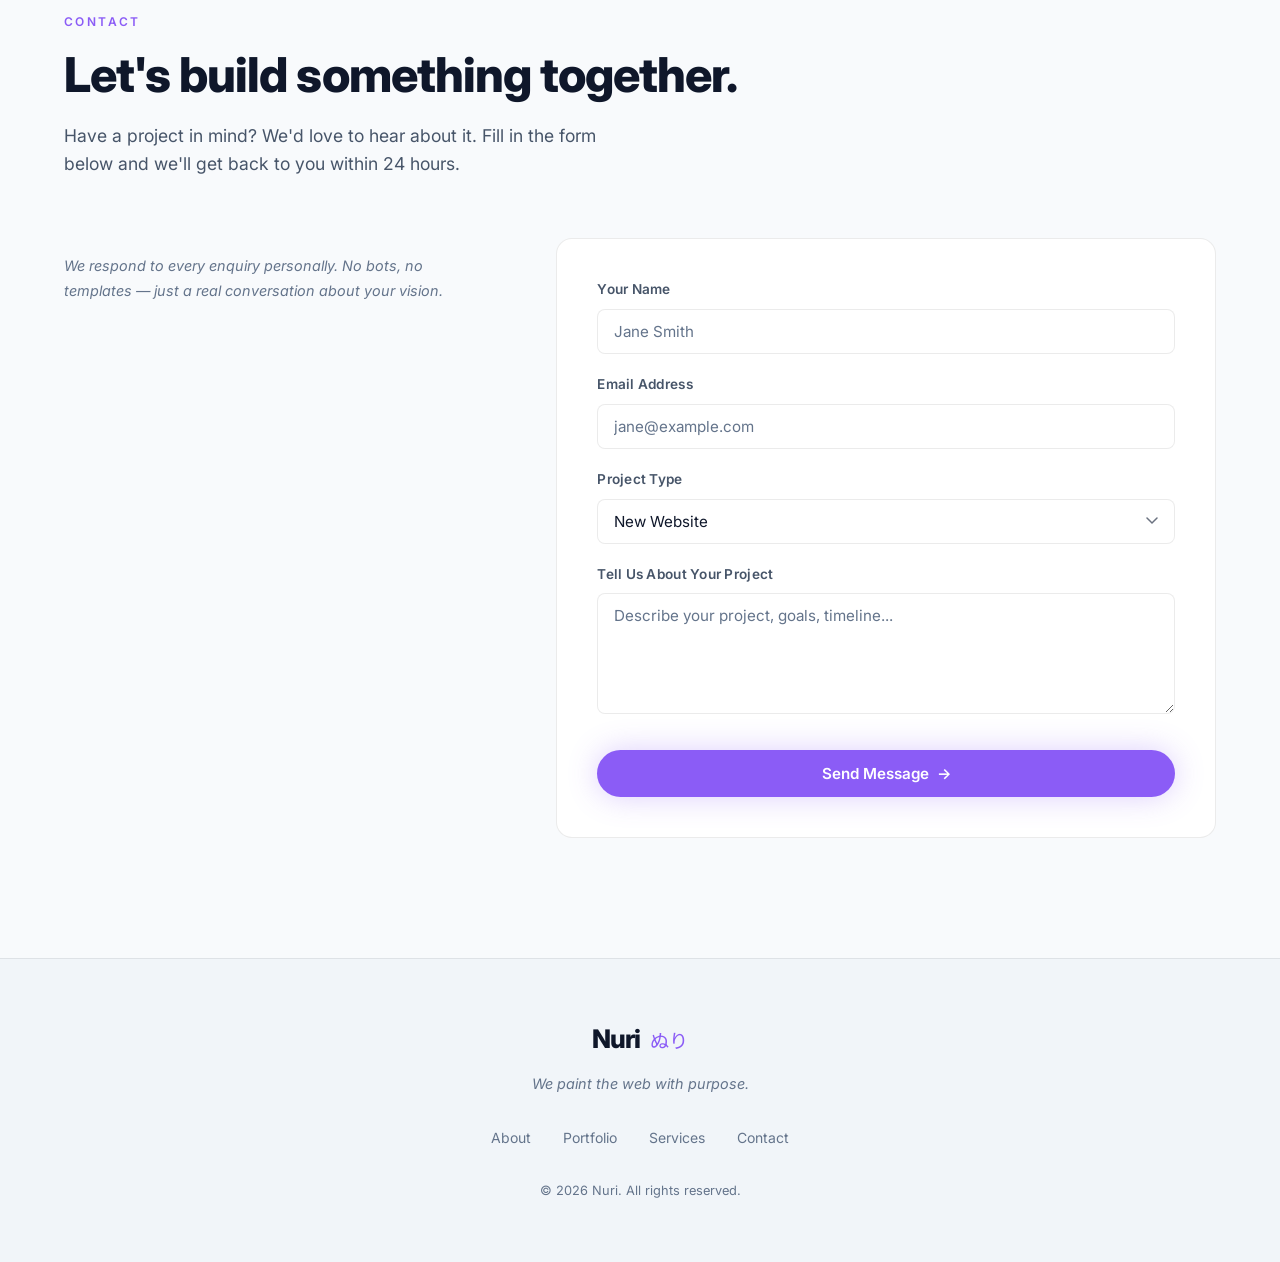
<file: en/portfolio/index.html>
<!DOCTYPE html>
<html lang="en">

<head>
    <base href="/">
    <!-- Google tag (gtag.js) -->
    <script async src="https://www.googletagmanager.com/gtag/js?id=G-W6KYEJ23QR"></script>
    <script>
        window.dataLayer = window.dataLayer || [];
        function gtag() { dataLayer.push(arguments); }
        gtag('js', new Date());

        gtag('config', 'G-W6KYEJ23QR');
    </script>
    <meta charset="UTF-8" />
    <meta name="viewport" content="width=device-width, initial-scale=1.0" />
    <title>Portfolio | Nuri ぬり</title>
    <meta name="description"
        content="Nuri ぬり is a premium web development studio crafting beautiful, high-performance websites for businesses that want to stand out." />
    <meta name="keywords"
        content="web development, studio, custom websites, professional web design, performance websites, Nuri" />
    <link rel="canonical" href="https://nuri.software/" />

    <!-- Open Graph / Facebook -->
    <meta property="og:type" content="website" />
    <meta property="og:url" content="https://nuri.software/" />
    <meta property="og:title" content="Portfolio | Nuri ぬり" />
    <meta property="og:description"
        content="Nuri ぬり is a premium web development studio crafting beautiful, high-performance websites for businesses that want to stand out." />
    <meta property="og:image" content="https://nuri.software/img/portfolio/mao.png" />

    <!-- Twitter -->
    <meta property="twitter:card" content="summary_large_image" />
    <meta property="twitter:url" content="https://nuri.software/" />
    <meta property="twitter:title" content="Portfolio | Nuri ぬり" />
    <meta property="twitter:description"
        content="Nuri ぬり is a premium web development studio crafting beautiful, high-performance websites for businesses that want to stand out." />
    <meta property="twitter:image" content="https://nuri.software/img/og-image.png" />

    <link rel="preconnect" href="https://fonts.googleapis.com" />
    <link rel="preconnect" href="https://fonts.gstatic.com" crossorigin />
    <link
        href="https://fonts.googleapis.com/css2?family=Inter:wght@300;400;500;600;700;800&family=Noto+Sans+JP:wght@300;400;700&display=swap"
        rel="stylesheet" />
    <link rel="icon" type="image/png" href="favicon.png">
    <link rel="stylesheet" href="styles.css" />

    <!-- Schema.org Data for AI Agents / Search Engines -->
    <script type="application/ld+json">
    {
      "@context": "https://schema.org",
      "@type": "ProfessionalService",
      "name": "Nuri Web Development",
      "url": "https://nuri.software/",
      "logo": "https://nuri.software/img/og-image.png",
      "image": "https://nuri.software/img/og-image.png",
      "description": "Nuri ぬり is a premium web development studio capable of engineering powerful, custom digital experiences of any scale—from landing pages to complex web applications and PWAs.",
      "priceRange": "$",
      "telephone": "",
      "email": "",
      "address": {
        "@type": "PostalAddress",
        "addressCountry": "Global"
      },
      "aggregateRating": {
        "@type": "AggregateRating",
        "ratingValue": "5",
        "reviewCount": "10"
      },
      "makesOffer": [
        {
          "@type": "Offer",
          "itemOffered": {
            "@type": "Service",
            "name": "Custom Engineering & Build",
            "description": "Complete bespoke engineering for websites, web apps, and digital platforms."
          },
          "price": "0",
          "priceCurrency": "USD"
        },
        {
          "@type": "Offer",
          "itemOffered": {
            "@type": "Service",
            "name": "Infrastructure & Maintenance",
            "description": "Continuous code updates, server management, and 24/7 technical support."
          },
          "price": "5",
          "priceCurrency": "USD"
        }
      ]
    }
    </script>
    <script>window.siteLang = "en";</script>
</head>

<body>

    <!-- Navigation -->
    <nav class="nav" id="nav">
        <div class="nav-inner">
            <a href="#hero" class="nav-logo">
                <span class="logo-en">Nuri</span>
                <span class="logo-jp">ぬり</span>
            </a>
            <button class="nav-toggle" id="navToggle" aria-label="Toggle menu"
                onclick="gtag('event', 'click', { 'event_category': 'Navigation', 'event_label': 'Mobile Menu Toggle' });">
                <span></span><span></span><span></span>
            </button>
            <ul class="nav-links" id="navLinks">
                <li><a href="#about">About</a></li>
                <li><a href="#portfolio">Portfolio</a></li>
                <li><a href="#services">Services</a></li>
                <li><a href="#pricing">Pricing</a></li>
                <li><a href="#contact" class="nav-cta"
                        onclick="gtag('event', 'click', { 'event_category': 'Navigation', 'event_label': 'Get in Touch' });">Get
                        in Touch</a></li>
                <li style="position: relative;" id="langDropdownContainer">
                    <button id="langToggle" class="lang-btn" aria-label="Select Language"
                        style="background:none; border:none; cursor:pointer; font-size:1.2rem; padding: 0.5rem; display: flex; align-items: center; gap: 4px;"
                        onclick="const m = document.getElementById('langMenu'); m.style.display = m.style.display === 'none' ? 'flex' : 'none';">
                        <span id="currentLangFlag">🇺🇸</span>
                        <span style="font-size: 0.7rem; color: var(--text-muted)">▼</span>
                    </button>
                    <ul id="langMenu"
                        style="display: none; position: absolute; top: 100%; right: 0; background: #ffffff; border: 1px solid #e2e2e2; border-radius: 8px; padding: 0.5rem; list-style: none; margin: 0; box-shadow: 0 4px 16px rgba(0,0,0,0.15); flex-direction: column; gap: 0.5rem; z-index: 99999; min-width: 120px;">
                        <li><a href="/en"
                                style="text-decoration: none; display: block; padding: 0.4rem; color: #1a1a2e; border-radius: 4px;"
                                onmouseover="this.style.background='#f3f0ff'"
                                onmouseout="this.style.background='transparent'">🇺🇸 English</a></li>
                        <li><a href="/ge"
                                style="text-decoration: none; display: block; padding: 0.4rem; color: #1a1a2e; border-radius: 4px;"
                                onmouseover="this.style.background='#f3f0ff'"
                                onmouseout="this.style.background='transparent'">🇬🇪 ქართული</a></li>
                        <li><a href="/es"
                                style="text-decoration: none; display: block; padding: 0.4rem; color: #1a1a2e; border-radius: 4px;"
                                onmouseover="this.style.background='#f3f0ff'"
                                onmouseout="this.style.background='transparent'">🇪🇸 Español</a></li>
                    </ul>
                </li>
                <li>
                    <button id="themeToggle" class="theme-toggle" aria-label="Toggle dark mode"
                        onclick="gtag('event', 'click', { 'event_category': 'Theme', 'event_label': 'Dark Mode Toggle' });">
                        <span class="theme-icon-light">☀</span>
                        <span class="theme-icon-dark">☾</span>
                    </button>
                </li>
            </ul>
        </div>
    </nav>

    <main>
        <!-- Hero -->
        <section class="hero" id="hero">
            <div class="hero-bg">
                <div class="hero-orb orb-1"></div>
                <div class="hero-orb orb-2"></div>
                <div class="hero-orb orb-3"></div>
            </div>
            <div class="hero-content">
                <div class="hero-badge reveal">Web Development Studio</div>
                <h1 class="hero-title reveal">
                    <span class="title-en">Nuri</span>
                    <span class="title-jp">ぬり</span>
                </h1>
                <p class="hero-tagline reveal">We paint the web with purpose.</p>
                <p class="hero-sub reveal">Premium websites crafted for businesses that demand excellence — beautiful
                    design, flawless performance, and results that matter.</p>
                <div class="hero-actions reveal">
                    <a href="#portfolio" class="btn btn-primary"
                        onclick="gtag('event', 'click', { 'event_category': 'Hero', 'event_label': 'View Our Work' });">View
                        Our Work</a>
                    <a href="#contact" class="btn btn-ghost"
                        onclick="gtag('event', 'click', { 'event_category': 'Hero', 'event_label': 'Start a Project' });">Start
                        a Project</a>
                </div>
            </div>
            <div class="hero-scroll-hint">
                <span>Scroll</span>
                <div class="scroll-line"></div>
            </div>
        </section>

        <!-- About -->
        <section class="about section" id="about">
            <div class="container">
                <div class="section-label reveal">About</div>
                <div class="about-grid">
                    <div class="about-text">
                        <h2 class="section-title reveal">Crafting digital experiences that leave a mark.</h2>
                        <p class="reveal">Nuri — Japanese for <em>paint</em> — embodies our philosophy: every website is
                            a
                            canvas. We blend artistry with engineering to build sites that are as beautiful as they are
                            powerful.</p>
                        <p class="reveal">From local restaurants to growing businesses, we deliver bespoke web solutions
                            with meticulous attention to detail, fast load times, and designs that convert visitors into
                            customers.</p>
                        <div class="about-stats reveal">
                            <div class="stat">
                                <span class="stat-num">100%</span>
                                <span class="stat-label">Custom Design</span>
                            </div>
                            <div class="stat">
                                <span class="stat-num">Fast</span>
                                <span class="stat-label">Performance First</span>
                            </div>
                            <div class="stat">
                                <span class="stat-num">∞</span>
                                <span class="stat-label">Passion for Craft</span>
                            </div>
                        </div>
                    </div>
                    <div class="about-visual reveal">
                        <div class="kanji-card">
                            <div class="kanji-char">ぬり</div>
                            <div class="kanji-meaning">paint · coat · lacquer</div>
                            <div class="kanji-romaji">nuri</div>
                        </div>
                    </div>
                </div>
            </div>
        </section>

        <!-- Portfolio -->
        <section class="portfolio section" id="portfolio">
            <div class="container">
                <div class="section-label reveal">Portfolio</div>
                <h2 class="section-title reveal">Sites we've brought to life.</h2>
                <p class="section-sub reveal">Each project is built from scratch — no templates, no shortcuts. Just
                    clean
                    code and thoughtful design.</p>
                <div class="portfolio-carousel-wrapper">
                    <button class="carousel-btn carousel-prev" aria-label="Previous portfolio items" id="portfolioPrev">
                        <svg width="24" height="24" viewBox="0 0 24 24" fill="none" stroke="currentColor"
                            stroke-width="2">
                            <path d="M15 18l-6-6 6-6" />
                        </svg>
                    </button>
                    <div class="portfolio-grid" id="portfolioGrid">
                        <!-- Placeholder card -->
                        <a href="#contact" class="portfolio-card portfolio-card-cta reveal"
                            onclick="gtag('event', 'click', { 'event_category': 'Portfolio', 'event_label': 'Get Started CTA Card' });">
                            <div class="card-cta-inner">
                                <div class="card-cta-icon">+</div>
                                <h3>Your Project Here</h3>
                                <p>Ready to build something exceptional? Let's talk.</p>
                                <span class="btn btn-primary btn-sm">Get Started</span>
                            </div>
                        </a>

                        <a href="https://nurihq.github.io/honey-boba/" target="_blank" rel="noopener"
                            class="portfolio-card reveal" id="card-honeyboba">
                            <div class="card-image-wrap">
                                <div class="card-image">
                                    <img src="img/portfolio/honeyboba.png" alt="Honey Boba Website" class="project-shot"
                                        loading="lazy">
                                    <div class="card-overlay">
                                        <span class="card-visit-btn">Visit Site ↗</span>
                                    </div>
                                </div>
                            </div>
                            <div class="card-body">
                                <div class="card-tags">
                                    <span class="tag">Bubble Tea</span>
                                    <span class="tag">Bilingual</span>
                                    <span class="tag">Tbilisi</span>
                                </div>
                                <h3 class="card-title">Honey Boba</h3>
                                <p class="card-desc">A funky, animated dark-mode website for Tbilisi's beloved Honey
                                    Boba bubble tea shop — featuring floating boba animations, bilingual
                                    Georgian/English support, and delivery integrations.</p>
                                <span class="card-link">
                                    Honey Boba <span class="link-arrow">↗</span>
                                </span>
                            </div>
                        </a>

                        <a href="https://hiragana.site" target="_blank" rel="noopener" class="portfolio-card reveal"
                            id="card-hiragana">
                            <div class="card-image-wrap">
                                <div class="card-image">
                                    <img src="img/portfolio/hiragana.png" alt="Hiragana Practice App"
                                        class="project-shot" loading="lazy">
                                    <div class="card-overlay">
                                        <span class="card-visit-btn">Visit Site ↗</span>
                                    </div>
                                </div>
                            </div>
                            <div class="card-body">
                                <div class="card-tags">
                                    <span class="tag">Education</span>
                                    <span class="tag">PWA</span>
                                    <span class="tag">Firebase</span>
                                </div>
                                <h3 class="card-title">Hiragana</h3>
                                <p class="card-desc">An interactive Japanese hiragana practice app — featuring
                                    stroke-order
                                    drawing, progress tracking, and full offline PWA support.</p>
                                <span class="card-link">
                                    Hiragana <span class="link-arrow">↗</span>
                                </span>
                            </div>
                        </a>

                        <a href="https://nurihq.github.io/mao-bubble-tea/" target="_blank" rel="noopener"
                            class="portfolio-card reveal" id="card-mao">
                            <div class="card-image-wrap">
                                <div class="card-image">
                                    <img src="img/portfolio/mao.png" alt="Mao Bubble Tea Website" class="project-shot"
                                        loading="lazy">
                                    <div class="card-overlay">
                                        <span class="card-visit-btn">Visit Site ↗</span>
                                    </div>
                                </div>
                            </div>
                            <div class="card-body">
                                <div class="card-tags">
                                    <span class="tag">Bubble Tea</span>
                                    <span class="tag">Cute</span>
                                    <span class="tag">Animations</span>
                                </div>
                                <h3 class="card-title">Mao Bubble Tea</h3>
                                <p class="card-desc">A super cute, fun, and funky website for Tbilisi's premier bubble
                                    tea
                                    shop
                                    — featuring playful animations and vibrant design.</p>
                                <span class="card-link">
                                    Mao Bubble Tea <span class="link-arrow">↗</span>
                                </span>
                            </div>
                        </a>

                        <a href="https://nurihq.github.io/but-first-cacao/" target="_blank" rel="noopener"
                            class="portfolio-card reveal" id="card-butfirstcacao">
                            <div class="card-image-wrap">
                                <div class="card-image">
                                    <img src="img/portfolio/butfirstcacao.png" alt="But First Cacao Website"
                                        class="project-shot" loading="lazy">
                                    <div class="card-overlay">
                                        <span class="card-visit-btn">Visit Site ↗</span>
                                    </div>
                                </div>
                            </div>
                            <div class="card-body">
                                <div class="card-tags">
                                    <span class="tag">Cacao Bar</span>
                                    <span class="tag">Bilingual</span>
                                    <span class="tag">Tbilisi</span>
                                </div>
                                <h3 class="card-title">But First Cacao</h3>
                                <p class="card-desc">A premium bilingual website for Tbilisi's specialty
                                    bean-to-bar cacao bar — featuring signature cacao drinks, playful cat
                                    mascot branding, and a warm chocolate aesthetic.</p>
                                <span class="card-link">
                                    But First Cacao <span class="link-arrow">↗</span>
                                </span>
                            </div>
                        </a>

                        <!-- <a href="https://nurihq.github.io/los-amigos/" target="_blank" rel="noopener"
                            class="portfolio-card reveal" id="card-losamigos">
                            <div class="card-image-wrap">
                                <div class="card-image">
                                    <img src="img/portfolio/losamigos.png" alt="Los Amigos Website" class="project-shot"
                                        loading="lazy">
                                    <div class="card-overlay">
                                        <span class="card-visit-btn">Visit Site ↗</span>
                                    </div>
                                </div>
                            </div>
                            <div class="card-body">
                                <div class="card-tags">
                                    <span class="tag">Mexican</span>
                                    <span class="tag">Bilingual</span>
                                    <span class="tag">Tbilisi</span>
                                </div>
                                <h3 class="card-title">Los Amigos</h3>
                                <p class="card-desc">A fun, vibrant, light-themed bilingual website for a popular
                                    Mexican restaurant in Tbilisi — featuring a seamless Wolt menu integration.</p>
                                <span class="card-link">
                                    Los Amigos <span class="link-arrow">↗</span>
                                </span>
                            </div>
                        </a> -->

                        <a href="https://nurihq.github.io/margaliti-collection/" target="_blank" rel="noopener"
                            class="portfolio-card reveal" id="card-margaliti">
                            <div class="card-image-wrap">
                                <div class="card-image">
                                    <img src="img/portfolio/margaliti.png" alt="Margaliti Collection Website"
                                        class="project-shot" loading="lazy">
                                    <div class="card-overlay">
                                        <span class="card-visit-btn">Visit Site ↗</span>
                                    </div>
                                </div>
                            </div>
                            <div class="card-body">
                                <div class="card-tags">
                                    <span class="tag">Cheese Bar</span>
                                    <span class="tag">Bilingual</span>
                                    <span class="tag">Tbilisi</span>
                                </div>
                                <h3 class="card-title">Margaliti Collection</h3>
                                <p class="card-desc">A premium bilingual website for Tbilisi's boutique Cheese Bar &amp;
                                    More
                                    — featuring artisan cheeses, delivery links, and a rich editorial design.</p>
                                <span class="card-link">
                                    Margaliti Collection <span class="link-arrow">↗</span>
                                </span>
                            </div>
                        </a>

                        <!-- <a href="https://nurihq.github.io/stop-smoking-sakartvelo/" target="_blank" rel="noopener"
                            class="portfolio-card reveal" id="card-stopsmoking">
                            <div class="card-image-wrap">
                                <div class="card-image">
                                    <img src="img/portfolio/stopsmoking.png" alt="Stop Smoking Sakartvelo Website"
                                        class="project-shot" loading="lazy">
                                    <div class="card-overlay">
                                        <span class="card-visit-btn">Visit Site ↗</span>
                                    </div>
                                </div>
                            </div>
                            <div class="card-body">
                                <div class="card-tags">
                                    <span class="tag">Landing Page</span>
                                    <span class="tag">Campaign</span>
                                    <span class="tag">Animations</span>
                                </div>
                                <h3 class="card-title">Stop Smoking Sakartvelo</h3>
                                <p class="card-desc">An emotionally impactful, cinematic single-page campaign aimed at
                                    helping youth find their purpose and quit smoking.</p>
                                <span class="card-link">
                                    Stop Smoking Sakartvelo <span class="link-arrow">↗</span>
                                </span>
                            </div>
                        </a> -->

                        <!-- <a href="https://nurihq.github.io/castaways-cafe" target="_blank" rel="noopener"
                            class="portfolio-card reveal" id="card-castaways">
                            <div class="card-image-wrap">
                                <div class="card-image">
                                    <img src="img/portfolio/castaways.png" alt="Castaways Cafe Website"
                                        class="project-shot" loading="lazy">
                                    <div class="card-overlay">
                                        <span class="card-visit-btn">Visit Site ↗</span>
                                    </div>
                                </div>
                            </div>
                            <div class="card-body">
                                <div class="card-tags">
                                    <span class="tag">Restaurant</span>
                                    <span class="tag">React</span>
                                    <span class="tag">Vite</span>
                                </div>
                                <h3 class="card-title">Castaways Cafe</h3>
                                <p class="card-desc">A vibrant, full-featured website for a beloved local cafe —
                                    featuring
                                    an
                                    interactive menu, gallery, and seamless online presence.</p>
                                <span class="card-link">
                                    Castaways Cafe <span class="link-arrow">↗</span>
                                </span>
                            </div>
                        </a> -->

                        <!-- <a href="https://nurihq.github.io/katie-cakes" target="_blank" rel="noopener"
                            class="portfolio-card reveal" id="card-katie">
                            <div class="card-image-wrap">
                                <div class="card-image">
                                    <img src="img/portfolio/katiecakes.png" alt="Katie Cakes Website"
                                        class="project-shot" loading="lazy">
                                    <div class="card-overlay">
                                        <span class="card-visit-btn">Visit Site ↗</span>
                                    </div>
                                </div>
                            </div>
                            <div class="card-body">
                                <div class="card-tags">
                                    <span class="tag">Bakery</span>
                                    <span class="tag">HTML</span>
                                    <span class="tag">CSS</span>
                                </div>
                                <h3 class="card-title">Katie Cakes</h3>
                                <p class="card-desc">A warm, elegant website for a boutique cake studio — showcasing
                                    their
                                    beautiful creations and making it easy for customers to get in touch.</p>
                                <span class="card-link">
                                    Katie Cakes <span class="link-arrow">↗</span>
                                </span>
                            </div>
                        </a> -->

                        <a href="https://katakana.site" target="_blank" rel="noopener" class="portfolio-card reveal"
                            id="card-katakana">
                            <div class="card-image-wrap">
                                <div class="card-image">
                                    <img src="img/portfolio/katakana.png" alt="Katakana Practice App"
                                        class="project-shot" loading="lazy">
                                    <div class="card-overlay">
                                        <span class="card-visit-btn">Visit Site ↗</span>
                                    </div>
                                </div>
                            </div>
                            <div class="card-body">
                                <div class="card-tags">
                                    <span class="tag">Education</span>
                                    <span class="tag">PWA</span>
                                    <span class="tag">Firebase</span>
                                </div>
                                <h3 class="card-title">Katakana</h3>
                                <p class="card-desc">A companion app to Hiragana.site for mastering katakana — with the
                                    same
                                    polished practice experience and cloud-synced progress.</p>
                                <span class="card-link">
                                    Katakana <span class="link-arrow">↗</span>
                                </span>
                            </div>
                        </a>

                        <!-- <a href="https://nurihq.github.io/warren-cafe/" target="_blank" rel="noopener"
                            class="portfolio-card reveal" id="card-warren">
                            <div class="card-image-wrap">
                                <div class="card-image">
                                    <img src="img/portfolio/warren.png" alt="Warren Cafe Website" class="project-shot"
                                        loading="lazy">
                                    <div class="card-overlay">
                                        <span class="card-visit-btn">Visit Site ↗</span>
                                    </div>
                                </div>
                            </div>
                            <div class="card-body">
                                <div class="card-tags">
                                    <span class="tag">Cafe</span>
                                    <span class="tag">Brunch</span>
                                    <span class="tag">Bilingual</span>
                                </div>
                                <h3 class="card-title">Warren Cafe & Brunch</h3>
                                <p class="card-desc">A premium bilingual website for a beloved Buenos Aires brunch café
                                    —
                                    featuring the menu, delivery links, and two locations in Palermo & Recoleta.</p>
                                <span class="card-link">
                                    Warren Cafe & Brunch <span class="link-arrow">↗</span>
                                </span>
                            </div>
                        </a> -->

                        <!-- <a href="https://nurihq.github.io/myboba/" target="_blank" rel="noopener"
                            class="portfolio-card reveal" id="card-myboba">
                            <div class="card-image-wrap">
                                <div class="card-image">
                                    <img src="img/portfolio/myboba.png" alt="MyBoba Website" class="project-shot"
                                        loading="lazy">
                                    <div class="card-overlay">
                                        <span class="card-visit-btn">Visit Site ↗</span>
                                    </div>
                                </div>
                            </div>
                            <div class="card-body">
                                <div class="card-tags">
                                    <span class="tag">Bubble Tea</span>
                                    <span class="tag">Premium</span>
                                    <span class="tag">Bilingual</span>
                                </div>
                                <h3 class="card-title">MyBoba</h3>
                                <p class="card-desc">A premium, beautifully designed bilingual website for a popular
                                    Tbilisi bubble tea shop, featuring their signature menu and Wolt integrations.</p>
                                <span class="card-link">
                                    MyBoba <span class="link-arrow">↗</span>
                                </span>
                            </div>
                        </a> -->

                        <!-- <a href="https://nurihq.github.io/berytus/" target="_blank" rel="noopener"
                            class="portfolio-card reveal" id="card-berytus">
                            <div class="card-image-wrap">
                                <div class="card-image">
                                    <img src="img/portfolio/berytus.png" alt="Berytus Website" class="project-shot"
                                        loading="lazy">
                                    <div class="card-overlay">
                                        <span class="card-visit-btn">Visit Site ↗</span>
                                    </div>
                                </div>
                            </div>
                            <div class="card-body">
                                <div class="card-tags">
                                    <span class="tag">Restaurant</span>
                                    <span class="tag">Lebanese</span>
                                    <span class="tag">Bilingual</span>
                                </div>
                                <h3 class="card-title">Berytus</h3>
                                <p class="card-desc">A premium, highly aesthetic bilingual webapp for Berytus — bringing
                                    authentic Lebanese taste to Tbilisi.</p>
                                <span class="card-link">
                                    Berytus <span class="link-arrow">↗</span>
                                </span>
                            </div>
                        </a> -->




                    </div>
                    <button class="carousel-btn carousel-next" aria-label="Next portfolio items" id="portfolioNext">
                        <svg width="24" height="24" viewBox="0 0 24 24" fill="none" stroke="currentColor"
                            stroke-width="2">
                            <path d="M9 18l6-6-6-6" />
                        </svg>
                    </button>
                </div>
        </section>

        <!-- Services -->
        <section class="services section" id="services">
            <div class="container">
                <div class="section-label reveal">Services</div>
                <h2 class="section-title reveal">Everything you need to succeed online.</h2>
                <div class="services-grid">
                    <div class="service-card reveal">
                        <div class="service-icon">◈</div>
                        <h3>Custom Design</h3>
                        <p>Bespoke visual identities and interfaces tailored to your brand — no templates, no
                            compromises.
                        </p>
                    </div>
                    <div class="service-card reveal">
                        <div class="service-icon">⚡</div>
                        <h3>Web Development</h3>
                        <p>Clean, modern code built for speed, accessibility, and long-term maintainability.</p>
                    </div>
                    <div class="service-card reveal">
                        <div class="service-icon">📱</div>
                        <h3>Responsive &amp; Mobile</h3>
                        <p>Pixel-perfect experiences across every device — from desktop to the smallest screen.</p>
                    </div>
                    <div class="service-card reveal">
                        <div class="service-icon">🚀</div>
                        <h3>Hosting &amp; Deployment</h3>
                        <p>Fast, reliable hosting setup with continuous deployment — your site is always live and up to
                            date.</p>
                    </div>
                    <div class="service-card reveal">
                        <div class="service-icon">🔍</div>
                        <h3>SEO Optimisation</h3>
                        <p>Built-in best practices to help your business get found by the right people at the right
                            time.
                        </p>
                    </div>
                    <div class="service-card reveal">
                        <div class="service-icon">🛠</div>
                        <h3>Ongoing Support</h3>
                        <p>Updates, improvements, and peace of mind — we're here long after launch day.</p>
                    </div>
                </div>
            </div>
        </section>

        <!-- Pricing -->
        <section class="pricing section" id="pricing">
            <div class="container">
                <div class="section-label reveal">Pricing</div>
                <h2 class="section-title reveal">Simple, transparent investment.</h2>
                <p class="section-sub reveal">Professional web development shouldn't be complicated. We offer a clear
                    path
                    to
                    getting online and staying there.</p>

                <div class="pricing-grid reveal">
                    <!-- Creation -->
                    <a href="#contact" class="pricing-card main-card"
                        style="text-decoration: none; color: inherit; display: block;"
                        onclick="gtag('event', 'click', { 'event_category': 'Pricing', 'event_label': 'Design & Build Card' });">
                        <div class="pricing-header">
                            <h3>Design & Build</h3>
                            <div class="price">$0<span class="period">/one-time</span></div>
                        </div>
                        <ul class="pricing-features">
                            <li><span>◈</span> Custom Design & Development</li>
                            <li><span>◈</span> Responsive Mobile Layout</li>
                            <li><span>◈</span> SEO Optimization</li>
                            <li><span>◈</span> Domain Configuration</li>
                            <li><span>◈</span> Launch Support</li>
                        </ul>
                        <p class="pricing-desc">Your complete website, built from scratch to perfectly match your
                            vision.
                        </p>
                    </a>

                    <!-- Maintenance -->
                    <a href="#contact" class="pricing-card"
                        style="text-decoration: none; color: inherit; display: block;"
                        onclick="gtag('event', 'click', { 'event_category': 'Pricing', 'event_label': 'Care & Hosting Card' });">
                        <div class="pricing-header">
                            <h3>Care & Hosting</h3>
                            <div class="price">$5<span class="period">/month</span></div>
                        </div>
                        <ul class="pricing-features">
                            <li><span>◈</span> Secure Hosting</li>
                            <li><span>◈</span> Monthly Content Updates</li>
                            <li><span>◈</span> 24/7 Uptime Monitoring</li>
                            <li><span>◈</span> Technical Support</li>
                            <li><span>◈</span> Peace of Mind</li>
                        </ul>
                        <p class="pricing-desc">We handle the technical side so you can focus on running your business.
                        </p>
                    </a>
                </div>

                <div class="pricing-cta reveal">
                    <p>Ready to get started? It's that simple.</p>
                    <a href="#contact" class="btn btn-primary"
                        onclick="gtag('event', 'click', { 'event_category': 'Pricing', 'event_label': 'Start Your Project' });">Start
                        Your Project</a>
                </div>
            </div>
        </section>

        <!-- Contact -->
        <section class="contact section">
            <div class="container">
                <div class="section-label reveal">Contact</div>
                <h2 class="section-title reveal">Let's build something together.</h2>
                <p class="section-sub reveal">Have a project in mind? We'd love to hear about it. Fill in the form below
                    and
                    we'll get back to you within 24 hours.</p>
                <div class="contact-grid" id="contact">
                    <div class="contact-info reveal">
                        <div class="contact-tagline" style="border-top: none; padding-top: 0;">
                            <p>We respond to every enquiry personally. No bots, no templates — just a real conversation
                                about your vision.</p>
                        </div>
                    </div>
                    <form class="contact-form reveal" id="contactForm"
                        action="https://5osdsd7re7htcmddembdmucjv40ikqlo.lambda-url.us-east-1.on.aws/" method="POST">
                        <div class="form-group">
                            <label for="name">Your Name</label>
                            <input type="text" id="name" name="name" placeholder="Jane Smith" required />
                        </div>
                        <div class="form-group">
                            <label for="email">Email Address</label>
                            <input type="email" id="email" name="email" placeholder="jane@example.com" required />
                        </div>
                        <div class="form-group">
                            <label for="subject">Project Type</label>
                            <select id="subject" name="subject">
                                <option value="">Select a service...</option>
                                <option value="new-website" selected>New Website</option>
                                <option value="redesign">Website Redesign</option>
                                <option value="ecommerce">E-Commerce</option>
                                <option value="other">Other</option>
                            </select>
                        </div>
                        <div class="form-group">
                            <label for="message">Tell Us About Your Project</label>
                            <textarea id="message" name="message" rows="5"
                                placeholder="Describe your project, goals, timeline..." required></textarea>
                        </div>

                        <!-- HONEYPOT (Anti-Spam) -->
                        <div style="display:none;" aria-hidden="true">
                            <label for="website_url">Leave this field blank</label>
                            <input type="text" name="website_url" id="website_url" tabindex="-1" autocomplete="off" />
                        </div>

                        <!-- Website Identifier -->
                        <input type="hidden" name="domain" value="nuri.software" />

                        <!-- Redirection after success -->
                        <input type="hidden" name="_redirect" value="https://nuri.software/#success" />

                        <input type="hidden" name="_subject" value="New project enquiry from Nuri website" />

                        <button type="submit" class="btn btn-primary btn-full" id="submitBtn"
                            onclick="gtag('event', 'click', { 'event_category': 'Contact', 'event_label': 'Submit Form' });">
                            <span class="btn-text">Send Message</span>
                            <span class="btn-icon">→</span>
                        </button>
                        <div class="form-success" id="formSuccess">
                            <span>✓</span> Thanks! We'll be in touch within 24 hours.
                        </div>
                    </form>
                </div>
            </div>
        </section>
    </main>

    <!-- Success Modal -->
    <div id="successModal" class="modal-overlay hidden">
        <div class="modal-content">
            <button id="closeModal" class="close-btn" aria-label="Close">&times;</button>
            <div style="font-size: 3rem; margin-bottom: 16px;">✨</div>
            <h3 style="font-size: 1.5rem; font-weight: 600; margin-bottom: 8px;">Message Sent!</h3>
            <p style="color: var(--text-muted); margin-bottom: 24px; line-height: 1.5;">
                Thanks for reaching out! We'll be in touch with you shortly.
            </p>
            <button class="btn btn-primary" style="width: 100%;"
                onclick="document.getElementById('successModal').classList.add('hidden')">
                Continue
            </button>
        </div>
    </div>

    <!-- Footer -->
    <footer class="footer">
        <div class="container">
            <div class="footer-inner">
                <div class="footer-brand">
                    <span class="logo-en">Nuri</span>
                    <span class="logo-jp">ぬり</span>
                </div>
                <p class="footer-tagline">We paint the web with purpose.</p>
                <div class="footer-links">
                    <a href="#about">About</a>
                    <a href="#portfolio">Portfolio</a>
                    <a href="#services">Services</a>
                    <a href="#contact">Contact</a>
                </div>
                <p class="footer-copy">© 2026 Nuri. All rights reserved.</p>
            </div>
        </div>
    </footer>

    <script src="nuri-core.js?v=2.1"></script>
    <script>
      document.addEventListener("DOMContentLoaded", function() {
        setTimeout(function() {
          var section = document.getElementById("portfolio");
          if (section) section.scrollIntoView();
        }, 100); 
      });
    </script>
</body>

</html>
</file>
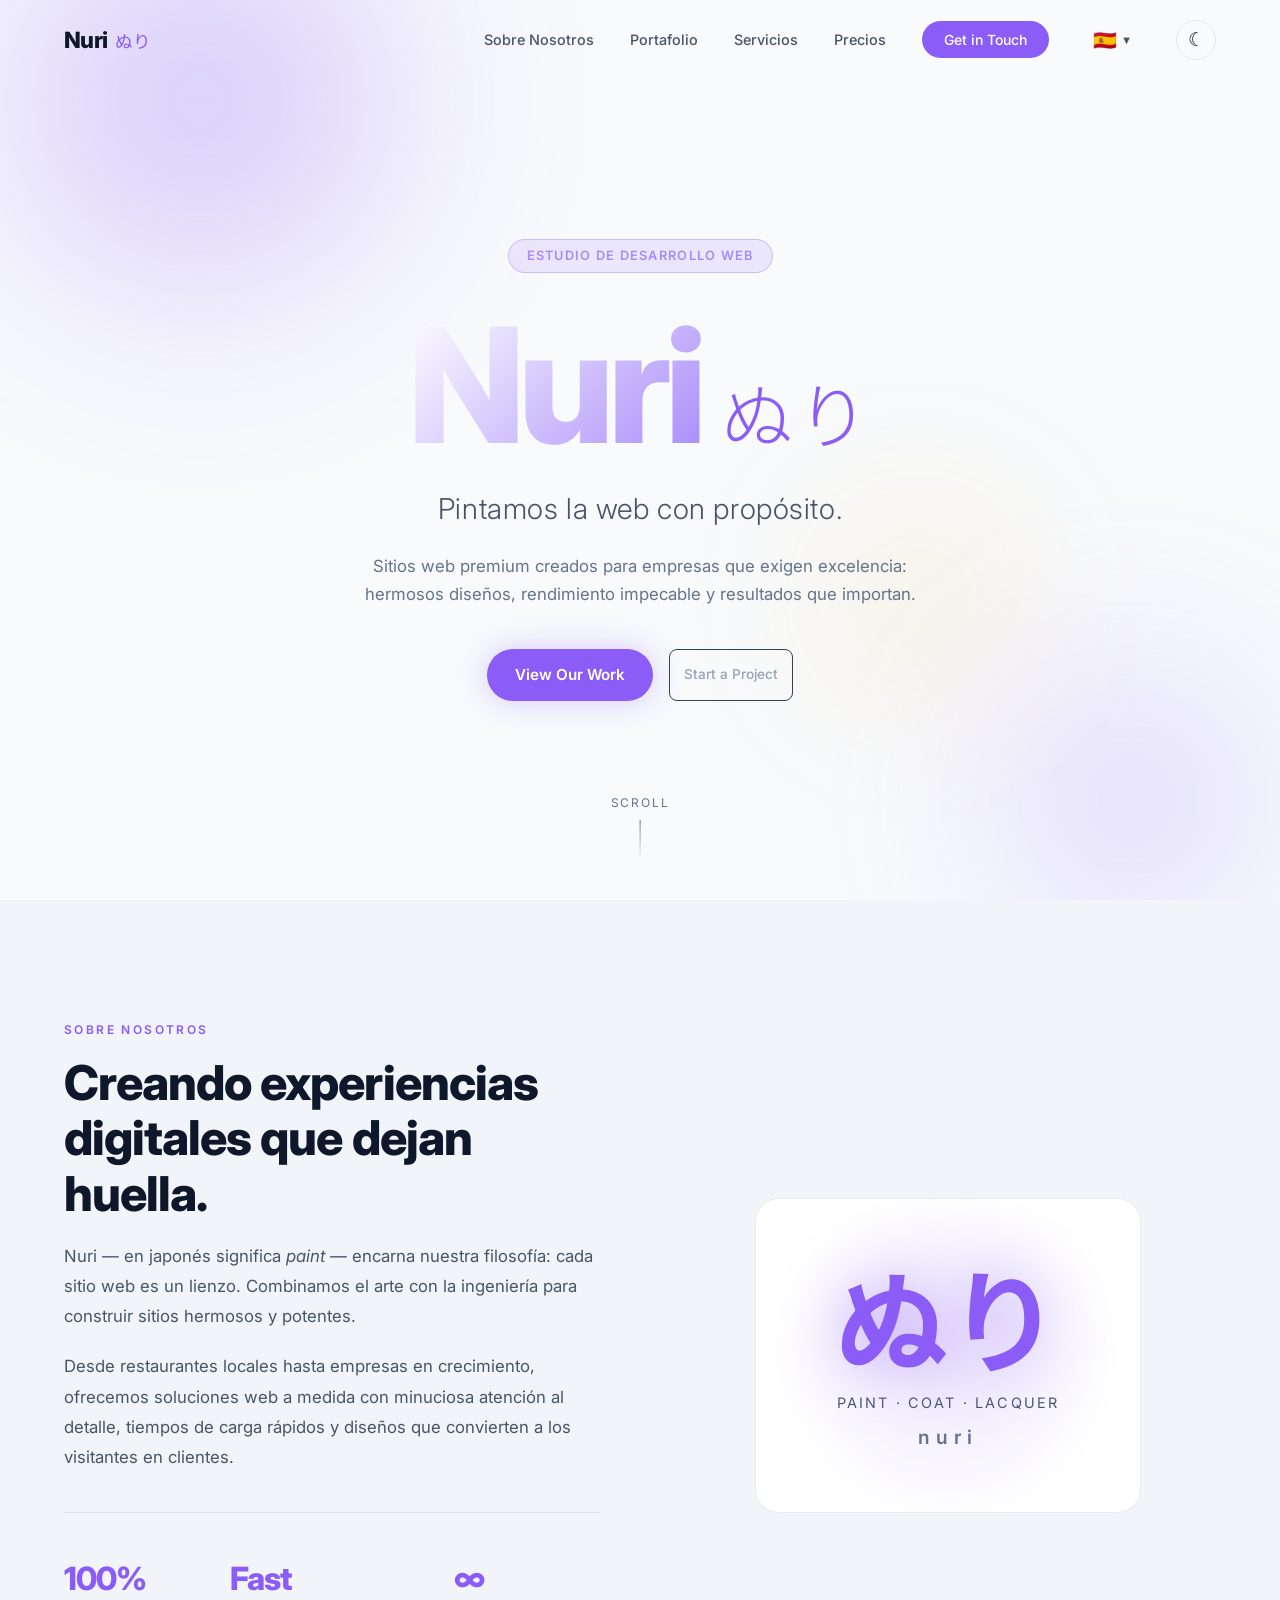
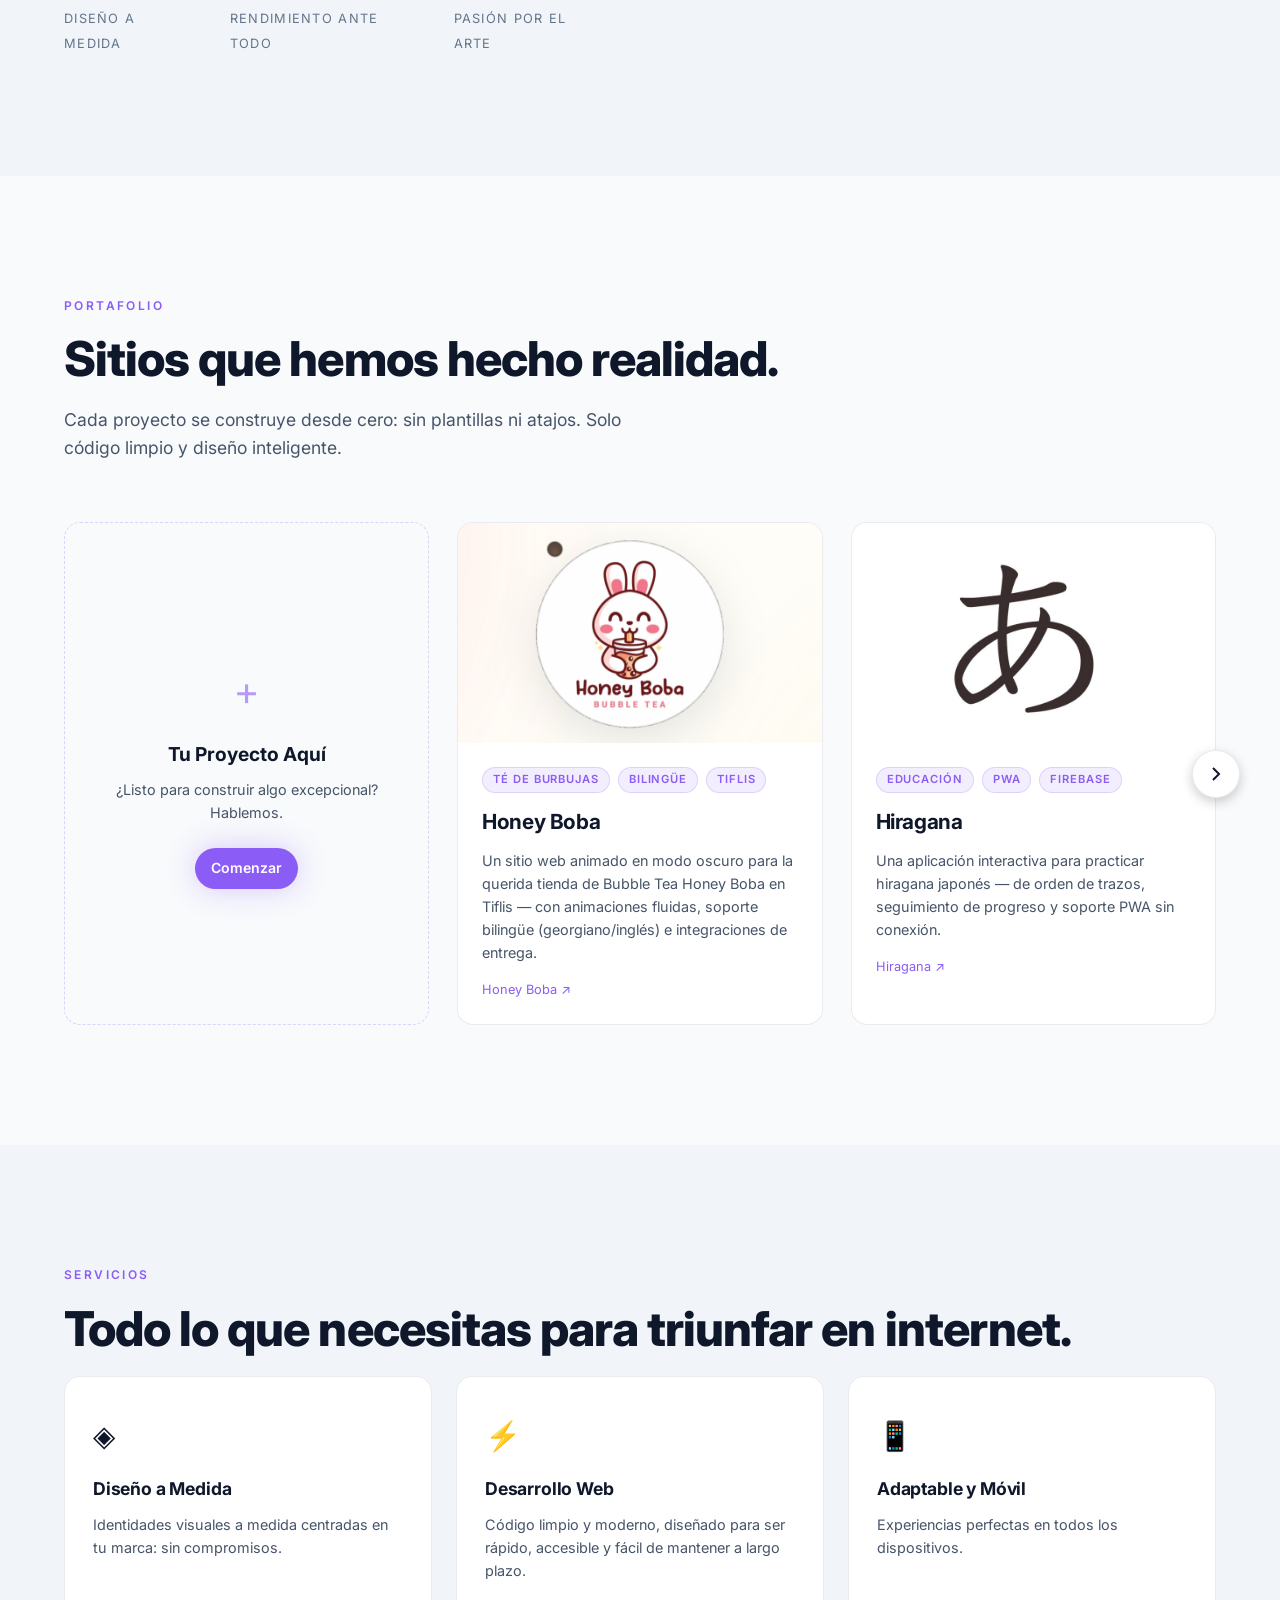
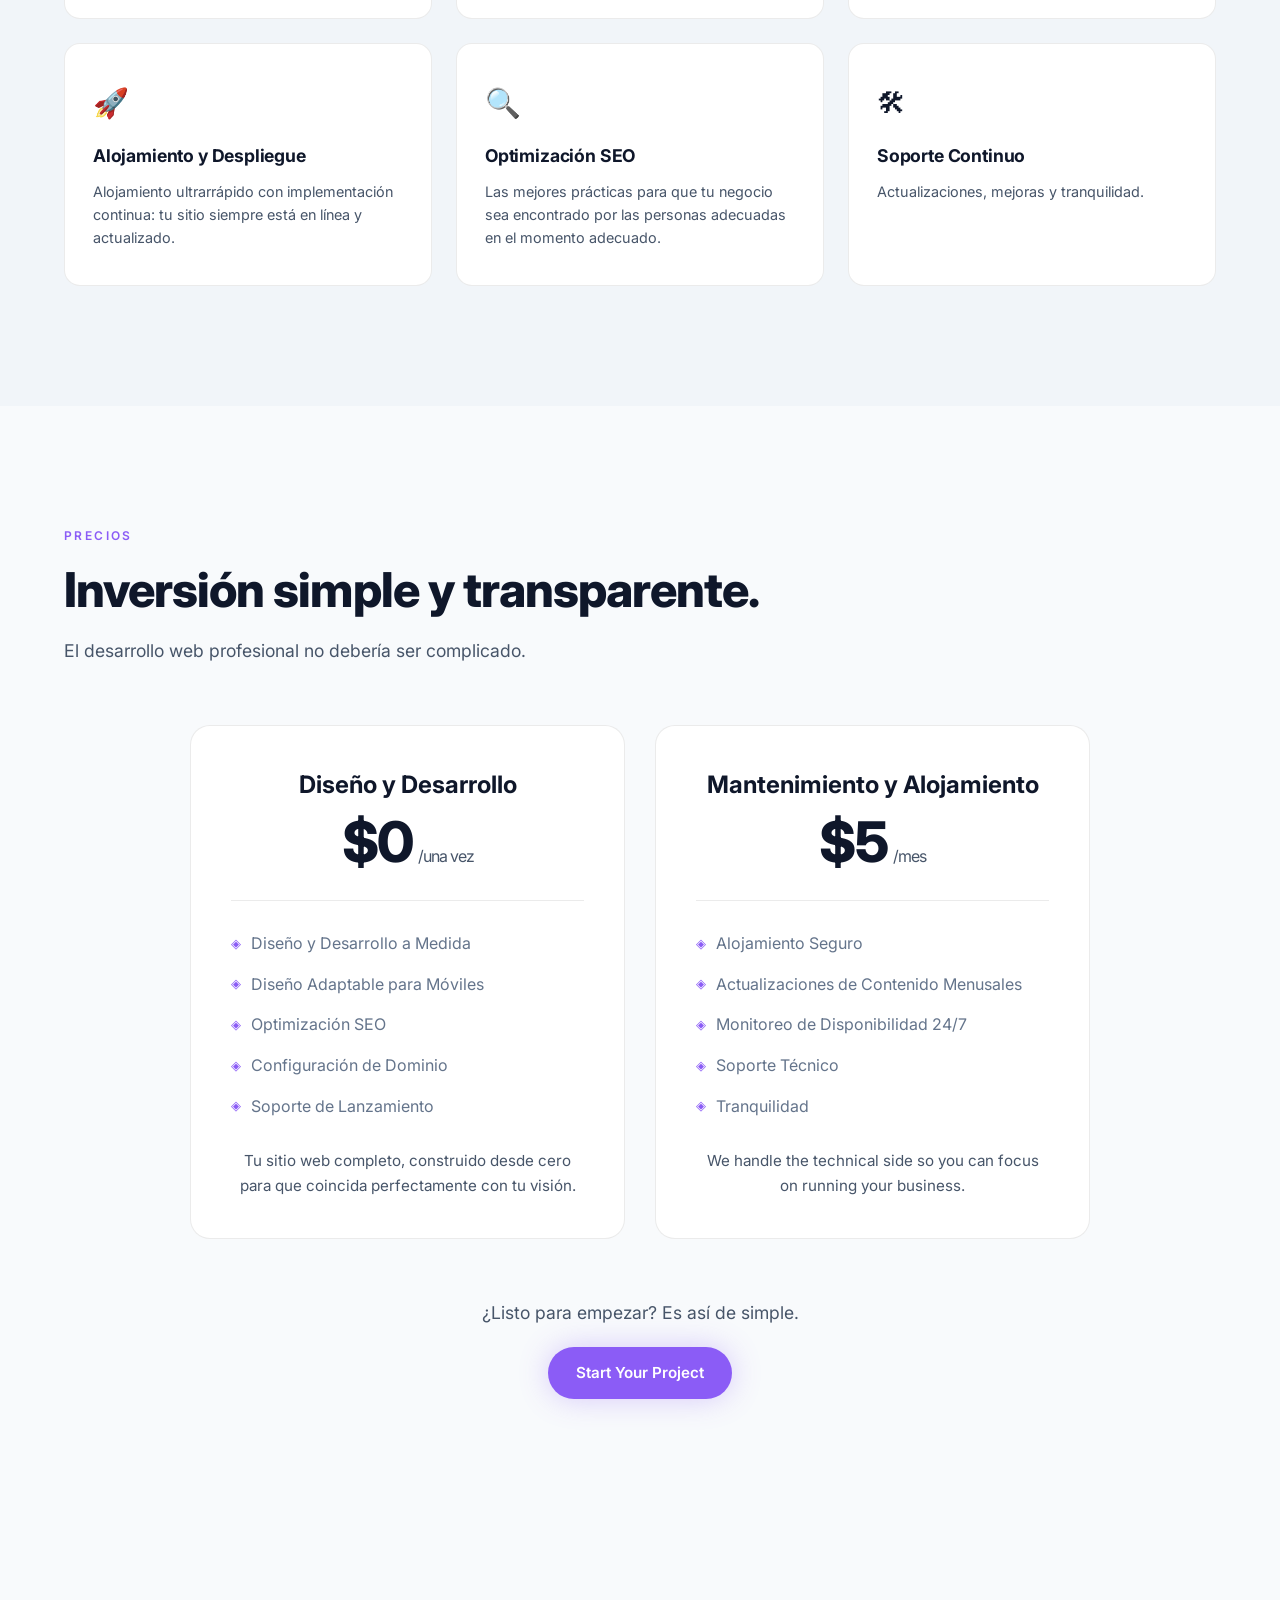
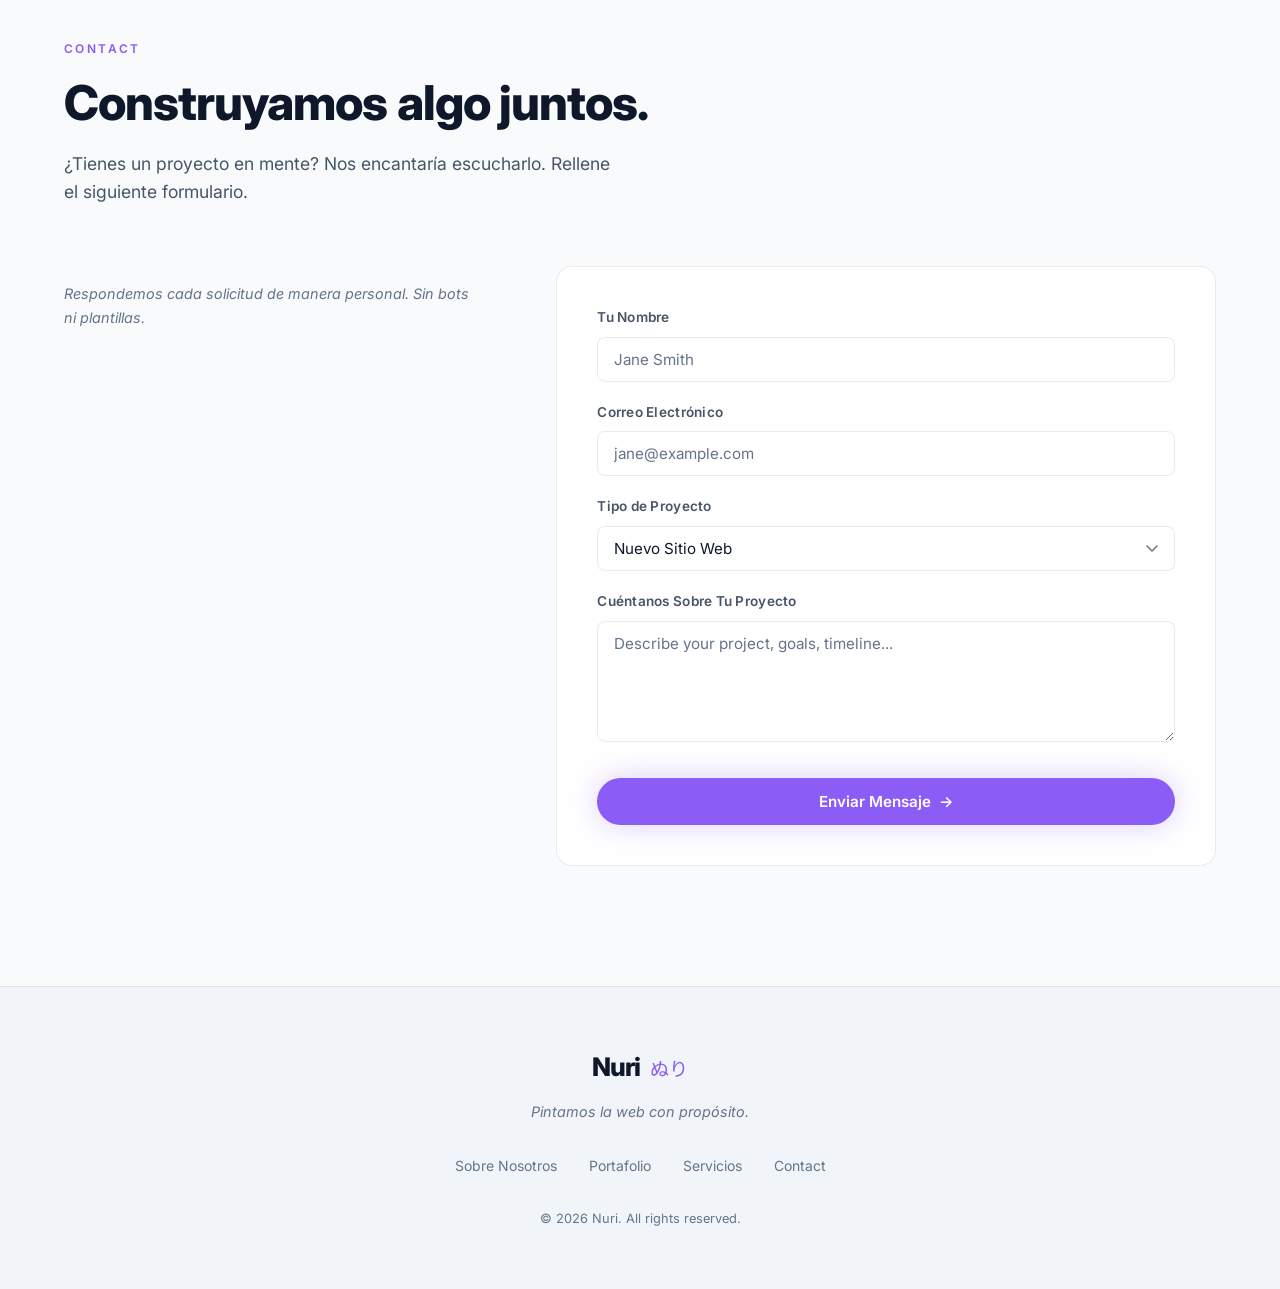
<file: es/portfolio/index.html>
<!DOCTYPE html>
<html lang="en">

<head>
    <base href="/">
    <!-- Google tag (gtag.js) -->
    <script async src="https://www.googletagmanager.com/gtag/js?id=G-W6KYEJ23QR"></script>
    <script>
        window.dataLayer = window.dataLayer || [];
        function gtag() { dataLayer.push(arguments); }
        gtag('js', new Date());

        gtag('config', 'G-W6KYEJ23QR');
    </script>
    <meta charset="UTF-8" />
    <meta name="viewport" content="width=device-width, initial-scale=1.0" />
    <title>Portfolio | Nuri ぬり</title>
    <meta name="description"
        content="Nuri ぬり is a premium web development studio crafting beautiful, high-performance websites for businesses that want to stand out." />
    <meta name="keywords"
        content="web development, studio, custom websites, professional web design, performance websites, Nuri" />
    <link rel="canonical" href="https://nuri.software/" />

    <!-- Open Graph / Facebook -->
    <meta property="og:type" content="website" />
    <meta property="og:url" content="https://nuri.software/" />
    <meta property="og:title" content="Portfolio | Nuri ぬり" />
    <meta property="og:description"
        content="Nuri ぬり is a premium web development studio crafting beautiful, high-performance websites for businesses that want to stand out." />
    <meta property="og:image" content="https://nuri.software/img/portfolio/mao.png" />

    <!-- Twitter -->
    <meta property="twitter:card" content="summary_large_image" />
    <meta property="twitter:url" content="https://nuri.software/" />
    <meta property="twitter:title" content="Portfolio | Nuri ぬり" />
    <meta property="twitter:description"
        content="Nuri ぬり is a premium web development studio crafting beautiful, high-performance websites for businesses that want to stand out." />
    <meta property="twitter:image" content="https://nuri.software/img/og-image.png" />

    <link rel="preconnect" href="https://fonts.googleapis.com" />
    <link rel="preconnect" href="https://fonts.gstatic.com" crossorigin />
    <link
        href="https://fonts.googleapis.com/css2?family=Inter:wght@300;400;500;600;700;800&family=Noto+Sans+JP:wght@300;400;700&display=swap"
        rel="stylesheet" />
    <link rel="icon" type="image/png" href="favicon.png">
    <link rel="stylesheet" href="styles.css" />

    <!-- Schema.org Data for AI Agents / Search Engines -->
    <script type="application/ld+json">
    {
      "@context": "https://schema.org",
      "@type": "ProfessionalService",
      "name": "Nuri Web Development",
      "url": "https://nuri.software/",
      "logo": "https://nuri.software/img/og-image.png",
      "image": "https://nuri.software/img/og-image.png",
      "description": "Nuri ぬり is a premium web development studio capable of engineering powerful, custom digital experiences of any scale—from landing pages to complex web applications and PWAs.",
      "priceRange": "$",
      "telephone": "",
      "email": "",
      "address": {
        "@type": "PostalAddress",
        "addressCountry": "Global"
      },
      "aggregateRating": {
        "@type": "AggregateRating",
        "ratingValue": "5",
        "reviewCount": "10"
      },
      "makesOffer": [
        {
          "@type": "Offer",
          "itemOffered": {
            "@type": "Service",
            "name": "Custom Engineering & Build",
            "description": "Complete bespoke engineering for websites, web apps, and digital platforms."
          },
          "price": "0",
          "priceCurrency": "USD"
        },
        {
          "@type": "Offer",
          "itemOffered": {
            "@type": "Service",
            "name": "Infrastructure & Maintenance",
            "description": "Continuous code updates, server management, and 24/7 technical support."
          },
          "price": "5",
          "priceCurrency": "USD"
        }
      ]
    }
    </script>
    <script>window.siteLang = "es";</script>
</head>

<body>

    <!-- Navigation -->
    <nav class="nav" id="nav">
        <div class="nav-inner">
            <a href="#hero" class="nav-logo">
                <span class="logo-en">Nuri</span>
                <span class="logo-jp">ぬり</span>
            </a>
            <button class="nav-toggle" id="navToggle" aria-label="Toggle menu"
                onclick="gtag('event', 'click', { 'event_category': 'Navigation', 'event_label': 'Mobile Menu Toggle' });">
                <span></span><span></span><span></span>
            </button>
            <ul class="nav-links" id="navLinks">
                <li><a href="#about">About</a></li>
                <li><a href="#portfolio">Portfolio</a></li>
                <li><a href="#services">Services</a></li>
                <li><a href="#pricing">Pricing</a></li>
                <li><a href="#contact" class="nav-cta"
                        onclick="gtag('event', 'click', { 'event_category': 'Navigation', 'event_label': 'Get in Touch' });">Get
                        in Touch</a></li>
                <li style="position: relative;" id="langDropdownContainer">
                    <button id="langToggle" class="lang-btn" aria-label="Select Language"
                        style="background:none; border:none; cursor:pointer; font-size:1.2rem; padding: 0.5rem; display: flex; align-items: center; gap: 4px;"
                        onclick="const m = document.getElementById('langMenu'); m.style.display = m.style.display === 'none' ? 'flex' : 'none';">
                        <span id="currentLangFlag">🇺🇸</span>
                        <span style="font-size: 0.7rem; color: var(--text-muted)">▼</span>
                    </button>
                    <ul id="langMenu"
                        style="display: none; position: absolute; top: 100%; right: 0; background: #ffffff; border: 1px solid #e2e2e2; border-radius: 8px; padding: 0.5rem; list-style: none; margin: 0; box-shadow: 0 4px 16px rgba(0,0,0,0.15); flex-direction: column; gap: 0.5rem; z-index: 99999; min-width: 120px;">
                        <li><a href="/en"
                                style="text-decoration: none; display: block; padding: 0.4rem; color: #1a1a2e; border-radius: 4px;"
                                onmouseover="this.style.background='#f3f0ff'"
                                onmouseout="this.style.background='transparent'">🇺🇸 English</a></li>
                        <li><a href="/ge"
                                style="text-decoration: none; display: block; padding: 0.4rem; color: #1a1a2e; border-radius: 4px;"
                                onmouseover="this.style.background='#f3f0ff'"
                                onmouseout="this.style.background='transparent'">🇬🇪 ქართული</a></li>
                        <li><a href="/es"
                                style="text-decoration: none; display: block; padding: 0.4rem; color: #1a1a2e; border-radius: 4px;"
                                onmouseover="this.style.background='#f3f0ff'"
                                onmouseout="this.style.background='transparent'">🇪🇸 Español</a></li>
                    </ul>
                </li>
                <li>
                    <button id="themeToggle" class="theme-toggle" aria-label="Toggle dark mode"
                        onclick="gtag('event', 'click', { 'event_category': 'Theme', 'event_label': 'Dark Mode Toggle' });">
                        <span class="theme-icon-light">☀</span>
                        <span class="theme-icon-dark">☾</span>
                    </button>
                </li>
            </ul>
        </div>
    </nav>

    <main>
        <!-- Hero -->
        <section class="hero" id="hero">
            <div class="hero-bg">
                <div class="hero-orb orb-1"></div>
                <div class="hero-orb orb-2"></div>
                <div class="hero-orb orb-3"></div>
            </div>
            <div class="hero-content">
                <div class="hero-badge reveal">Web Development Studio</div>
                <h1 class="hero-title reveal">
                    <span class="title-en">Nuri</span>
                    <span class="title-jp">ぬり</span>
                </h1>
                <p class="hero-tagline reveal">We paint the web with purpose.</p>
                <p class="hero-sub reveal">Premium websites crafted for businesses that demand excellence — beautiful
                    design, flawless performance, and results that matter.</p>
                <div class="hero-actions reveal">
                    <a href="#portfolio" class="btn btn-primary"
                        onclick="gtag('event', 'click', { 'event_category': 'Hero', 'event_label': 'View Our Work' });">View
                        Our Work</a>
                    <a href="#contact" class="btn btn-ghost"
                        onclick="gtag('event', 'click', { 'event_category': 'Hero', 'event_label': 'Start a Project' });">Start
                        a Project</a>
                </div>
            </div>
            <div class="hero-scroll-hint">
                <span>Scroll</span>
                <div class="scroll-line"></div>
            </div>
        </section>

        <!-- About -->
        <section class="about section" id="about">
            <div class="container">
                <div class="section-label reveal">About</div>
                <div class="about-grid">
                    <div class="about-text">
                        <h2 class="section-title reveal">Crafting digital experiences that leave a mark.</h2>
                        <p class="reveal">Nuri — Japanese for <em>paint</em> — embodies our philosophy: every website is
                            a
                            canvas. We blend artistry with engineering to build sites that are as beautiful as they are
                            powerful.</p>
                        <p class="reveal">From local restaurants to growing businesses, we deliver bespoke web solutions
                            with meticulous attention to detail, fast load times, and designs that convert visitors into
                            customers.</p>
                        <div class="about-stats reveal">
                            <div class="stat">
                                <span class="stat-num">100%</span>
                                <span class="stat-label">Custom Design</span>
                            </div>
                            <div class="stat">
                                <span class="stat-num">Fast</span>
                                <span class="stat-label">Performance First</span>
                            </div>
                            <div class="stat">
                                <span class="stat-num">∞</span>
                                <span class="stat-label">Passion for Craft</span>
                            </div>
                        </div>
                    </div>
                    <div class="about-visual reveal">
                        <div class="kanji-card">
                            <div class="kanji-char">ぬり</div>
                            <div class="kanji-meaning">paint · coat · lacquer</div>
                            <div class="kanji-romaji">nuri</div>
                        </div>
                    </div>
                </div>
            </div>
        </section>

        <!-- Portfolio -->
        <section class="portfolio section" id="portfolio">
            <div class="container">
                <div class="section-label reveal">Portfolio</div>
                <h2 class="section-title reveal">Sites we've brought to life.</h2>
                <p class="section-sub reveal">Each project is built from scratch — no templates, no shortcuts. Just
                    clean
                    code and thoughtful design.</p>
                <div class="portfolio-carousel-wrapper">
                    <button class="carousel-btn carousel-prev" aria-label="Previous portfolio items" id="portfolioPrev">
                        <svg width="24" height="24" viewBox="0 0 24 24" fill="none" stroke="currentColor"
                            stroke-width="2">
                            <path d="M15 18l-6-6 6-6" />
                        </svg>
                    </button>
                    <div class="portfolio-grid" id="portfolioGrid">
                        <!-- Placeholder card -->
                        <a href="#contact" class="portfolio-card portfolio-card-cta reveal"
                            onclick="gtag('event', 'click', { 'event_category': 'Portfolio', 'event_label': 'Get Started CTA Card' });">
                            <div class="card-cta-inner">
                                <div class="card-cta-icon">+</div>
                                <h3>Your Project Here</h3>
                                <p>Ready to build something exceptional? Let's talk.</p>
                                <span class="btn btn-primary btn-sm">Get Started</span>
                            </div>
                        </a>

                        <a href="https://nurihq.github.io/honey-boba/" target="_blank" rel="noopener"
                            class="portfolio-card reveal" id="card-honeyboba">
                            <div class="card-image-wrap">
                                <div class="card-image">
                                    <img src="img/portfolio/honeyboba.png" alt="Honey Boba Website" class="project-shot"
                                        loading="lazy">
                                    <div class="card-overlay">
                                        <span class="card-visit-btn">Visit Site ↗</span>
                                    </div>
                                </div>
                            </div>
                            <div class="card-body">
                                <div class="card-tags">
                                    <span class="tag">Bubble Tea</span>
                                    <span class="tag">Bilingual</span>
                                    <span class="tag">Tbilisi</span>
                                </div>
                                <h3 class="card-title">Honey Boba</h3>
                                <p class="card-desc">A funky, animated dark-mode website for Tbilisi's beloved Honey
                                    Boba bubble tea shop — featuring floating boba animations, bilingual
                                    Georgian/English support, and delivery integrations.</p>
                                <span class="card-link">
                                    Honey Boba <span class="link-arrow">↗</span>
                                </span>
                            </div>
                        </a>

                        <a href="https://hiragana.site" target="_blank" rel="noopener" class="portfolio-card reveal"
                            id="card-hiragana">
                            <div class="card-image-wrap">
                                <div class="card-image">
                                    <img src="img/portfolio/hiragana.png" alt="Hiragana Practice App"
                                        class="project-shot" loading="lazy">
                                    <div class="card-overlay">
                                        <span class="card-visit-btn">Visit Site ↗</span>
                                    </div>
                                </div>
                            </div>
                            <div class="card-body">
                                <div class="card-tags">
                                    <span class="tag">Education</span>
                                    <span class="tag">PWA</span>
                                    <span class="tag">Firebase</span>
                                </div>
                                <h3 class="card-title">Hiragana</h3>
                                <p class="card-desc">An interactive Japanese hiragana practice app — featuring
                                    stroke-order
                                    drawing, progress tracking, and full offline PWA support.</p>
                                <span class="card-link">
                                    Hiragana <span class="link-arrow">↗</span>
                                </span>
                            </div>
                        </a>

                        <a href="https://nurihq.github.io/mao-bubble-tea/" target="_blank" rel="noopener"
                            class="portfolio-card reveal" id="card-mao">
                            <div class="card-image-wrap">
                                <div class="card-image">
                                    <img src="img/portfolio/mao.png" alt="Mao Bubble Tea Website" class="project-shot"
                                        loading="lazy">
                                    <div class="card-overlay">
                                        <span class="card-visit-btn">Visit Site ↗</span>
                                    </div>
                                </div>
                            </div>
                            <div class="card-body">
                                <div class="card-tags">
                                    <span class="tag">Bubble Tea</span>
                                    <span class="tag">Cute</span>
                                    <span class="tag">Animations</span>
                                </div>
                                <h3 class="card-title">Mao Bubble Tea</h3>
                                <p class="card-desc">A super cute, fun, and funky website for Tbilisi's premier bubble
                                    tea
                                    shop
                                    — featuring playful animations and vibrant design.</p>
                                <span class="card-link">
                                    Mao Bubble Tea <span class="link-arrow">↗</span>
                                </span>
                            </div>
                        </a>

                        <a href="https://nurihq.github.io/but-first-cacao/" target="_blank" rel="noopener"
                            class="portfolio-card reveal" id="card-butfirstcacao">
                            <div class="card-image-wrap">
                                <div class="card-image">
                                    <img src="img/portfolio/butfirstcacao.png" alt="But First Cacao Website"
                                        class="project-shot" loading="lazy">
                                    <div class="card-overlay">
                                        <span class="card-visit-btn">Visit Site ↗</span>
                                    </div>
                                </div>
                            </div>
                            <div class="card-body">
                                <div class="card-tags">
                                    <span class="tag">Cacao Bar</span>
                                    <span class="tag">Bilingual</span>
                                    <span class="tag">Tbilisi</span>
                                </div>
                                <h3 class="card-title">But First Cacao</h3>
                                <p class="card-desc">A premium bilingual website for Tbilisi's specialty
                                    bean-to-bar cacao bar — featuring signature cacao drinks, playful cat
                                    mascot branding, and a warm chocolate aesthetic.</p>
                                <span class="card-link">
                                    But First Cacao <span class="link-arrow">↗</span>
                                </span>
                            </div>
                        </a>

                        <!-- <a href="https://nurihq.github.io/los-amigos/" target="_blank" rel="noopener"
                            class="portfolio-card reveal" id="card-losamigos">
                            <div class="card-image-wrap">
                                <div class="card-image">
                                    <img src="img/portfolio/losamigos.png" alt="Los Amigos Website" class="project-shot"
                                        loading="lazy">
                                    <div class="card-overlay">
                                        <span class="card-visit-btn">Visit Site ↗</span>
                                    </div>
                                </div>
                            </div>
                            <div class="card-body">
                                <div class="card-tags">
                                    <span class="tag">Mexican</span>
                                    <span class="tag">Bilingual</span>
                                    <span class="tag">Tbilisi</span>
                                </div>
                                <h3 class="card-title">Los Amigos</h3>
                                <p class="card-desc">A fun, vibrant, light-themed bilingual website for a popular
                                    Mexican restaurant in Tbilisi — featuring a seamless Wolt menu integration.</p>
                                <span class="card-link">
                                    Los Amigos <span class="link-arrow">↗</span>
                                </span>
                            </div>
                        </a> -->

                        <a href="https://nurihq.github.io/margaliti-collection/" target="_blank" rel="noopener"
                            class="portfolio-card reveal" id="card-margaliti">
                            <div class="card-image-wrap">
                                <div class="card-image">
                                    <img src="img/portfolio/margaliti.png" alt="Margaliti Collection Website"
                                        class="project-shot" loading="lazy">
                                    <div class="card-overlay">
                                        <span class="card-visit-btn">Visit Site ↗</span>
                                    </div>
                                </div>
                            </div>
                            <div class="card-body">
                                <div class="card-tags">
                                    <span class="tag">Cheese Bar</span>
                                    <span class="tag">Bilingual</span>
                                    <span class="tag">Tbilisi</span>
                                </div>
                                <h3 class="card-title">Margaliti Collection</h3>
                                <p class="card-desc">A premium bilingual website for Tbilisi's boutique Cheese Bar &amp;
                                    More
                                    — featuring artisan cheeses, delivery links, and a rich editorial design.</p>
                                <span class="card-link">
                                    Margaliti Collection <span class="link-arrow">↗</span>
                                </span>
                            </div>
                        </a>

                        <!-- <a href="https://nurihq.github.io/stop-smoking-sakartvelo/" target="_blank" rel="noopener"
                            class="portfolio-card reveal" id="card-stopsmoking">
                            <div class="card-image-wrap">
                                <div class="card-image">
                                    <img src="img/portfolio/stopsmoking.png" alt="Stop Smoking Sakartvelo Website"
                                        class="project-shot" loading="lazy">
                                    <div class="card-overlay">
                                        <span class="card-visit-btn">Visit Site ↗</span>
                                    </div>
                                </div>
                            </div>
                            <div class="card-body">
                                <div class="card-tags">
                                    <span class="tag">Landing Page</span>
                                    <span class="tag">Campaign</span>
                                    <span class="tag">Animations</span>
                                </div>
                                <h3 class="card-title">Stop Smoking Sakartvelo</h3>
                                <p class="card-desc">An emotionally impactful, cinematic single-page campaign aimed at
                                    helping youth find their purpose and quit smoking.</p>
                                <span class="card-link">
                                    Stop Smoking Sakartvelo <span class="link-arrow">↗</span>
                                </span>
                            </div>
                        </a> -->

                        <!-- <a href="https://nurihq.github.io/castaways-cafe" target="_blank" rel="noopener"
                            class="portfolio-card reveal" id="card-castaways">
                            <div class="card-image-wrap">
                                <div class="card-image">
                                    <img src="img/portfolio/castaways.png" alt="Castaways Cafe Website"
                                        class="project-shot" loading="lazy">
                                    <div class="card-overlay">
                                        <span class="card-visit-btn">Visit Site ↗</span>
                                    </div>
                                </div>
                            </div>
                            <div class="card-body">
                                <div class="card-tags">
                                    <span class="tag">Restaurant</span>
                                    <span class="tag">React</span>
                                    <span class="tag">Vite</span>
                                </div>
                                <h3 class="card-title">Castaways Cafe</h3>
                                <p class="card-desc">A vibrant, full-featured website for a beloved local cafe —
                                    featuring
                                    an
                                    interactive menu, gallery, and seamless online presence.</p>
                                <span class="card-link">
                                    Castaways Cafe <span class="link-arrow">↗</span>
                                </span>
                            </div>
                        </a> -->

                        <!-- <a href="https://nurihq.github.io/katie-cakes" target="_blank" rel="noopener"
                            class="portfolio-card reveal" id="card-katie">
                            <div class="card-image-wrap">
                                <div class="card-image">
                                    <img src="img/portfolio/katiecakes.png" alt="Katie Cakes Website"
                                        class="project-shot" loading="lazy">
                                    <div class="card-overlay">
                                        <span class="card-visit-btn">Visit Site ↗</span>
                                    </div>
                                </div>
                            </div>
                            <div class="card-body">
                                <div class="card-tags">
                                    <span class="tag">Bakery</span>
                                    <span class="tag">HTML</span>
                                    <span class="tag">CSS</span>
                                </div>
                                <h3 class="card-title">Katie Cakes</h3>
                                <p class="card-desc">A warm, elegant website for a boutique cake studio — showcasing
                                    their
                                    beautiful creations and making it easy for customers to get in touch.</p>
                                <span class="card-link">
                                    Katie Cakes <span class="link-arrow">↗</span>
                                </span>
                            </div>
                        </a> -->

                        <a href="https://katakana.site" target="_blank" rel="noopener" class="portfolio-card reveal"
                            id="card-katakana">
                            <div class="card-image-wrap">
                                <div class="card-image">
                                    <img src="img/portfolio/katakana.png" alt="Katakana Practice App"
                                        class="project-shot" loading="lazy">
                                    <div class="card-overlay">
                                        <span class="card-visit-btn">Visit Site ↗</span>
                                    </div>
                                </div>
                            </div>
                            <div class="card-body">
                                <div class="card-tags">
                                    <span class="tag">Education</span>
                                    <span class="tag">PWA</span>
                                    <span class="tag">Firebase</span>
                                </div>
                                <h3 class="card-title">Katakana</h3>
                                <p class="card-desc">A companion app to Hiragana.site for mastering katakana — with the
                                    same
                                    polished practice experience and cloud-synced progress.</p>
                                <span class="card-link">
                                    Katakana <span class="link-arrow">↗</span>
                                </span>
                            </div>
                        </a>

                        <!-- <a href="https://nurihq.github.io/warren-cafe/" target="_blank" rel="noopener"
                            class="portfolio-card reveal" id="card-warren">
                            <div class="card-image-wrap">
                                <div class="card-image">
                                    <img src="img/portfolio/warren.png" alt="Warren Cafe Website" class="project-shot"
                                        loading="lazy">
                                    <div class="card-overlay">
                                        <span class="card-visit-btn">Visit Site ↗</span>
                                    </div>
                                </div>
                            </div>
                            <div class="card-body">
                                <div class="card-tags">
                                    <span class="tag">Cafe</span>
                                    <span class="tag">Brunch</span>
                                    <span class="tag">Bilingual</span>
                                </div>
                                <h3 class="card-title">Warren Cafe & Brunch</h3>
                                <p class="card-desc">A premium bilingual website for a beloved Buenos Aires brunch café
                                    —
                                    featuring the menu, delivery links, and two locations in Palermo & Recoleta.</p>
                                <span class="card-link">
                                    Warren Cafe & Brunch <span class="link-arrow">↗</span>
                                </span>
                            </div>
                        </a> -->

                        <!-- <a href="https://nurihq.github.io/myboba/" target="_blank" rel="noopener"
                            class="portfolio-card reveal" id="card-myboba">
                            <div class="card-image-wrap">
                                <div class="card-image">
                                    <img src="img/portfolio/myboba.png" alt="MyBoba Website" class="project-shot"
                                        loading="lazy">
                                    <div class="card-overlay">
                                        <span class="card-visit-btn">Visit Site ↗</span>
                                    </div>
                                </div>
                            </div>
                            <div class="card-body">
                                <div class="card-tags">
                                    <span class="tag">Bubble Tea</span>
                                    <span class="tag">Premium</span>
                                    <span class="tag">Bilingual</span>
                                </div>
                                <h3 class="card-title">MyBoba</h3>
                                <p class="card-desc">A premium, beautifully designed bilingual website for a popular
                                    Tbilisi bubble tea shop, featuring their signature menu and Wolt integrations.</p>
                                <span class="card-link">
                                    MyBoba <span class="link-arrow">↗</span>
                                </span>
                            </div>
                        </a> -->

                        <!-- <a href="https://nurihq.github.io/berytus/" target="_blank" rel="noopener"
                            class="portfolio-card reveal" id="card-berytus">
                            <div class="card-image-wrap">
                                <div class="card-image">
                                    <img src="img/portfolio/berytus.png" alt="Berytus Website" class="project-shot"
                                        loading="lazy">
                                    <div class="card-overlay">
                                        <span class="card-visit-btn">Visit Site ↗</span>
                                    </div>
                                </div>
                            </div>
                            <div class="card-body">
                                <div class="card-tags">
                                    <span class="tag">Restaurant</span>
                                    <span class="tag">Lebanese</span>
                                    <span class="tag">Bilingual</span>
                                </div>
                                <h3 class="card-title">Berytus</h3>
                                <p class="card-desc">A premium, highly aesthetic bilingual webapp for Berytus — bringing
                                    authentic Lebanese taste to Tbilisi.</p>
                                <span class="card-link">
                                    Berytus <span class="link-arrow">↗</span>
                                </span>
                            </div>
                        </a> -->




                    </div>
                    <button class="carousel-btn carousel-next" aria-label="Next portfolio items" id="portfolioNext">
                        <svg width="24" height="24" viewBox="0 0 24 24" fill="none" stroke="currentColor"
                            stroke-width="2">
                            <path d="M9 18l6-6-6-6" />
                        </svg>
                    </button>
                </div>
        </section>

        <!-- Services -->
        <section class="services section" id="services">
            <div class="container">
                <div class="section-label reveal">Services</div>
                <h2 class="section-title reveal">Everything you need to succeed online.</h2>
                <div class="services-grid">
                    <div class="service-card reveal">
                        <div class="service-icon">◈</div>
                        <h3>Custom Design</h3>
                        <p>Bespoke visual identities and interfaces tailored to your brand — no templates, no
                            compromises.
                        </p>
                    </div>
                    <div class="service-card reveal">
                        <div class="service-icon">⚡</div>
                        <h3>Web Development</h3>
                        <p>Clean, modern code built for speed, accessibility, and long-term maintainability.</p>
                    </div>
                    <div class="service-card reveal">
                        <div class="service-icon">📱</div>
                        <h3>Responsive &amp; Mobile</h3>
                        <p>Pixel-perfect experiences across every device — from desktop to the smallest screen.</p>
                    </div>
                    <div class="service-card reveal">
                        <div class="service-icon">🚀</div>
                        <h3>Hosting &amp; Deployment</h3>
                        <p>Fast, reliable hosting setup with continuous deployment — your site is always live and up to
                            date.</p>
                    </div>
                    <div class="service-card reveal">
                        <div class="service-icon">🔍</div>
                        <h3>SEO Optimisation</h3>
                        <p>Built-in best practices to help your business get found by the right people at the right
                            time.
                        </p>
                    </div>
                    <div class="service-card reveal">
                        <div class="service-icon">🛠</div>
                        <h3>Ongoing Support</h3>
                        <p>Updates, improvements, and peace of mind — we're here long after launch day.</p>
                    </div>
                </div>
            </div>
        </section>

        <!-- Pricing -->
        <section class="pricing section" id="pricing">
            <div class="container">
                <div class="section-label reveal">Pricing</div>
                <h2 class="section-title reveal">Simple, transparent investment.</h2>
                <p class="section-sub reveal">Professional web development shouldn't be complicated. We offer a clear
                    path
                    to
                    getting online and staying there.</p>

                <div class="pricing-grid reveal">
                    <!-- Creation -->
                    <a href="#contact" class="pricing-card main-card"
                        style="text-decoration: none; color: inherit; display: block;"
                        onclick="gtag('event', 'click', { 'event_category': 'Pricing', 'event_label': 'Design & Build Card' });">
                        <div class="pricing-header">
                            <h3>Design & Build</h3>
                            <div class="price">$0<span class="period">/one-time</span></div>
                        </div>
                        <ul class="pricing-features">
                            <li><span>◈</span> Custom Design & Development</li>
                            <li><span>◈</span> Responsive Mobile Layout</li>
                            <li><span>◈</span> SEO Optimization</li>
                            <li><span>◈</span> Domain Configuration</li>
                            <li><span>◈</span> Launch Support</li>
                        </ul>
                        <p class="pricing-desc">Your complete website, built from scratch to perfectly match your
                            vision.
                        </p>
                    </a>

                    <!-- Maintenance -->
                    <a href="#contact" class="pricing-card"
                        style="text-decoration: none; color: inherit; display: block;"
                        onclick="gtag('event', 'click', { 'event_category': 'Pricing', 'event_label': 'Care & Hosting Card' });">
                        <div class="pricing-header">
                            <h3>Care & Hosting</h3>
                            <div class="price">$5<span class="period">/month</span></div>
                        </div>
                        <ul class="pricing-features">
                            <li><span>◈</span> Secure Hosting</li>
                            <li><span>◈</span> Monthly Content Updates</li>
                            <li><span>◈</span> 24/7 Uptime Monitoring</li>
                            <li><span>◈</span> Technical Support</li>
                            <li><span>◈</span> Peace of Mind</li>
                        </ul>
                        <p class="pricing-desc">We handle the technical side so you can focus on running your business.
                        </p>
                    </a>
                </div>

                <div class="pricing-cta reveal">
                    <p>Ready to get started? It's that simple.</p>
                    <a href="#contact" class="btn btn-primary"
                        onclick="gtag('event', 'click', { 'event_category': 'Pricing', 'event_label': 'Start Your Project' });">Start
                        Your Project</a>
                </div>
            </div>
        </section>

        <!-- Contact -->
        <section class="contact section">
            <div class="container">
                <div class="section-label reveal">Contact</div>
                <h2 class="section-title reveal">Let's build something together.</h2>
                <p class="section-sub reveal">Have a project in mind? We'd love to hear about it. Fill in the form below
                    and
                    we'll get back to you within 24 hours.</p>
                <div class="contact-grid" id="contact">
                    <div class="contact-info reveal">
                        <div class="contact-tagline" style="border-top: none; padding-top: 0;">
                            <p>We respond to every enquiry personally. No bots, no templates — just a real conversation
                                about your vision.</p>
                        </div>
                    </div>
                    <form class="contact-form reveal" id="contactForm"
                        action="https://5osdsd7re7htcmddembdmucjv40ikqlo.lambda-url.us-east-1.on.aws/" method="POST">
                        <div class="form-group">
                            <label for="name">Your Name</label>
                            <input type="text" id="name" name="name" placeholder="Jane Smith" required />
                        </div>
                        <div class="form-group">
                            <label for="email">Email Address</label>
                            <input type="email" id="email" name="email" placeholder="jane@example.com" required />
                        </div>
                        <div class="form-group">
                            <label for="subject">Project Type</label>
                            <select id="subject" name="subject">
                                <option value="">Select a service...</option>
                                <option value="new-website" selected>New Website</option>
                                <option value="redesign">Website Redesign</option>
                                <option value="ecommerce">E-Commerce</option>
                                <option value="other">Other</option>
                            </select>
                        </div>
                        <div class="form-group">
                            <label for="message">Tell Us About Your Project</label>
                            <textarea id="message" name="message" rows="5"
                                placeholder="Describe your project, goals, timeline..." required></textarea>
                        </div>

                        <!-- HONEYPOT (Anti-Spam) -->
                        <div style="display:none;" aria-hidden="true">
                            <label for="website_url">Leave this field blank</label>
                            <input type="text" name="website_url" id="website_url" tabindex="-1" autocomplete="off" />
                        </div>

                        <!-- Website Identifier -->
                        <input type="hidden" name="domain" value="nuri.software" />

                        <!-- Redirection after success -->
                        <input type="hidden" name="_redirect" value="https://nuri.software/#success" />

                        <input type="hidden" name="_subject" value="New project enquiry from Nuri website" />

                        <button type="submit" class="btn btn-primary btn-full" id="submitBtn"
                            onclick="gtag('event', 'click', { 'event_category': 'Contact', 'event_label': 'Submit Form' });">
                            <span class="btn-text">Send Message</span>
                            <span class="btn-icon">→</span>
                        </button>
                        <div class="form-success" id="formSuccess">
                            <span>✓</span> Thanks! We'll be in touch within 24 hours.
                        </div>
                    </form>
                </div>
            </div>
        </section>
    </main>

    <!-- Success Modal -->
    <div id="successModal" class="modal-overlay hidden">
        <div class="modal-content">
            <button id="closeModal" class="close-btn" aria-label="Close">&times;</button>
            <div style="font-size: 3rem; margin-bottom: 16px;">✨</div>
            <h3 style="font-size: 1.5rem; font-weight: 600; margin-bottom: 8px;">Message Sent!</h3>
            <p style="color: var(--text-muted); margin-bottom: 24px; line-height: 1.5;">
                Thanks for reaching out! We'll be in touch with you shortly.
            </p>
            <button class="btn btn-primary" style="width: 100%;"
                onclick="document.getElementById('successModal').classList.add('hidden')">
                Continue
            </button>
        </div>
    </div>

    <!-- Footer -->
    <footer class="footer">
        <div class="container">
            <div class="footer-inner">
                <div class="footer-brand">
                    <span class="logo-en">Nuri</span>
                    <span class="logo-jp">ぬり</span>
                </div>
                <p class="footer-tagline">We paint the web with purpose.</p>
                <div class="footer-links">
                    <a href="#about">About</a>
                    <a href="#portfolio">Portfolio</a>
                    <a href="#services">Services</a>
                    <a href="#contact">Contact</a>
                </div>
                <p class="footer-copy">© 2026 Nuri. All rights reserved.</p>
            </div>
        </div>
    </footer>

    <script src="nuri-core.js?v=2.1"></script>
    <script>
      document.addEventListener("DOMContentLoaded", function() {
        setTimeout(function() {
          var section = document.getElementById("portfolio");
          if (section) section.scrollIntoView();
        }, 100); 
      });
    </script>
</body>

</html>
</file>
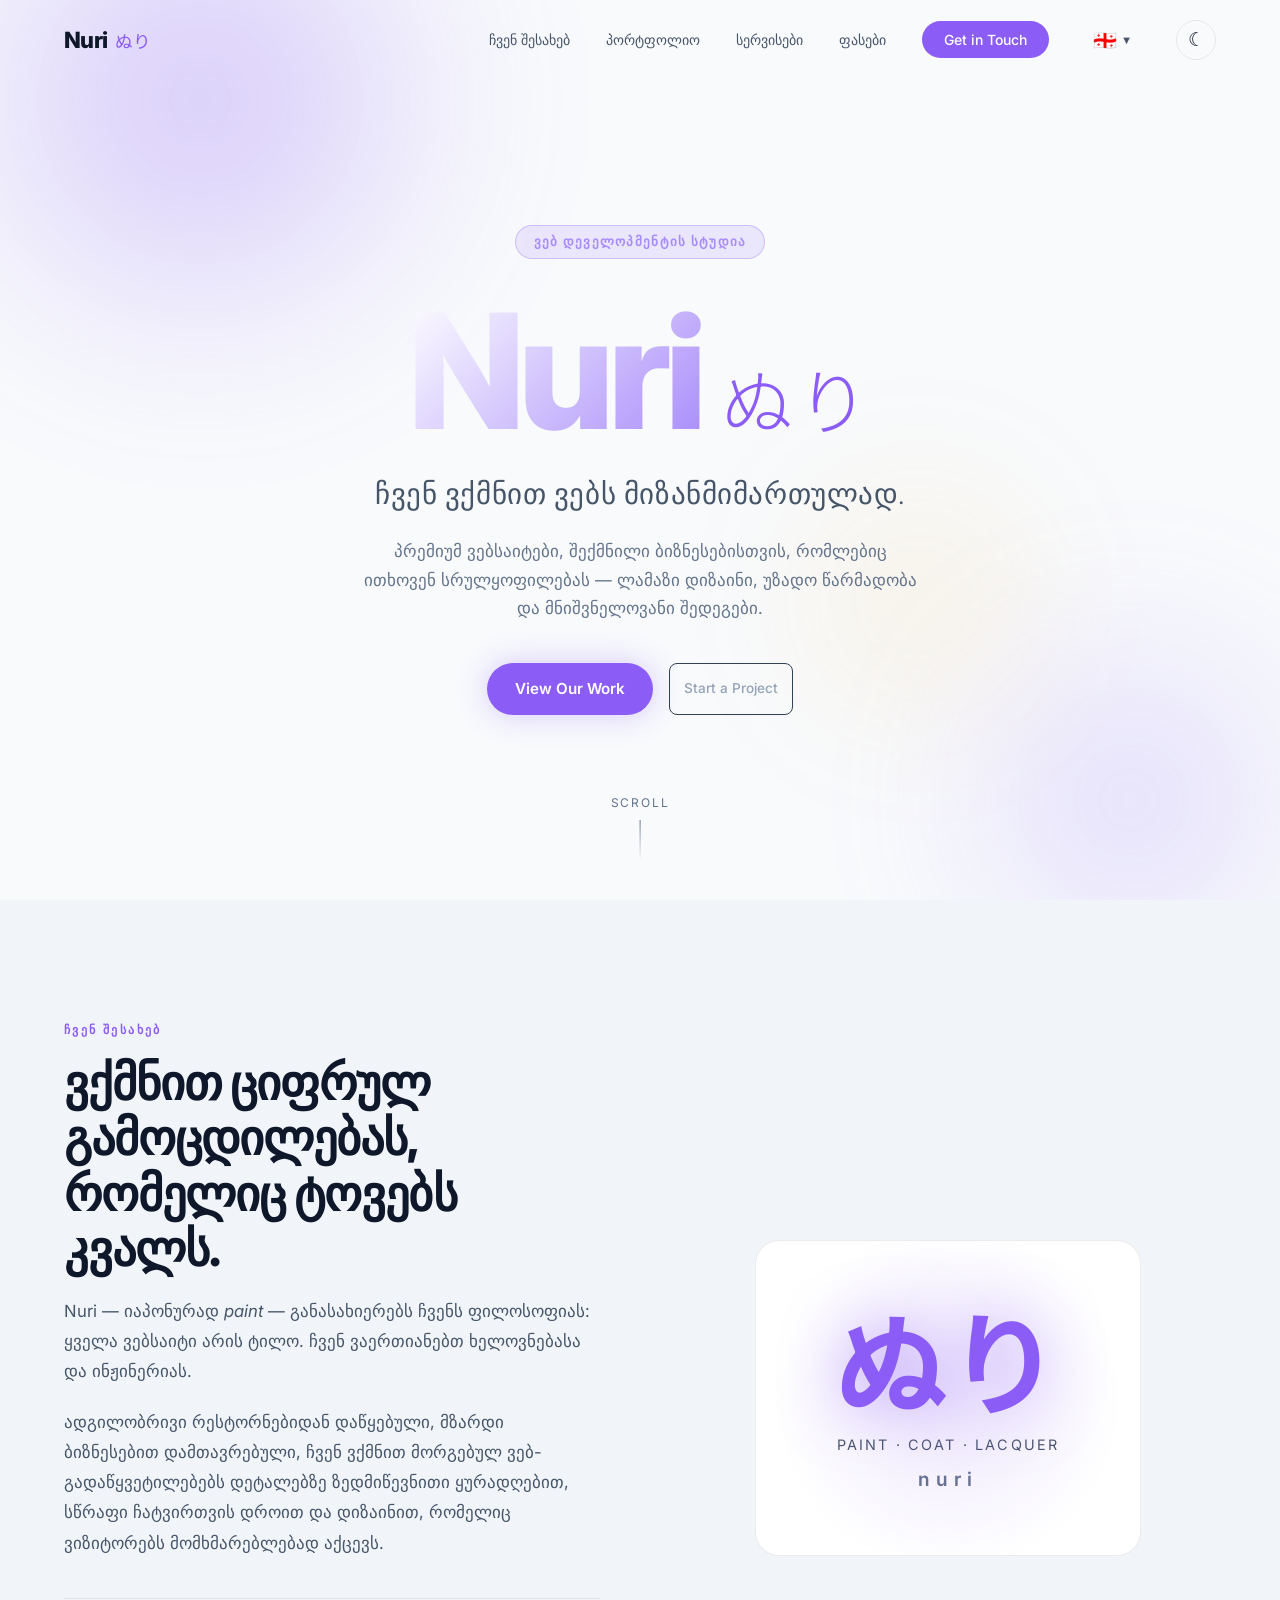
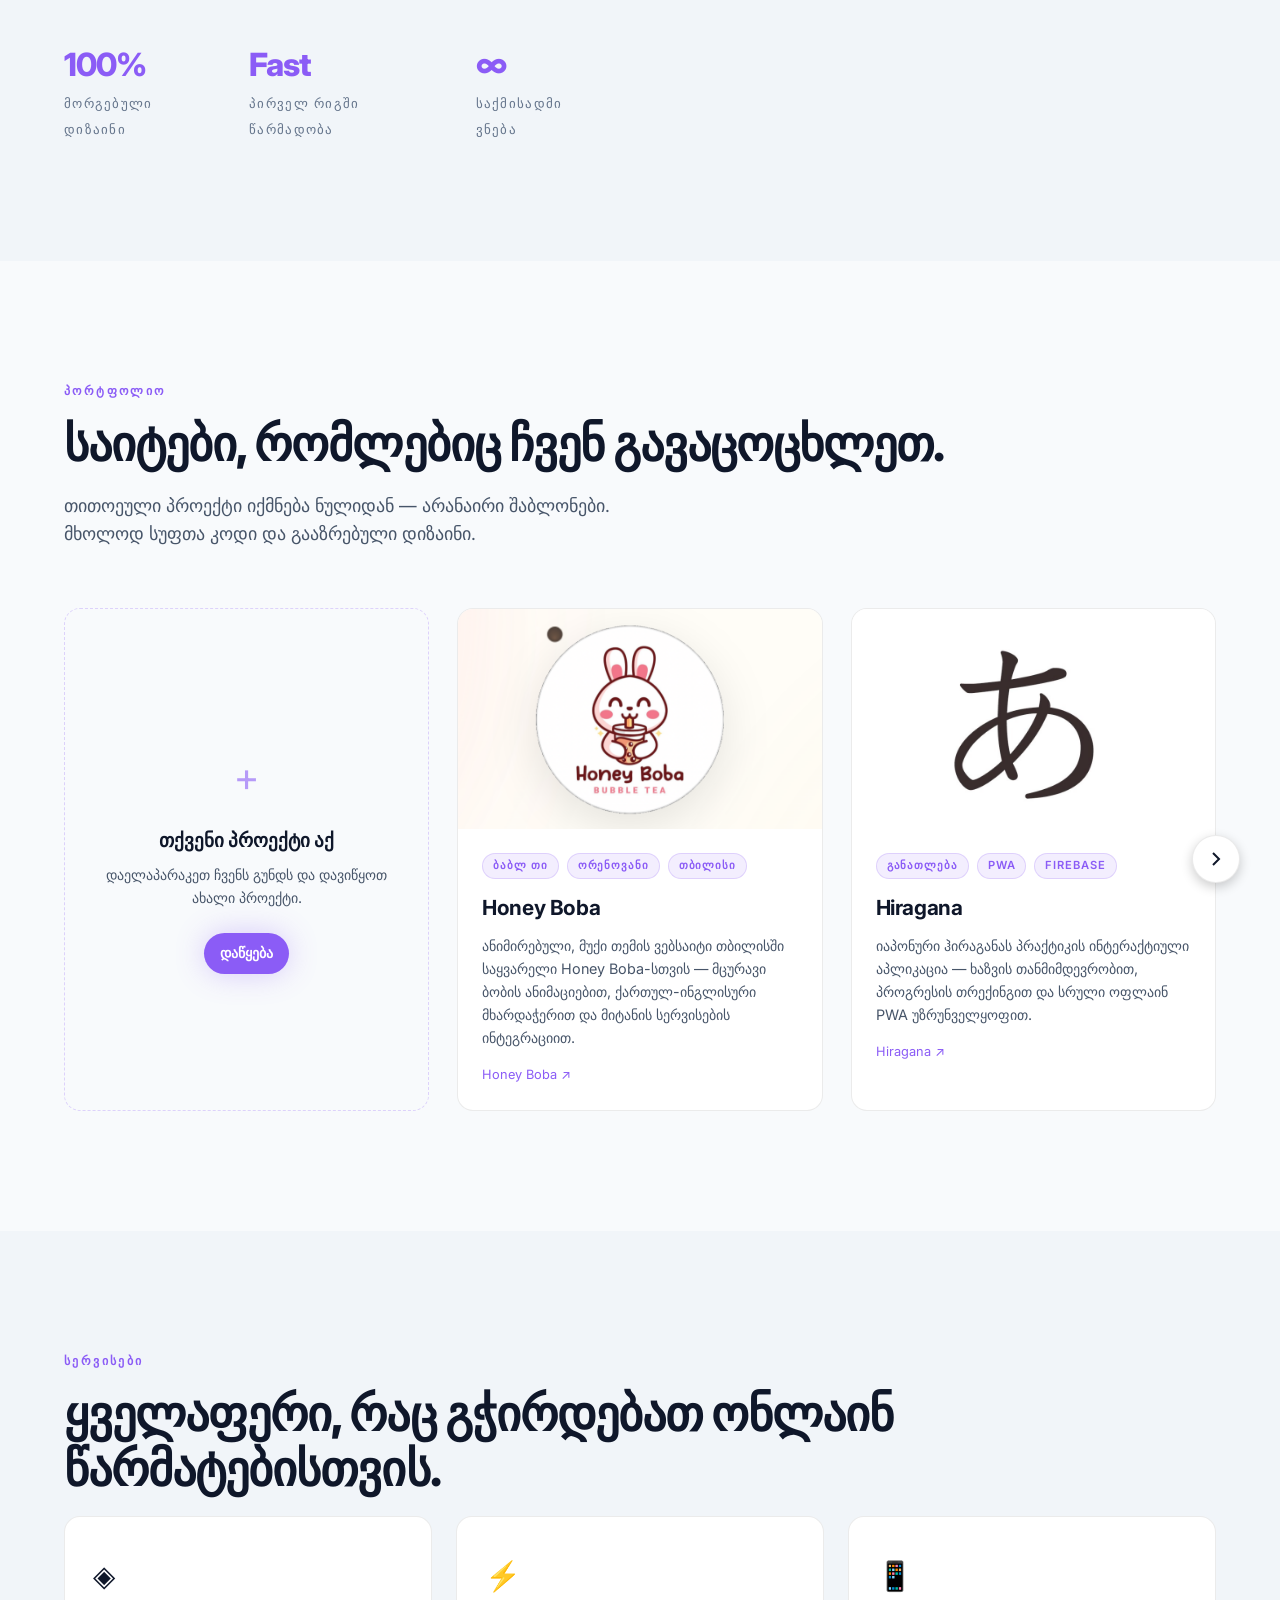
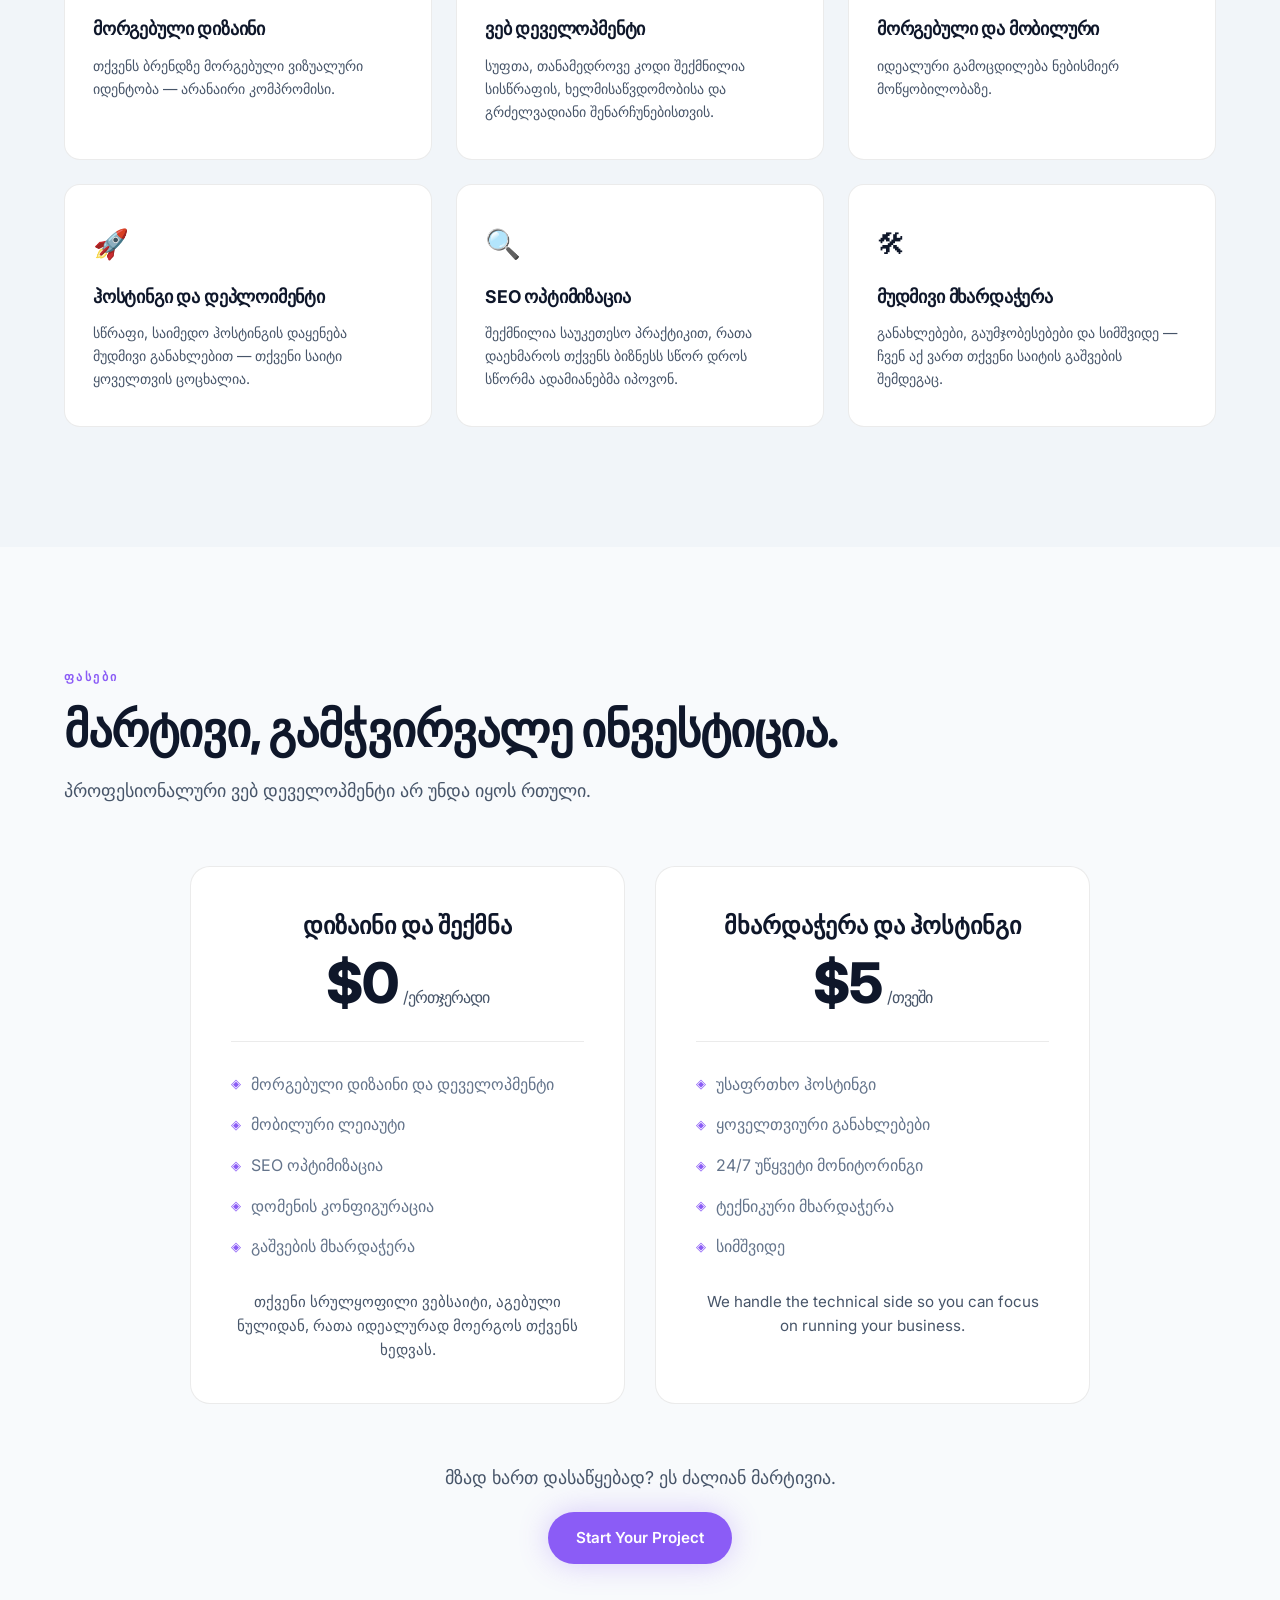
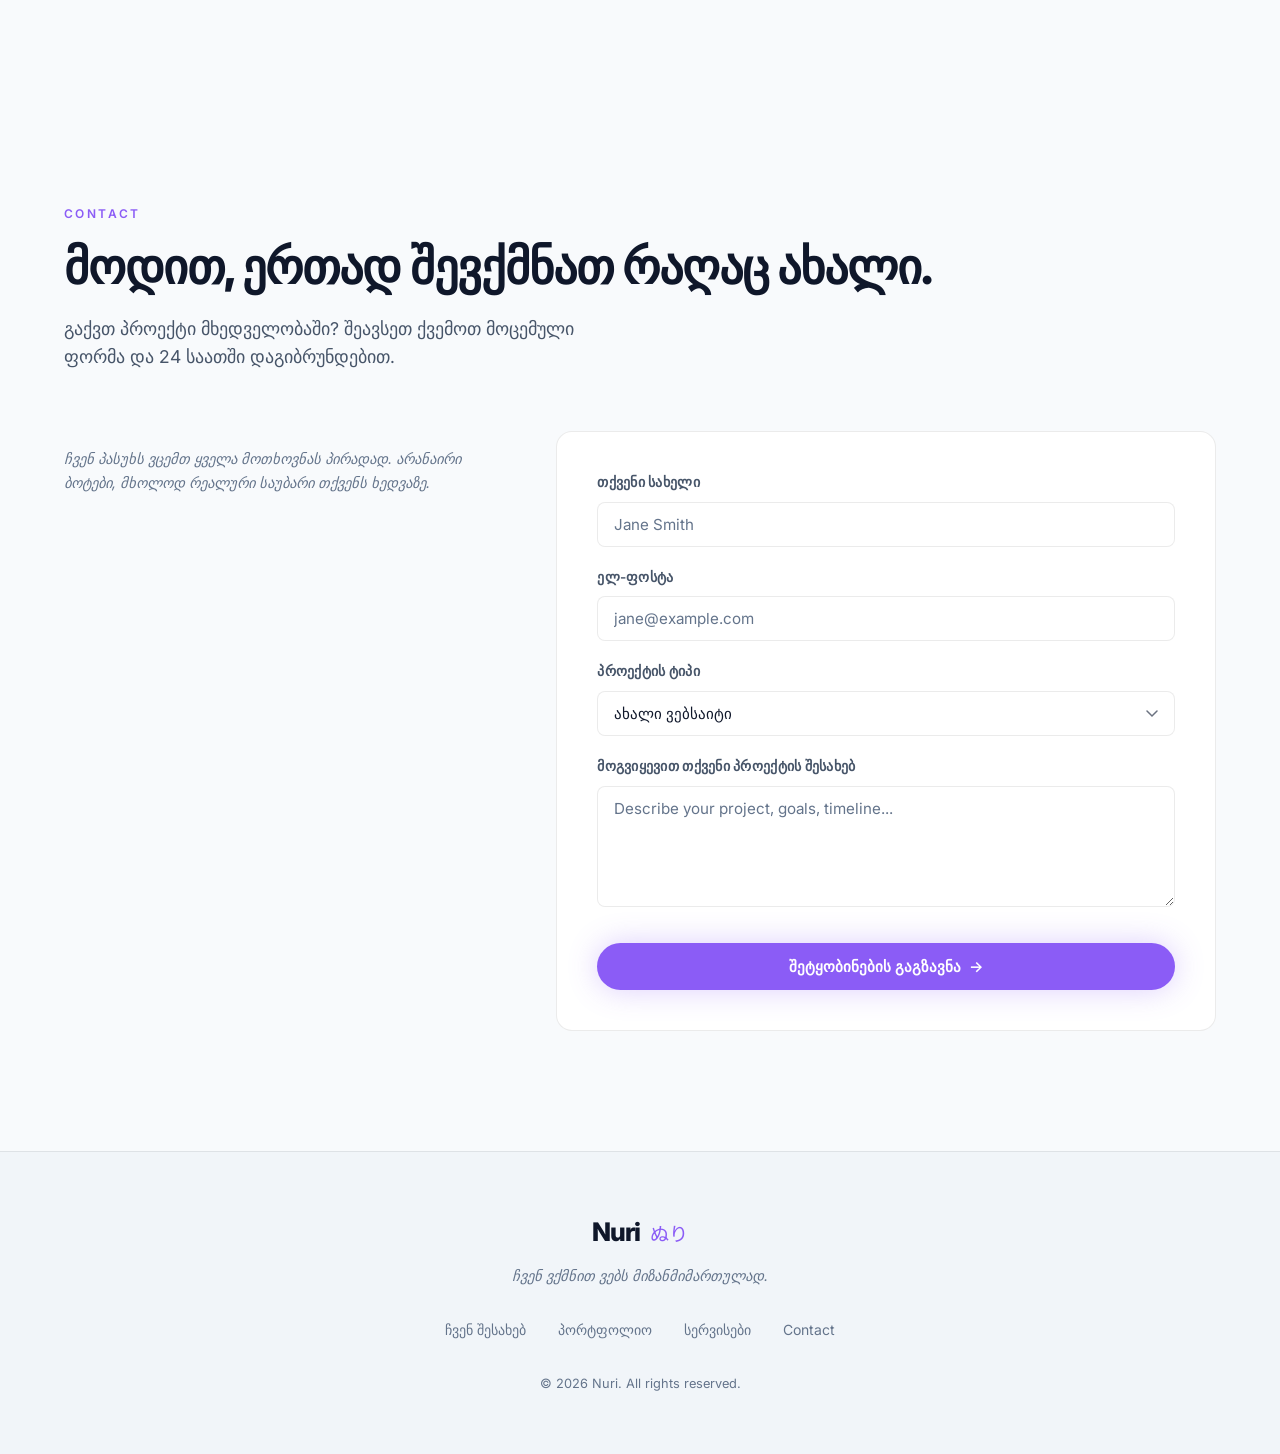
<file: ge/portfolio/index.html>
<!DOCTYPE html>
<html lang="en">

<head>
    <base href="/">
    <!-- Google tag (gtag.js) -->
    <script async src="https://www.googletagmanager.com/gtag/js?id=G-W6KYEJ23QR"></script>
    <script>
        window.dataLayer = window.dataLayer || [];
        function gtag() { dataLayer.push(arguments); }
        gtag('js', new Date());

        gtag('config', 'G-W6KYEJ23QR');
    </script>
    <meta charset="UTF-8" />
    <meta name="viewport" content="width=device-width, initial-scale=1.0" />
    <title>Portfolio | Nuri ぬり</title>
    <meta name="description"
        content="Nuri ぬり is a premium web development studio crafting beautiful, high-performance websites for businesses that want to stand out." />
    <meta name="keywords"
        content="web development, studio, custom websites, professional web design, performance websites, Nuri" />
    <link rel="canonical" href="https://nuri.software/" />

    <!-- Open Graph / Facebook -->
    <meta property="og:type" content="website" />
    <meta property="og:url" content="https://nuri.software/" />
    <meta property="og:title" content="Portfolio | Nuri ぬり" />
    <meta property="og:description"
        content="Nuri ぬり is a premium web development studio crafting beautiful, high-performance websites for businesses that want to stand out." />
    <meta property="og:image" content="https://nuri.software/img/portfolio/mao.png" />

    <!-- Twitter -->
    <meta property="twitter:card" content="summary_large_image" />
    <meta property="twitter:url" content="https://nuri.software/" />
    <meta property="twitter:title" content="Portfolio | Nuri ぬり" />
    <meta property="twitter:description"
        content="Nuri ぬり is a premium web development studio crafting beautiful, high-performance websites for businesses that want to stand out." />
    <meta property="twitter:image" content="https://nuri.software/img/og-image.png" />

    <link rel="preconnect" href="https://fonts.googleapis.com" />
    <link rel="preconnect" href="https://fonts.gstatic.com" crossorigin />
    <link
        href="https://fonts.googleapis.com/css2?family=Inter:wght@300;400;500;600;700;800&family=Noto+Sans+JP:wght@300;400;700&display=swap"
        rel="stylesheet" />
    <link rel="icon" type="image/png" href="favicon.png">
    <link rel="stylesheet" href="styles.css" />

    <!-- Schema.org Data for AI Agents / Search Engines -->
    <script type="application/ld+json">
    {
      "@context": "https://schema.org",
      "@type": "ProfessionalService",
      "name": "Nuri Web Development",
      "url": "https://nuri.software/",
      "logo": "https://nuri.software/img/og-image.png",
      "image": "https://nuri.software/img/og-image.png",
      "description": "Nuri ぬり is a premium web development studio capable of engineering powerful, custom digital experiences of any scale—from landing pages to complex web applications and PWAs.",
      "priceRange": "$",
      "telephone": "",
      "email": "",
      "address": {
        "@type": "PostalAddress",
        "addressCountry": "Global"
      },
      "aggregateRating": {
        "@type": "AggregateRating",
        "ratingValue": "5",
        "reviewCount": "10"
      },
      "makesOffer": [
        {
          "@type": "Offer",
          "itemOffered": {
            "@type": "Service",
            "name": "Custom Engineering & Build",
            "description": "Complete bespoke engineering for websites, web apps, and digital platforms."
          },
          "price": "0",
          "priceCurrency": "USD"
        },
        {
          "@type": "Offer",
          "itemOffered": {
            "@type": "Service",
            "name": "Infrastructure & Maintenance",
            "description": "Continuous code updates, server management, and 24/7 technical support."
          },
          "price": "5",
          "priceCurrency": "USD"
        }
      ]
    }
    </script>
    <script>window.siteLang = "ge";</script>
</head>

<body>

    <!-- Navigation -->
    <nav class="nav" id="nav">
        <div class="nav-inner">
            <a href="#hero" class="nav-logo">
                <span class="logo-en">Nuri</span>
                <span class="logo-jp">ぬり</span>
            </a>
            <button class="nav-toggle" id="navToggle" aria-label="Toggle menu"
                onclick="gtag('event', 'click', { 'event_category': 'Navigation', 'event_label': 'Mobile Menu Toggle' });">
                <span></span><span></span><span></span>
            </button>
            <ul class="nav-links" id="navLinks">
                <li><a href="#about">About</a></li>
                <li><a href="#portfolio">Portfolio</a></li>
                <li><a href="#services">Services</a></li>
                <li><a href="#pricing">Pricing</a></li>
                <li><a href="#contact" class="nav-cta"
                        onclick="gtag('event', 'click', { 'event_category': 'Navigation', 'event_label': 'Get in Touch' });">Get
                        in Touch</a></li>
                <li style="position: relative;" id="langDropdownContainer">
                    <button id="langToggle" class="lang-btn" aria-label="Select Language"
                        style="background:none; border:none; cursor:pointer; font-size:1.2rem; padding: 0.5rem; display: flex; align-items: center; gap: 4px;"
                        onclick="const m = document.getElementById('langMenu'); m.style.display = m.style.display === 'none' ? 'flex' : 'none';">
                        <span id="currentLangFlag">🇺🇸</span>
                        <span style="font-size: 0.7rem; color: var(--text-muted)">▼</span>
                    </button>
                    <ul id="langMenu"
                        style="display: none; position: absolute; top: 100%; right: 0; background: #ffffff; border: 1px solid #e2e2e2; border-radius: 8px; padding: 0.5rem; list-style: none; margin: 0; box-shadow: 0 4px 16px rgba(0,0,0,0.15); flex-direction: column; gap: 0.5rem; z-index: 99999; min-width: 120px;">
                        <li><a href="/en"
                                style="text-decoration: none; display: block; padding: 0.4rem; color: #1a1a2e; border-radius: 4px;"
                                onmouseover="this.style.background='#f3f0ff'"
                                onmouseout="this.style.background='transparent'">🇺🇸 English</a></li>
                        <li><a href="/ge"
                                style="text-decoration: none; display: block; padding: 0.4rem; color: #1a1a2e; border-radius: 4px;"
                                onmouseover="this.style.background='#f3f0ff'"
                                onmouseout="this.style.background='transparent'">🇬🇪 ქართული</a></li>
                        <li><a href="/es"
                                style="text-decoration: none; display: block; padding: 0.4rem; color: #1a1a2e; border-radius: 4px;"
                                onmouseover="this.style.background='#f3f0ff'"
                                onmouseout="this.style.background='transparent'">🇪🇸 Español</a></li>
                    </ul>
                </li>
                <li>
                    <button id="themeToggle" class="theme-toggle" aria-label="Toggle dark mode"
                        onclick="gtag('event', 'click', { 'event_category': 'Theme', 'event_label': 'Dark Mode Toggle' });">
                        <span class="theme-icon-light">☀</span>
                        <span class="theme-icon-dark">☾</span>
                    </button>
                </li>
            </ul>
        </div>
    </nav>

    <main>
        <!-- Hero -->
        <section class="hero" id="hero">
            <div class="hero-bg">
                <div class="hero-orb orb-1"></div>
                <div class="hero-orb orb-2"></div>
                <div class="hero-orb orb-3"></div>
            </div>
            <div class="hero-content">
                <div class="hero-badge reveal">Web Development Studio</div>
                <h1 class="hero-title reveal">
                    <span class="title-en">Nuri</span>
                    <span class="title-jp">ぬり</span>
                </h1>
                <p class="hero-tagline reveal">We paint the web with purpose.</p>
                <p class="hero-sub reveal">Premium websites crafted for businesses that demand excellence — beautiful
                    design, flawless performance, and results that matter.</p>
                <div class="hero-actions reveal">
                    <a href="#portfolio" class="btn btn-primary"
                        onclick="gtag('event', 'click', { 'event_category': 'Hero', 'event_label': 'View Our Work' });">View
                        Our Work</a>
                    <a href="#contact" class="btn btn-ghost"
                        onclick="gtag('event', 'click', { 'event_category': 'Hero', 'event_label': 'Start a Project' });">Start
                        a Project</a>
                </div>
            </div>
            <div class="hero-scroll-hint">
                <span>Scroll</span>
                <div class="scroll-line"></div>
            </div>
        </section>

        <!-- About -->
        <section class="about section" id="about">
            <div class="container">
                <div class="section-label reveal">About</div>
                <div class="about-grid">
                    <div class="about-text">
                        <h2 class="section-title reveal">Crafting digital experiences that leave a mark.</h2>
                        <p class="reveal">Nuri — Japanese for <em>paint</em> — embodies our philosophy: every website is
                            a
                            canvas. We blend artistry with engineering to build sites that are as beautiful as they are
                            powerful.</p>
                        <p class="reveal">From local restaurants to growing businesses, we deliver bespoke web solutions
                            with meticulous attention to detail, fast load times, and designs that convert visitors into
                            customers.</p>
                        <div class="about-stats reveal">
                            <div class="stat">
                                <span class="stat-num">100%</span>
                                <span class="stat-label">Custom Design</span>
                            </div>
                            <div class="stat">
                                <span class="stat-num">Fast</span>
                                <span class="stat-label">Performance First</span>
                            </div>
                            <div class="stat">
                                <span class="stat-num">∞</span>
                                <span class="stat-label">Passion for Craft</span>
                            </div>
                        </div>
                    </div>
                    <div class="about-visual reveal">
                        <div class="kanji-card">
                            <div class="kanji-char">ぬり</div>
                            <div class="kanji-meaning">paint · coat · lacquer</div>
                            <div class="kanji-romaji">nuri</div>
                        </div>
                    </div>
                </div>
            </div>
        </section>

        <!-- Portfolio -->
        <section class="portfolio section" id="portfolio">
            <div class="container">
                <div class="section-label reveal">Portfolio</div>
                <h2 class="section-title reveal">Sites we've brought to life.</h2>
                <p class="section-sub reveal">Each project is built from scratch — no templates, no shortcuts. Just
                    clean
                    code and thoughtful design.</p>
                <div class="portfolio-carousel-wrapper">
                    <button class="carousel-btn carousel-prev" aria-label="Previous portfolio items" id="portfolioPrev">
                        <svg width="24" height="24" viewBox="0 0 24 24" fill="none" stroke="currentColor"
                            stroke-width="2">
                            <path d="M15 18l-6-6 6-6" />
                        </svg>
                    </button>
                    <div class="portfolio-grid" id="portfolioGrid">
                        <!-- Placeholder card -->
                        <a href="#contact" class="portfolio-card portfolio-card-cta reveal"
                            onclick="gtag('event', 'click', { 'event_category': 'Portfolio', 'event_label': 'Get Started CTA Card' });">
                            <div class="card-cta-inner">
                                <div class="card-cta-icon">+</div>
                                <h3>Your Project Here</h3>
                                <p>Ready to build something exceptional? Let's talk.</p>
                                <span class="btn btn-primary btn-sm">Get Started</span>
                            </div>
                        </a>

                        <a href="https://nurihq.github.io/honey-boba/" target="_blank" rel="noopener"
                            class="portfolio-card reveal" id="card-honeyboba">
                            <div class="card-image-wrap">
                                <div class="card-image">
                                    <img src="img/portfolio/honeyboba.png" alt="Honey Boba Website" class="project-shot"
                                        loading="lazy">
                                    <div class="card-overlay">
                                        <span class="card-visit-btn">Visit Site ↗</span>
                                    </div>
                                </div>
                            </div>
                            <div class="card-body">
                                <div class="card-tags">
                                    <span class="tag">Bubble Tea</span>
                                    <span class="tag">Bilingual</span>
                                    <span class="tag">Tbilisi</span>
                                </div>
                                <h3 class="card-title">Honey Boba</h3>
                                <p class="card-desc">A funky, animated dark-mode website for Tbilisi's beloved Honey
                                    Boba bubble tea shop — featuring floating boba animations, bilingual
                                    Georgian/English support, and delivery integrations.</p>
                                <span class="card-link">
                                    Honey Boba <span class="link-arrow">↗</span>
                                </span>
                            </div>
                        </a>

                        <a href="https://hiragana.site" target="_blank" rel="noopener" class="portfolio-card reveal"
                            id="card-hiragana">
                            <div class="card-image-wrap">
                                <div class="card-image">
                                    <img src="img/portfolio/hiragana.png" alt="Hiragana Practice App"
                                        class="project-shot" loading="lazy">
                                    <div class="card-overlay">
                                        <span class="card-visit-btn">Visit Site ↗</span>
                                    </div>
                                </div>
                            </div>
                            <div class="card-body">
                                <div class="card-tags">
                                    <span class="tag">Education</span>
                                    <span class="tag">PWA</span>
                                    <span class="tag">Firebase</span>
                                </div>
                                <h3 class="card-title">Hiragana</h3>
                                <p class="card-desc">An interactive Japanese hiragana practice app — featuring
                                    stroke-order
                                    drawing, progress tracking, and full offline PWA support.</p>
                                <span class="card-link">
                                    Hiragana <span class="link-arrow">↗</span>
                                </span>
                            </div>
                        </a>

                        <a href="https://nurihq.github.io/mao-bubble-tea/" target="_blank" rel="noopener"
                            class="portfolio-card reveal" id="card-mao">
                            <div class="card-image-wrap">
                                <div class="card-image">
                                    <img src="img/portfolio/mao.png" alt="Mao Bubble Tea Website" class="project-shot"
                                        loading="lazy">
                                    <div class="card-overlay">
                                        <span class="card-visit-btn">Visit Site ↗</span>
                                    </div>
                                </div>
                            </div>
                            <div class="card-body">
                                <div class="card-tags">
                                    <span class="tag">Bubble Tea</span>
                                    <span class="tag">Cute</span>
                                    <span class="tag">Animations</span>
                                </div>
                                <h3 class="card-title">Mao Bubble Tea</h3>
                                <p class="card-desc">A super cute, fun, and funky website for Tbilisi's premier bubble
                                    tea
                                    shop
                                    — featuring playful animations and vibrant design.</p>
                                <span class="card-link">
                                    Mao Bubble Tea <span class="link-arrow">↗</span>
                                </span>
                            </div>
                        </a>

                        <a href="https://nurihq.github.io/but-first-cacao/" target="_blank" rel="noopener"
                            class="portfolio-card reveal" id="card-butfirstcacao">
                            <div class="card-image-wrap">
                                <div class="card-image">
                                    <img src="img/portfolio/butfirstcacao.png" alt="But First Cacao Website"
                                        class="project-shot" loading="lazy">
                                    <div class="card-overlay">
                                        <span class="card-visit-btn">Visit Site ↗</span>
                                    </div>
                                </div>
                            </div>
                            <div class="card-body">
                                <div class="card-tags">
                                    <span class="tag">Cacao Bar</span>
                                    <span class="tag">Bilingual</span>
                                    <span class="tag">Tbilisi</span>
                                </div>
                                <h3 class="card-title">But First Cacao</h3>
                                <p class="card-desc">A premium bilingual website for Tbilisi's specialty
                                    bean-to-bar cacao bar — featuring signature cacao drinks, playful cat
                                    mascot branding, and a warm chocolate aesthetic.</p>
                                <span class="card-link">
                                    But First Cacao <span class="link-arrow">↗</span>
                                </span>
                            </div>
                        </a>

                        <!-- <a href="https://nurihq.github.io/los-amigos/" target="_blank" rel="noopener"
                            class="portfolio-card reveal" id="card-losamigos">
                            <div class="card-image-wrap">
                                <div class="card-image">
                                    <img src="img/portfolio/losamigos.png" alt="Los Amigos Website" class="project-shot"
                                        loading="lazy">
                                    <div class="card-overlay">
                                        <span class="card-visit-btn">Visit Site ↗</span>
                                    </div>
                                </div>
                            </div>
                            <div class="card-body">
                                <div class="card-tags">
                                    <span class="tag">Mexican</span>
                                    <span class="tag">Bilingual</span>
                                    <span class="tag">Tbilisi</span>
                                </div>
                                <h3 class="card-title">Los Amigos</h3>
                                <p class="card-desc">A fun, vibrant, light-themed bilingual website for a popular
                                    Mexican restaurant in Tbilisi — featuring a seamless Wolt menu integration.</p>
                                <span class="card-link">
                                    Los Amigos <span class="link-arrow">↗</span>
                                </span>
                            </div>
                        </a> -->

                        <a href="https://nurihq.github.io/margaliti-collection/" target="_blank" rel="noopener"
                            class="portfolio-card reveal" id="card-margaliti">
                            <div class="card-image-wrap">
                                <div class="card-image">
                                    <img src="img/portfolio/margaliti.png" alt="Margaliti Collection Website"
                                        class="project-shot" loading="lazy">
                                    <div class="card-overlay">
                                        <span class="card-visit-btn">Visit Site ↗</span>
                                    </div>
                                </div>
                            </div>
                            <div class="card-body">
                                <div class="card-tags">
                                    <span class="tag">Cheese Bar</span>
                                    <span class="tag">Bilingual</span>
                                    <span class="tag">Tbilisi</span>
                                </div>
                                <h3 class="card-title">Margaliti Collection</h3>
                                <p class="card-desc">A premium bilingual website for Tbilisi's boutique Cheese Bar &amp;
                                    More
                                    — featuring artisan cheeses, delivery links, and a rich editorial design.</p>
                                <span class="card-link">
                                    Margaliti Collection <span class="link-arrow">↗</span>
                                </span>
                            </div>
                        </a>

                        <!-- <a href="https://nurihq.github.io/stop-smoking-sakartvelo/" target="_blank" rel="noopener"
                            class="portfolio-card reveal" id="card-stopsmoking">
                            <div class="card-image-wrap">
                                <div class="card-image">
                                    <img src="img/portfolio/stopsmoking.png" alt="Stop Smoking Sakartvelo Website"
                                        class="project-shot" loading="lazy">
                                    <div class="card-overlay">
                                        <span class="card-visit-btn">Visit Site ↗</span>
                                    </div>
                                </div>
                            </div>
                            <div class="card-body">
                                <div class="card-tags">
                                    <span class="tag">Landing Page</span>
                                    <span class="tag">Campaign</span>
                                    <span class="tag">Animations</span>
                                </div>
                                <h3 class="card-title">Stop Smoking Sakartvelo</h3>
                                <p class="card-desc">An emotionally impactful, cinematic single-page campaign aimed at
                                    helping youth find their purpose and quit smoking.</p>
                                <span class="card-link">
                                    Stop Smoking Sakartvelo <span class="link-arrow">↗</span>
                                </span>
                            </div>
                        </a> -->

                        <!-- <a href="https://nurihq.github.io/castaways-cafe" target="_blank" rel="noopener"
                            class="portfolio-card reveal" id="card-castaways">
                            <div class="card-image-wrap">
                                <div class="card-image">
                                    <img src="img/portfolio/castaways.png" alt="Castaways Cafe Website"
                                        class="project-shot" loading="lazy">
                                    <div class="card-overlay">
                                        <span class="card-visit-btn">Visit Site ↗</span>
                                    </div>
                                </div>
                            </div>
                            <div class="card-body">
                                <div class="card-tags">
                                    <span class="tag">Restaurant</span>
                                    <span class="tag">React</span>
                                    <span class="tag">Vite</span>
                                </div>
                                <h3 class="card-title">Castaways Cafe</h3>
                                <p class="card-desc">A vibrant, full-featured website for a beloved local cafe —
                                    featuring
                                    an
                                    interactive menu, gallery, and seamless online presence.</p>
                                <span class="card-link">
                                    Castaways Cafe <span class="link-arrow">↗</span>
                                </span>
                            </div>
                        </a> -->

                        <!-- <a href="https://nurihq.github.io/katie-cakes" target="_blank" rel="noopener"
                            class="portfolio-card reveal" id="card-katie">
                            <div class="card-image-wrap">
                                <div class="card-image">
                                    <img src="img/portfolio/katiecakes.png" alt="Katie Cakes Website"
                                        class="project-shot" loading="lazy">
                                    <div class="card-overlay">
                                        <span class="card-visit-btn">Visit Site ↗</span>
                                    </div>
                                </div>
                            </div>
                            <div class="card-body">
                                <div class="card-tags">
                                    <span class="tag">Bakery</span>
                                    <span class="tag">HTML</span>
                                    <span class="tag">CSS</span>
                                </div>
                                <h3 class="card-title">Katie Cakes</h3>
                                <p class="card-desc">A warm, elegant website for a boutique cake studio — showcasing
                                    their
                                    beautiful creations and making it easy for customers to get in touch.</p>
                                <span class="card-link">
                                    Katie Cakes <span class="link-arrow">↗</span>
                                </span>
                            </div>
                        </a> -->

                        <a href="https://katakana.site" target="_blank" rel="noopener" class="portfolio-card reveal"
                            id="card-katakana">
                            <div class="card-image-wrap">
                                <div class="card-image">
                                    <img src="img/portfolio/katakana.png" alt="Katakana Practice App"
                                        class="project-shot" loading="lazy">
                                    <div class="card-overlay">
                                        <span class="card-visit-btn">Visit Site ↗</span>
                                    </div>
                                </div>
                            </div>
                            <div class="card-body">
                                <div class="card-tags">
                                    <span class="tag">Education</span>
                                    <span class="tag">PWA</span>
                                    <span class="tag">Firebase</span>
                                </div>
                                <h3 class="card-title">Katakana</h3>
                                <p class="card-desc">A companion app to Hiragana.site for mastering katakana — with the
                                    same
                                    polished practice experience and cloud-synced progress.</p>
                                <span class="card-link">
                                    Katakana <span class="link-arrow">↗</span>
                                </span>
                            </div>
                        </a>

                        <!-- <a href="https://nurihq.github.io/warren-cafe/" target="_blank" rel="noopener"
                            class="portfolio-card reveal" id="card-warren">
                            <div class="card-image-wrap">
                                <div class="card-image">
                                    <img src="img/portfolio/warren.png" alt="Warren Cafe Website" class="project-shot"
                                        loading="lazy">
                                    <div class="card-overlay">
                                        <span class="card-visit-btn">Visit Site ↗</span>
                                    </div>
                                </div>
                            </div>
                            <div class="card-body">
                                <div class="card-tags">
                                    <span class="tag">Cafe</span>
                                    <span class="tag">Brunch</span>
                                    <span class="tag">Bilingual</span>
                                </div>
                                <h3 class="card-title">Warren Cafe & Brunch</h3>
                                <p class="card-desc">A premium bilingual website for a beloved Buenos Aires brunch café
                                    —
                                    featuring the menu, delivery links, and two locations in Palermo & Recoleta.</p>
                                <span class="card-link">
                                    Warren Cafe & Brunch <span class="link-arrow">↗</span>
                                </span>
                            </div>
                        </a> -->

                        <!-- <a href="https://nurihq.github.io/myboba/" target="_blank" rel="noopener"
                            class="portfolio-card reveal" id="card-myboba">
                            <div class="card-image-wrap">
                                <div class="card-image">
                                    <img src="img/portfolio/myboba.png" alt="MyBoba Website" class="project-shot"
                                        loading="lazy">
                                    <div class="card-overlay">
                                        <span class="card-visit-btn">Visit Site ↗</span>
                                    </div>
                                </div>
                            </div>
                            <div class="card-body">
                                <div class="card-tags">
                                    <span class="tag">Bubble Tea</span>
                                    <span class="tag">Premium</span>
                                    <span class="tag">Bilingual</span>
                                </div>
                                <h3 class="card-title">MyBoba</h3>
                                <p class="card-desc">A premium, beautifully designed bilingual website for a popular
                                    Tbilisi bubble tea shop, featuring their signature menu and Wolt integrations.</p>
                                <span class="card-link">
                                    MyBoba <span class="link-arrow">↗</span>
                                </span>
                            </div>
                        </a> -->

                        <!-- <a href="https://nurihq.github.io/berytus/" target="_blank" rel="noopener"
                            class="portfolio-card reveal" id="card-berytus">
                            <div class="card-image-wrap">
                                <div class="card-image">
                                    <img src="img/portfolio/berytus.png" alt="Berytus Website" class="project-shot"
                                        loading="lazy">
                                    <div class="card-overlay">
                                        <span class="card-visit-btn">Visit Site ↗</span>
                                    </div>
                                </div>
                            </div>
                            <div class="card-body">
                                <div class="card-tags">
                                    <span class="tag">Restaurant</span>
                                    <span class="tag">Lebanese</span>
                                    <span class="tag">Bilingual</span>
                                </div>
                                <h3 class="card-title">Berytus</h3>
                                <p class="card-desc">A premium, highly aesthetic bilingual webapp for Berytus — bringing
                                    authentic Lebanese taste to Tbilisi.</p>
                                <span class="card-link">
                                    Berytus <span class="link-arrow">↗</span>
                                </span>
                            </div>
                        </a> -->




                    </div>
                    <button class="carousel-btn carousel-next" aria-label="Next portfolio items" id="portfolioNext">
                        <svg width="24" height="24" viewBox="0 0 24 24" fill="none" stroke="currentColor"
                            stroke-width="2">
                            <path d="M9 18l6-6-6-6" />
                        </svg>
                    </button>
                </div>
        </section>

        <!-- Services -->
        <section class="services section" id="services">
            <div class="container">
                <div class="section-label reveal">Services</div>
                <h2 class="section-title reveal">Everything you need to succeed online.</h2>
                <div class="services-grid">
                    <div class="service-card reveal">
                        <div class="service-icon">◈</div>
                        <h3>Custom Design</h3>
                        <p>Bespoke visual identities and interfaces tailored to your brand — no templates, no
                            compromises.
                        </p>
                    </div>
                    <div class="service-card reveal">
                        <div class="service-icon">⚡</div>
                        <h3>Web Development</h3>
                        <p>Clean, modern code built for speed, accessibility, and long-term maintainability.</p>
                    </div>
                    <div class="service-card reveal">
                        <div class="service-icon">📱</div>
                        <h3>Responsive &amp; Mobile</h3>
                        <p>Pixel-perfect experiences across every device — from desktop to the smallest screen.</p>
                    </div>
                    <div class="service-card reveal">
                        <div class="service-icon">🚀</div>
                        <h3>Hosting &amp; Deployment</h3>
                        <p>Fast, reliable hosting setup with continuous deployment — your site is always live and up to
                            date.</p>
                    </div>
                    <div class="service-card reveal">
                        <div class="service-icon">🔍</div>
                        <h3>SEO Optimisation</h3>
                        <p>Built-in best practices to help your business get found by the right people at the right
                            time.
                        </p>
                    </div>
                    <div class="service-card reveal">
                        <div class="service-icon">🛠</div>
                        <h3>Ongoing Support</h3>
                        <p>Updates, improvements, and peace of mind — we're here long after launch day.</p>
                    </div>
                </div>
            </div>
        </section>

        <!-- Pricing -->
        <section class="pricing section" id="pricing">
            <div class="container">
                <div class="section-label reveal">Pricing</div>
                <h2 class="section-title reveal">Simple, transparent investment.</h2>
                <p class="section-sub reveal">Professional web development shouldn't be complicated. We offer a clear
                    path
                    to
                    getting online and staying there.</p>

                <div class="pricing-grid reveal">
                    <!-- Creation -->
                    <a href="#contact" class="pricing-card main-card"
                        style="text-decoration: none; color: inherit; display: block;"
                        onclick="gtag('event', 'click', { 'event_category': 'Pricing', 'event_label': 'Design & Build Card' });">
                        <div class="pricing-header">
                            <h3>Design & Build</h3>
                            <div class="price">$0<span class="period">/one-time</span></div>
                        </div>
                        <ul class="pricing-features">
                            <li><span>◈</span> Custom Design & Development</li>
                            <li><span>◈</span> Responsive Mobile Layout</li>
                            <li><span>◈</span> SEO Optimization</li>
                            <li><span>◈</span> Domain Configuration</li>
                            <li><span>◈</span> Launch Support</li>
                        </ul>
                        <p class="pricing-desc">Your complete website, built from scratch to perfectly match your
                            vision.
                        </p>
                    </a>

                    <!-- Maintenance -->
                    <a href="#contact" class="pricing-card"
                        style="text-decoration: none; color: inherit; display: block;"
                        onclick="gtag('event', 'click', { 'event_category': 'Pricing', 'event_label': 'Care & Hosting Card' });">
                        <div class="pricing-header">
                            <h3>Care & Hosting</h3>
                            <div class="price">$5<span class="period">/month</span></div>
                        </div>
                        <ul class="pricing-features">
                            <li><span>◈</span> Secure Hosting</li>
                            <li><span>◈</span> Monthly Content Updates</li>
                            <li><span>◈</span> 24/7 Uptime Monitoring</li>
                            <li><span>◈</span> Technical Support</li>
                            <li><span>◈</span> Peace of Mind</li>
                        </ul>
                        <p class="pricing-desc">We handle the technical side so you can focus on running your business.
                        </p>
                    </a>
                </div>

                <div class="pricing-cta reveal">
                    <p>Ready to get started? It's that simple.</p>
                    <a href="#contact" class="btn btn-primary"
                        onclick="gtag('event', 'click', { 'event_category': 'Pricing', 'event_label': 'Start Your Project' });">Start
                        Your Project</a>
                </div>
            </div>
        </section>

        <!-- Contact -->
        <section class="contact section">
            <div class="container">
                <div class="section-label reveal">Contact</div>
                <h2 class="section-title reveal">Let's build something together.</h2>
                <p class="section-sub reveal">Have a project in mind? We'd love to hear about it. Fill in the form below
                    and
                    we'll get back to you within 24 hours.</p>
                <div class="contact-grid" id="contact">
                    <div class="contact-info reveal">
                        <div class="contact-tagline" style="border-top: none; padding-top: 0;">
                            <p>We respond to every enquiry personally. No bots, no templates — just a real conversation
                                about your vision.</p>
                        </div>
                    </div>
                    <form class="contact-form reveal" id="contactForm"
                        action="https://5osdsd7re7htcmddembdmucjv40ikqlo.lambda-url.us-east-1.on.aws/" method="POST">
                        <div class="form-group">
                            <label for="name">Your Name</label>
                            <input type="text" id="name" name="name" placeholder="Jane Smith" required />
                        </div>
                        <div class="form-group">
                            <label for="email">Email Address</label>
                            <input type="email" id="email" name="email" placeholder="jane@example.com" required />
                        </div>
                        <div class="form-group">
                            <label for="subject">Project Type</label>
                            <select id="subject" name="subject">
                                <option value="">Select a service...</option>
                                <option value="new-website" selected>New Website</option>
                                <option value="redesign">Website Redesign</option>
                                <option value="ecommerce">E-Commerce</option>
                                <option value="other">Other</option>
                            </select>
                        </div>
                        <div class="form-group">
                            <label for="message">Tell Us About Your Project</label>
                            <textarea id="message" name="message" rows="5"
                                placeholder="Describe your project, goals, timeline..." required></textarea>
                        </div>

                        <!-- HONEYPOT (Anti-Spam) -->
                        <div style="display:none;" aria-hidden="true">
                            <label for="website_url">Leave this field blank</label>
                            <input type="text" name="website_url" id="website_url" tabindex="-1" autocomplete="off" />
                        </div>

                        <!-- Website Identifier -->
                        <input type="hidden" name="domain" value="nuri.software" />

                        <!-- Redirection after success -->
                        <input type="hidden" name="_redirect" value="https://nuri.software/#success" />

                        <input type="hidden" name="_subject" value="New project enquiry from Nuri website" />

                        <button type="submit" class="btn btn-primary btn-full" id="submitBtn"
                            onclick="gtag('event', 'click', { 'event_category': 'Contact', 'event_label': 'Submit Form' });">
                            <span class="btn-text">Send Message</span>
                            <span class="btn-icon">→</span>
                        </button>
                        <div class="form-success" id="formSuccess">
                            <span>✓</span> Thanks! We'll be in touch within 24 hours.
                        </div>
                    </form>
                </div>
            </div>
        </section>
    </main>

    <!-- Success Modal -->
    <div id="successModal" class="modal-overlay hidden">
        <div class="modal-content">
            <button id="closeModal" class="close-btn" aria-label="Close">&times;</button>
            <div style="font-size: 3rem; margin-bottom: 16px;">✨</div>
            <h3 style="font-size: 1.5rem; font-weight: 600; margin-bottom: 8px;">Message Sent!</h3>
            <p style="color: var(--text-muted); margin-bottom: 24px; line-height: 1.5;">
                Thanks for reaching out! We'll be in touch with you shortly.
            </p>
            <button class="btn btn-primary" style="width: 100%;"
                onclick="document.getElementById('successModal').classList.add('hidden')">
                Continue
            </button>
        </div>
    </div>

    <!-- Footer -->
    <footer class="footer">
        <div class="container">
            <div class="footer-inner">
                <div class="footer-brand">
                    <span class="logo-en">Nuri</span>
                    <span class="logo-jp">ぬり</span>
                </div>
                <p class="footer-tagline">We paint the web with purpose.</p>
                <div class="footer-links">
                    <a href="#about">About</a>
                    <a href="#portfolio">Portfolio</a>
                    <a href="#services">Services</a>
                    <a href="#contact">Contact</a>
                </div>
                <p class="footer-copy">© 2026 Nuri. All rights reserved.</p>
            </div>
        </div>
    </footer>

    <script src="nuri-core.js?v=2.1"></script>
    <script>
      document.addEventListener("DOMContentLoaded", function() {
        setTimeout(function() {
          var section = document.getElementById("portfolio");
          if (section) section.scrollIntoView();
        }, 100); 
      });
    </script>
</body>

</html>
</file>
